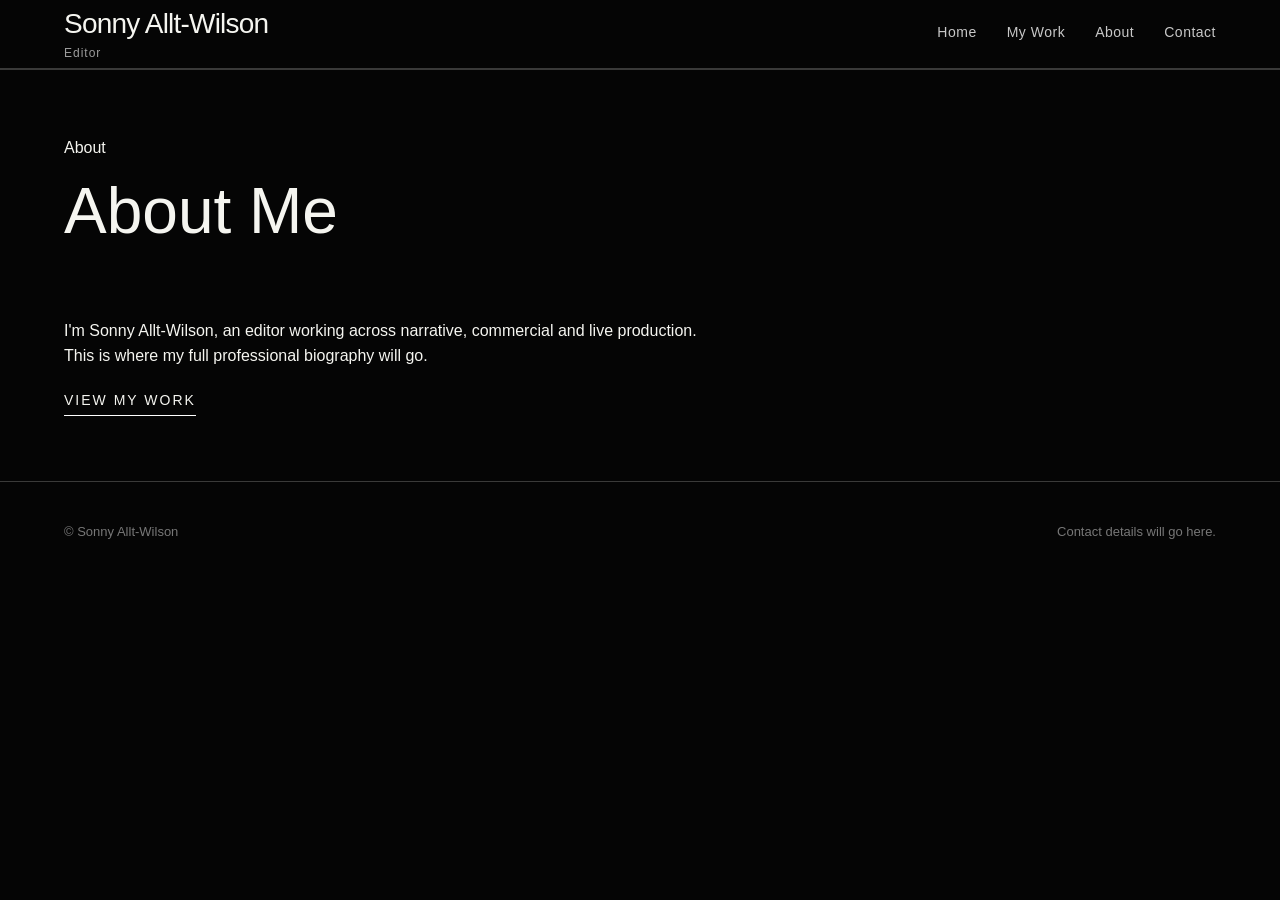
<file: about.html>
<!DOCTYPE html>
<html lang="en">

<head>
    <meta charset="UTF-8">
    <meta name="viewport" content="width=device-width, initial-scale=1.0">

    <title>About | Sonny Allt-Wilson</title>

    <link rel="stylesheet" href="css/style.css">
</head>

<body>

    <header class="site-header">

        <div>
            <h1>Sonny Allt-Wilson</h1>
            <p class="role">Editor</p>
        </div>

        <nav>
            <a href="index.html">Home</a>
            <a href="work.html">My Work</a>
            <a href="about.html">About</a>
            <a href="index.html#contact">Contact</a>
        </nav>

    </header>

    <main>

        <section class="about" id="about">

            <p class="section-label">About</p>

            <h2>About Me</h2>

            <p>
                I'm Sonny Allt-Wilson, an editor working across
                narrative, commercial and live production.
            </p>

            <p>
                This is where my full professional biography
                will go.
            </p>

            <a href="work.html" class="button">
                View My Work
            </a>

        </section>

    </main>

    <footer>

        <p>© Sonny Allt-Wilson</p>
        <p>Contact details will go here.</p>

    </footer>

</body>

</html>
</file>
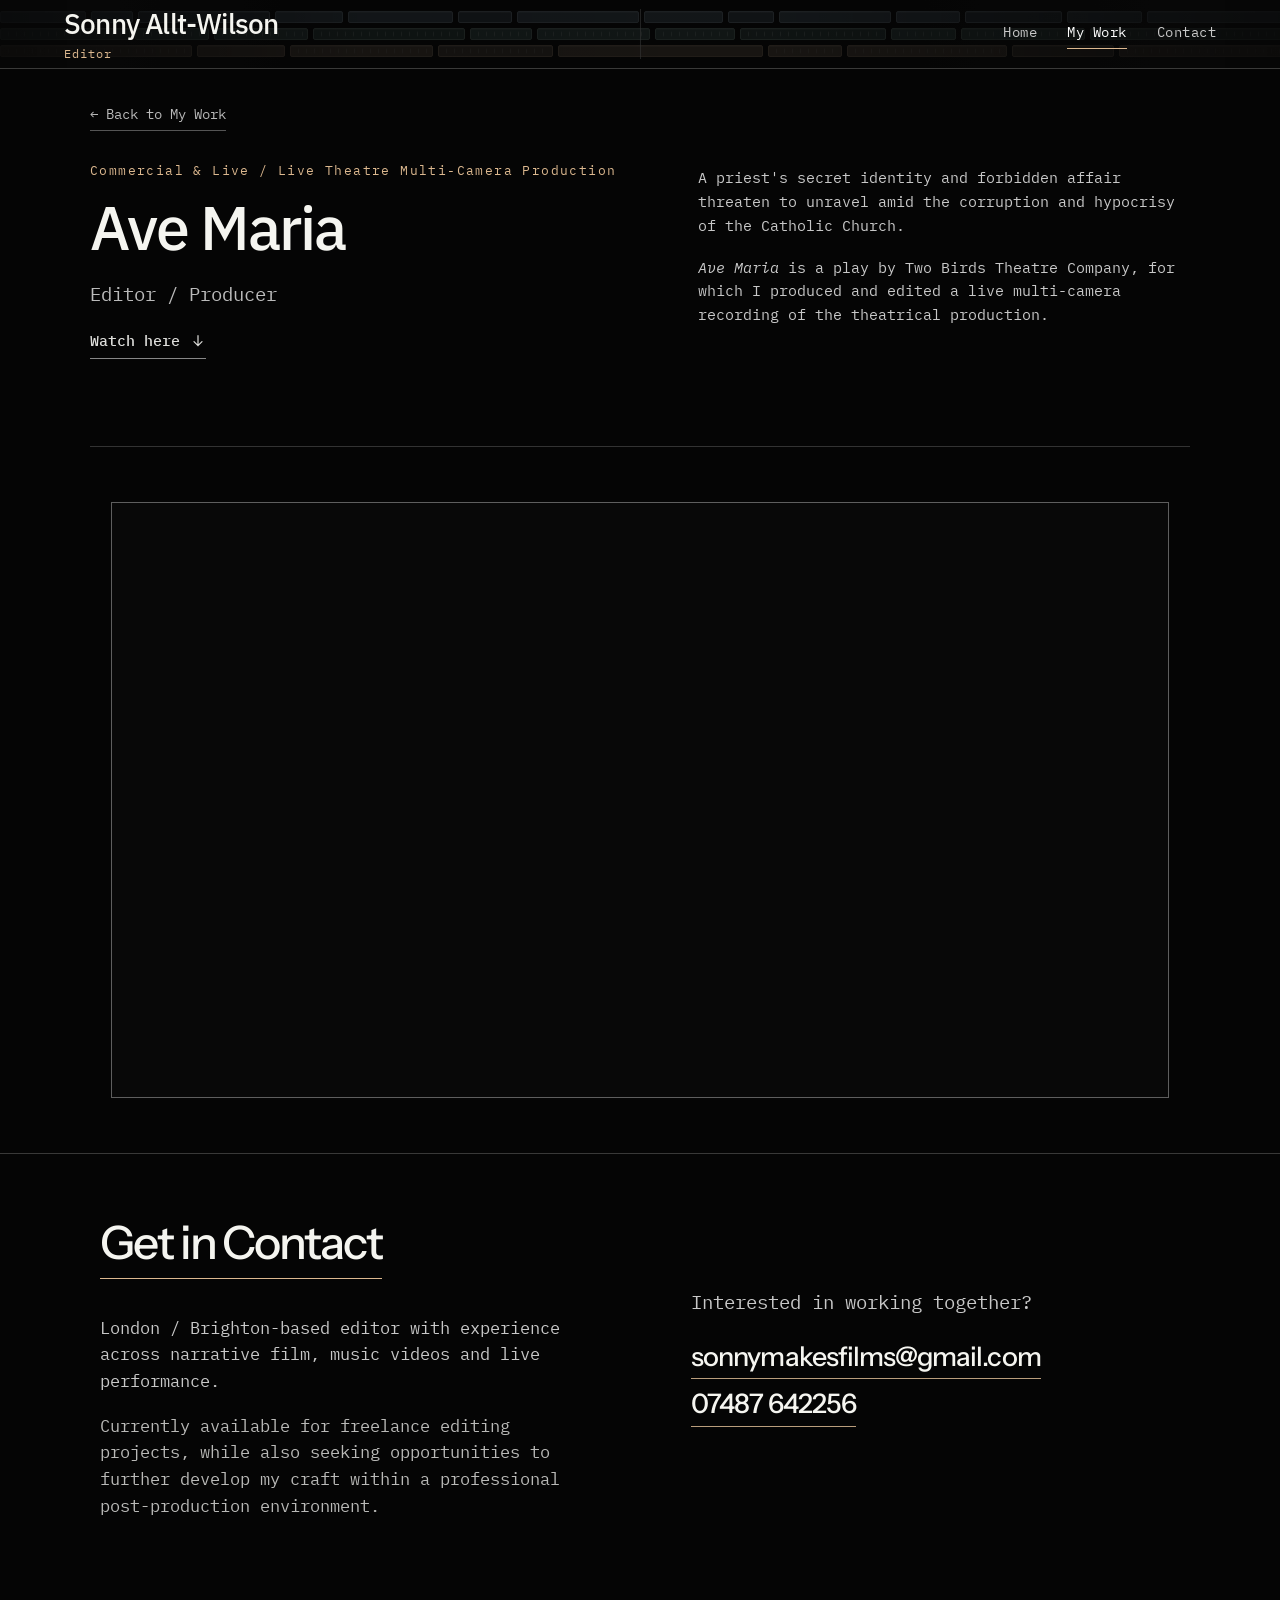
<file: projects/ave-maria.html>
<!DOCTYPE html>
<html lang="en"><head><link rel="preconnect" href="https://fonts.googleapis.com"><link rel="preconnect" href="https://fonts.gstatic.com" crossorigin><link rel="stylesheet" href="https://fonts.googleapis.com/css2?family=Instrument+Sans:ital,wght@0,400;0,500;1,500&display=swap"><meta charset="utf-8"/><meta content="width=device-width,initial-scale=1" name="viewport"/><title>Ave Maria | Sonny Allt-Wilson</title><meta content="Ave Maria — Live Theatre Multi-Camera Production. Editor / Producer. Work by Sonny Allt-Wilson." name="description"/><link href="../css/style.css" rel="stylesheet"/><link href="../css/project.css" rel="stylesheet"/><style>
/* Prevent fallback-font line wrapping from flashing during initial load. */
html:not(.project-font-ready) .project-intro,
html:not(.project-font-ready) .project-description { visibility: hidden !important; }
</style>
<script>
(function(){
  var done = function(){ document.documentElement.classList.add('project-font-ready'); };
  if (!document.fonts || !document.fonts.load) { done(); return; }
  Promise.all([
    document.fonts.load('400 16px "Instrument Sans"'),
    document.fonts.load('500 16px "Instrument Sans"'),
    document.fonts.load('italic 500 16px "Instrument Sans"')
  ]).then(done, done);
  setTimeout(done, 3000); // Never hide readable content indefinitely on a failed connection.
})();
</script>
<link rel="stylesheet" href="../css/clip-player.css"/>
<script defer src="../js/clip-player.js"></script>
<link rel="stylesheet" href="../css/project-contact.css"/>
</head>
<body class="project-page" id="top"><canvas aria-hidden="true" id="dust-canvas"></canvas>
<header class="site-header" id="site-header"><div class="header-identity"><h1><a href="../index.html">Sonny Allt-Wilson</a></h1><p class="role">Editor</p></div><nav aria-label="Main navigation"><a href="../index.html">Home</a><a class="is-active" href="../index.html#work">My Work</a><a href="../index.html#contact">Contact</a></nav></header>
<main class="project-main" id="top"><div class="project-inner">
<a class="project-back" href="../index.html#work">← Back to My Work</a>
<header class="project-intro"><p class="project-kicker">Commercial &amp; Live / Live Theatre Multi-Camera Production</p><h2>Ave Maria</h2><p class="project-credit">Editor / Producer</p><a class="project-watch-link" href="#watch-cinema">Watch here <svg aria-hidden="true" fill="none" stroke="currentColor" stroke-linecap="round" stroke-linejoin="round" stroke-width="1.8" viewbox="0 0 24 24"><path d="M12 4v15m-6-6 6 6 6-6"></path></svg></a></header>
<section aria-labelledby="description-title" class="project-description"><h3 id="description-title">About the project</h3><div class="project-prose"><p>A priest's secret identity and forbidden affair threaten to unravel amid the corruption and hypocrisy of the Catholic Church.</p><p><em>Ave Maria</em> is a play by Two Birds Theatre Company, for which I produced and edited a live multi-camera recording of the theatrical production.</p></div></section>
<section aria-labelledby="video-title" class="project-video-section"><div class="project-section-heading"><h3 id="video-title">Watch the film</h3><p>Film / selected scenes / trailer</p></div>
<!-- VIDEO: Replace the placeholder below with an iframe from Vimeo/YouTube OR a <video controls> element. See README. -->
<div aria-label="Cinema-style video player" class="project-cinema" id="watch-cinema"><div aria-hidden="true" class="project-cinema-floor"></div><div class="project-cinema-screen"><div class="project-video-frame"><div class="project-video-placeholder"><span aria-hidden="true" class="video-play">▶</span><strong>Your video goes here</strong><small>Embed your film, trailer or selected scenes</small></div></div></div><div aria-hidden="true" class="project-cinema-seating"><div class="project-cinema-seat-row project-cinema-seat-row-far-3"><span class="project-cinema-seat"></span><span class="project-cinema-seat"></span><span class="project-cinema-seat"></span><span class="project-cinema-seat"></span><span class="project-cinema-seat"></span><span class="project-cinema-seat"></span><span class="project-cinema-seat"></span><span class="project-cinema-seat"></span><span class="project-cinema-seat"></span><span class="project-cinema-seat"></span><span class="project-cinema-seat"></span><span class="project-cinema-seat"></span><span class="project-cinema-seat"></span><span class="project-cinema-seat"></span><span class="project-cinema-seat"></span><span class="project-cinema-seat"></span><span class="project-cinema-seat"></span><span class="project-cinema-seat"></span><span class="project-cinema-seat"></span><span class="project-cinema-seat"></span><span class="project-cinema-seat"></span><span class="project-cinema-seat"></span><span class="project-cinema-seat"></span><span class="project-cinema-seat"></span><span class="project-cinema-seat"></span><span class="project-cinema-seat"></span><span class="project-cinema-seat"></span><span class="project-cinema-seat"></span><span class="project-cinema-seat"></span><span class="project-cinema-seat"></span><span class="project-cinema-seat"></span><span class="project-cinema-seat"></span><span class="project-cinema-seat"></span><span class="project-cinema-seat"></span><span class="project-cinema-seat"></span></div><div class="project-cinema-seat-row project-cinema-seat-row-far-4"><span class="project-cinema-seat"></span><span class="project-cinema-seat"></span><span class="project-cinema-seat"></span><span class="project-cinema-seat"></span><span class="project-cinema-seat"></span><span class="project-cinema-seat"></span><span class="project-cinema-seat"></span><span class="project-cinema-seat"></span><span class="project-cinema-seat"></span><span class="project-cinema-seat"></span><span class="project-cinema-seat"></span><span class="project-cinema-seat"></span><span class="project-cinema-seat"></span><span class="project-cinema-seat"></span><span class="project-cinema-seat"></span><span class="project-cinema-seat"></span><span class="project-cinema-seat"></span><span class="project-cinema-seat"></span><span class="project-cinema-seat"></span><span class="project-cinema-seat"></span><span class="project-cinema-seat"></span><span class="project-cinema-seat"></span><span class="project-cinema-seat"></span><span class="project-cinema-seat"></span><span class="project-cinema-seat"></span><span class="project-cinema-seat"></span><span class="project-cinema-seat"></span><span class="project-cinema-seat"></span><span class="project-cinema-seat"></span><span class="project-cinema-seat"></span><span class="project-cinema-seat"></span><span class="project-cinema-seat"></span><span class="project-cinema-seat"></span><span class="project-cinema-seat"></span><span class="project-cinema-seat"></span></div><div class="project-cinema-seat-row project-cinema-seat-row-back"><span class="project-cinema-seat"></span><span class="project-cinema-seat"></span><span class="project-cinema-seat"></span><span class="project-cinema-seat"></span><span class="project-cinema-seat"></span><span class="project-cinema-seat"></span><span class="project-cinema-seat"></span><span class="project-cinema-seat"></span><span class="project-cinema-seat"></span><span class="project-cinema-seat"></span><span class="project-cinema-seat"></span><span class="project-cinema-seat"></span><span class="project-cinema-seat"></span><span class="project-cinema-seat"></span><span class="project-cinema-seat"></span><span class="project-cinema-seat"></span><span class="project-cinema-seat"></span><span class="project-cinema-seat"></span><span class="project-cinema-seat"></span><span class="project-cinema-seat"></span><span class="project-cinema-seat"></span><span class="project-cinema-seat"></span><span class="project-cinema-seat"></span><span class="project-cinema-seat"></span><span class="project-cinema-seat"></span><span class="project-cinema-seat"></span><span class="project-cinema-seat"></span><span class="project-cinema-seat"></span><span class="project-cinema-seat"></span><span class="project-cinema-seat"></span><span class="project-cinema-seat"></span><span class="project-cinema-seat"></span><span class="project-cinema-seat"></span><span class="project-cinema-seat"></span><span class="project-cinema-seat"></span></div><div class="project-cinema-seat-row project-cinema-seat-row-back-mid"><span class="project-cinema-seat"></span><span class="project-cinema-seat"></span><span class="project-cinema-seat"></span><span class="project-cinema-seat"></span><span class="project-cinema-seat"></span><span class="project-cinema-seat"></span><span class="project-cinema-seat"></span><span class="project-cinema-seat"></span><span class="project-cinema-seat"></span><span class="project-cinema-seat"></span><span class="project-cinema-seat"></span><span class="project-cinema-seat"></span><span class="project-cinema-seat"></span><span class="project-cinema-seat"></span><span class="project-cinema-seat"></span><span class="project-cinema-seat"></span><span class="project-cinema-seat"></span><span class="project-cinema-seat"></span><span class="project-cinema-seat"></span><span class="project-cinema-seat"></span><span class="project-cinema-seat"></span><span class="project-cinema-seat"></span><span class="project-cinema-seat"></span><span class="project-cinema-seat"></span><span class="project-cinema-seat"></span><span class="project-cinema-seat"></span><span class="project-cinema-seat"></span><span class="project-cinema-seat"></span><span class="project-cinema-seat"></span><span class="project-cinema-seat"></span><span class="project-cinema-seat"></span><span class="project-cinema-seat"></span><span class="project-cinema-seat"></span><span class="project-cinema-seat"></span><span class="project-cinema-seat"></span></div><div class="project-cinema-seat-row project-cinema-seat-row-mid"><span class="project-cinema-seat"></span><span class="project-cinema-seat"></span><span class="project-cinema-seat"></span><span class="project-cinema-seat"></span><span class="project-cinema-seat"></span><span class="project-cinema-seat"></span><span class="project-cinema-seat"></span><span class="project-cinema-seat"></span><span class="project-cinema-seat"></span><span class="project-cinema-seat"></span><span class="project-cinema-seat"></span><span class="project-cinema-seat"></span><span class="project-cinema-seat"></span><span class="project-cinema-seat"></span><span class="project-cinema-seat"></span><span class="project-cinema-seat"></span><span class="project-cinema-seat"></span><span class="project-cinema-seat"></span><span class="project-cinema-seat"></span><span class="project-cinema-seat"></span><span class="project-cinema-seat"></span><span class="project-cinema-seat"></span><span class="project-cinema-seat"></span><span class="project-cinema-seat"></span><span class="project-cinema-seat"></span><span class="project-cinema-seat"></span><span class="project-cinema-seat"></span><span class="project-cinema-seat"></span><span class="project-cinema-seat"></span><span class="project-cinema-seat"></span><span class="project-cinema-seat"></span><span class="project-cinema-seat"></span><span class="project-cinema-seat"></span><span class="project-cinema-seat"></span><span class="project-cinema-seat"></span></div><div class="project-cinema-seat-row project-cinema-seat-row-front-mid"><span class="project-cinema-seat"></span><span class="project-cinema-seat"></span><span class="project-cinema-seat"></span><span class="project-cinema-seat"></span><span class="project-cinema-seat"></span><span class="project-cinema-seat"></span><span class="project-cinema-seat"></span><span class="project-cinema-seat"></span><span class="project-cinema-seat"></span><span class="project-cinema-seat"></span><span class="project-cinema-seat"></span><span class="project-cinema-seat"></span><span class="project-cinema-seat"></span><span class="project-cinema-seat"></span><span class="project-cinema-seat"></span><span class="project-cinema-seat"></span><span class="project-cinema-seat"></span><span class="project-cinema-seat"></span><span class="project-cinema-seat"></span><span class="project-cinema-seat"></span><span class="project-cinema-seat"></span><span class="project-cinema-seat"></span><span class="project-cinema-seat"></span><span class="project-cinema-seat"></span><span class="project-cinema-seat"></span><span class="project-cinema-seat"></span><span class="project-cinema-seat"></span><span class="project-cinema-seat"></span><span class="project-cinema-seat"></span><span class="project-cinema-seat"></span><span class="project-cinema-seat"></span><span class="project-cinema-seat"></span><span class="project-cinema-seat"></span><span class="project-cinema-seat"></span><span class="project-cinema-seat"></span></div><div class="project-cinema-seat-row project-cinema-seat-row-front"><span class="project-cinema-seat"></span><span class="project-cinema-seat"></span><span class="project-cinema-seat"></span><span class="project-cinema-seat"></span><span class="project-cinema-seat"></span><span class="project-cinema-seat"></span><span class="project-cinema-seat"></span><span class="project-cinema-seat"></span><span class="project-cinema-seat"></span><span class="project-cinema-seat"></span><span class="project-cinema-seat"></span><span class="project-cinema-seat"></span><span class="project-cinema-seat"></span><span class="project-cinema-seat"></span><span class="project-cinema-seat"></span><span class="project-cinema-seat"></span><span class="project-cinema-seat"></span><span class="project-cinema-seat"></span><span class="project-cinema-seat"></span><span class="project-cinema-seat"></span><span class="project-cinema-seat"></span><span class="project-cinema-seat"></span><span class="project-cinema-seat"></span><span class="project-cinema-seat"></span><span class="project-cinema-seat"></span><span class="project-cinema-seat"></span><span class="project-cinema-seat"></span><span class="project-cinema-seat"></span><span class="project-cinema-seat"></span><span class="project-cinema-seat"></span><span class="project-cinema-seat"></span><span class="project-cinema-seat"></span><span class="project-cinema-seat"></span><span class="project-cinema-seat"></span><span class="project-cinema-seat"></span></div></div><a aria-label="Back to top" class="cinema-back-to-top" href="#top" title="Back to top">↑</a></div></section>
</div></main>
<section class="project-contact" id="contact" aria-labelledby="project-contact-title">
  <div class="contact-grid">
    <div class="contact-heading">
      <h2 id="project-contact-title">Get in Contact</h2>
      <p class="contact-availability">London / Brighton-based editor with experience across narrative film, music videos and live performance.</p>
      <p class="contact-availability">Currently available for freelance editing projects, while also seeking opportunities to further develop my craft within a professional post-production environment.</p>
    </div>
    <div class="contact-details">
      <p class="contact-intro">Interested in working together?</p>
      <div class="contact-links">
        <a href="mailto:sonnymakesfilms@gmail.com">sonnymakesfilms@gmail.com</a>
        <a href="tel:+447487642256">07487 642256</a>
      </div>
    </div>
  </div>
</section>
<footer><p>© Sonny Allt-Wilson</p></footer>
<script defer="" src="../js/shared.js"></script><script defer="" src="../js/project.js"></script>

<script>
// Returning to the homepage should not replay its entrance reveals.
document.addEventListener('click', function(event) {
  const anchor = event.target.closest('a[href]');
  if (!anchor) return;
  const destination = new URL(anchor.href, location.href);
  if (destination.pathname.endsWith('/index.html') || (destination.pathname.endsWith('/') && anchor.getAttribute('href').includes('index'))) {
    sessionStorage.setItem('portfolioReturningFromProject', '1');
  }
}, true);
</script>
<script>
/* Commercial projects return to the Commercial & Live Work carousel framing. */
(function () {
  var link = document.querySelector('.project-back');
  if (!link) return;
  link.setAttribute('href', '../index.html#commercial-work');
  link.addEventListener('click', function (event) {
    if (event.button !== 0 || event.ctrlKey || event.metaKey || event.shiftKey || event.altKey) return;
    try { sessionStorage.setItem('portfolioReturnCarousel', 'commercial'); } catch (_) {}
  }, true);
})();
</script>
</body></html>
</file>
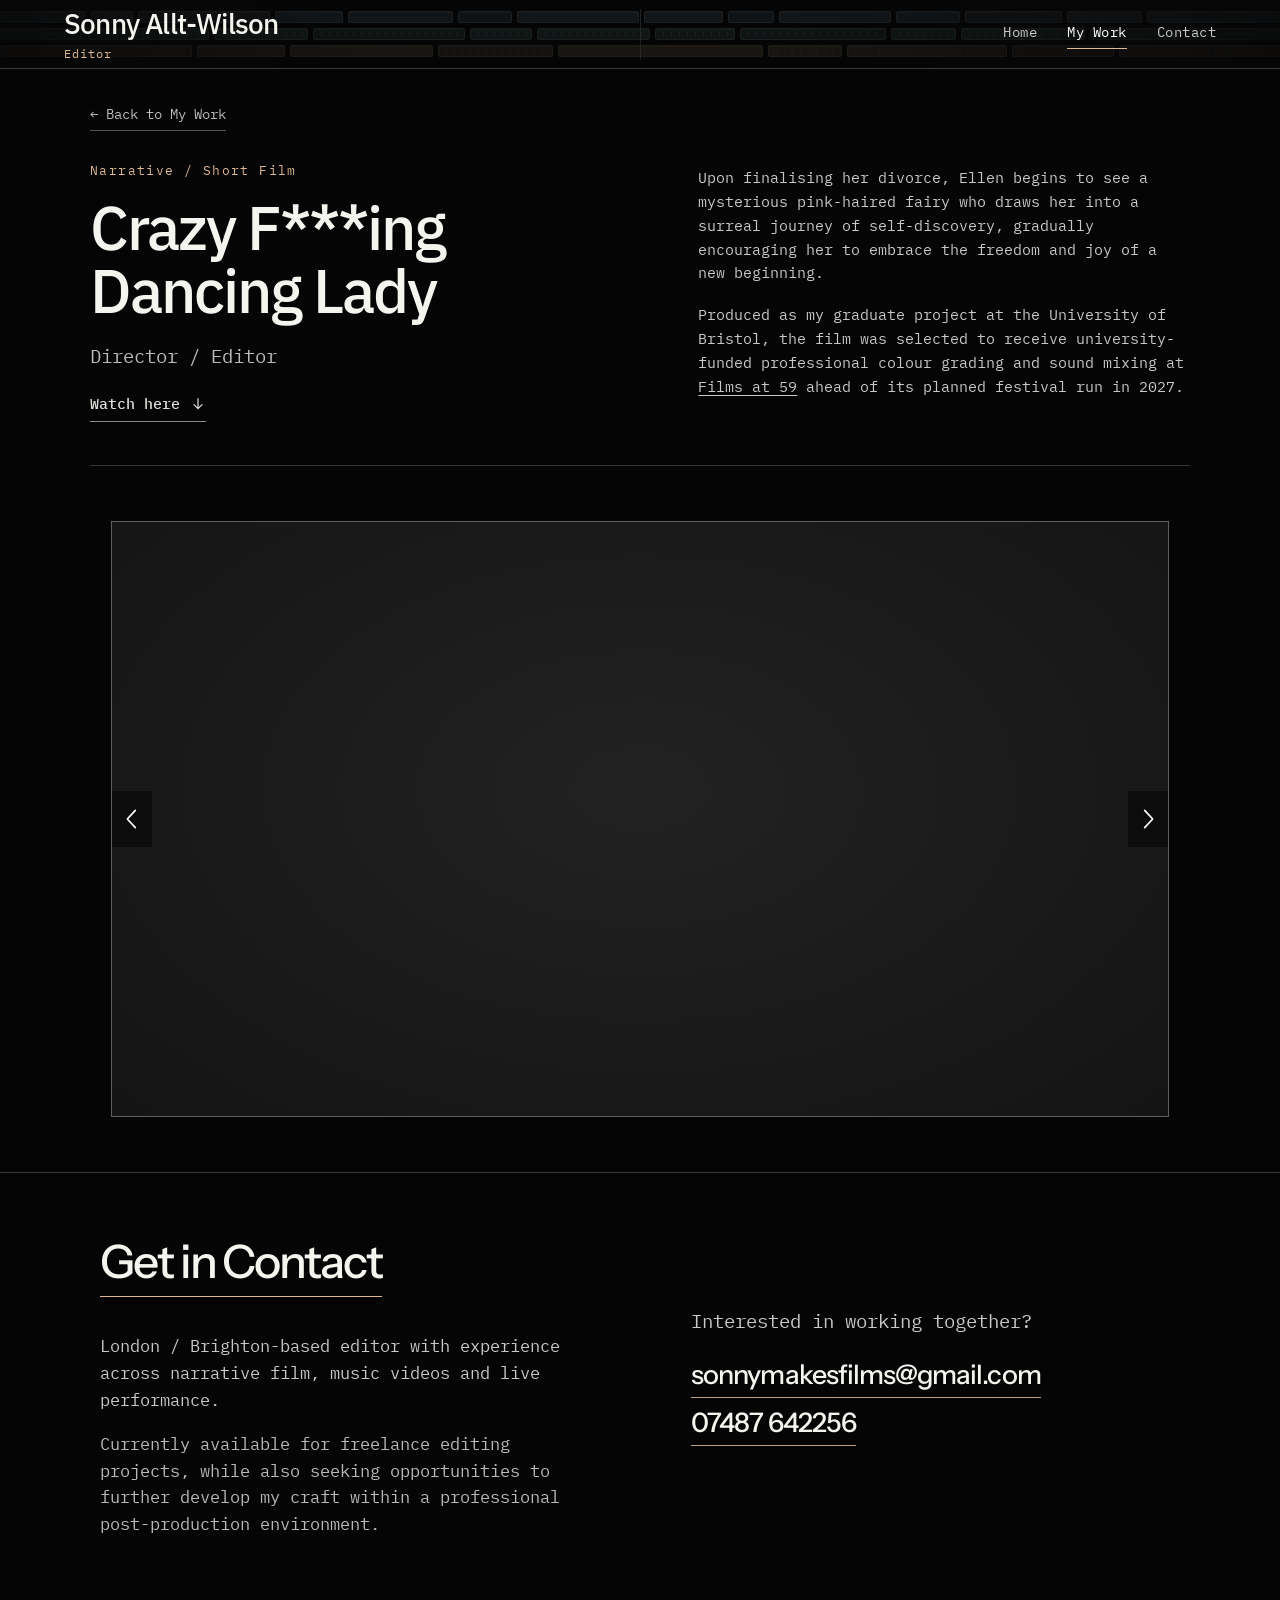
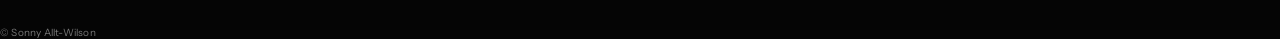
<file: projects/crazy-fxcking-dancing-lady.html>
<!DOCTYPE html>
<html lang="en"><head><link rel="preconnect" href="https://fonts.googleapis.com"><link rel="preconnect" href="https://fonts.gstatic.com" crossorigin><link rel="stylesheet" href="https://fonts.googleapis.com/css2?family=Instrument+Sans:ital,wght@0,400;0,500;1,500&display=swap"><meta charset="utf-8"/><meta content="width=device-width,initial-scale=1" name="viewport"/><title>Crazy F***ing Dancing Lady | Sonny Allt-Wilson</title><meta content="Crazy F***ing Dancing Lady — Short Film. Editor / Writer-Director. Work by Sonny Allt-Wilson." name="description"/><link href="../css/style.css" rel="stylesheet"/><link href="../css/project.css" rel="stylesheet"/><style>
/* Prevent fallback-font line wrapping from flashing during initial load. */
html:not(.project-font-ready) .project-intro,
html:not(.project-font-ready) .project-description { visibility: hidden !important; }
</style>
<script>
(function(){
  var done = function(){ document.documentElement.classList.add('project-font-ready'); };
  if (!document.fonts || !document.fonts.load) { done(); return; }
  Promise.all([
    document.fonts.load('400 16px "Instrument Sans"'),
    document.fonts.load('500 16px "Instrument Sans"'),
    document.fonts.load('italic 500 16px "Instrument Sans"')
  ]).then(done, done);
  setTimeout(done, 3000); // Never hide readable content indefinitely on a failed connection.
})();
</script>
<style>
/* Keep deliberately wide chair rows from causing a horizontal page scrollbar. */
body.project-page { overflow-x: clip; }

/* CFDL player: centred play overlay and transparent, unobtrusive controls. */
.project-page .cfdl-player { position:relative; background:#111; isolation:isolate; }
.project-page .cfdl-clip-title { position:absolute; z-index:4; top:24px; left:28px; max-width:calc(100% - 56px); color:#f5f5f0; font:500 clamp(15px,1.5vw,21px)/1.25 'IBM Plex Mono',monospace; text-shadow:0 2px 12px rgba(0,0,0,.85); pointer-events:none; opacity:1; transition:opacity 420ms ease; }
.project-page .cfdl-player.has-started .cfdl-clip-title, .project-page .cfdl-player.is-empty .cfdl-clip-title { opacity:0; }
@media(max-width:500px) { .project-page .cfdl-clip-title { top:14px; left:16px; max-width:calc(100% - 32px); font-size:14px; } }
@media(prefers-reduced-motion:reduce) { .project-page .cfdl-clip-title { transition:none; } }
.project-page .cfdl-player video { display:block; width:100%; height:100%; object-fit:contain; background:#111; }
.project-page .cfdl-player button { font-family:inherit; cursor:pointer; color:#fff; border:0; }
.project-page .cfdl-big-play { position:absolute; left:50%; top:50%; transform:translate(-50%,-50%); z-index:2; display:grid; place-items:center; width:70px; height:70px; border-radius:50%; background:rgba(0,0,0,.38); backdrop-filter:blur(3px); transition:background .2s, opacity .2s; }
.project-page .cfdl-big-play svg { width:31px; height:31px; margin-left:4px; }
.project-page .cfdl-big-play:hover { background:rgba(0,0,0,.62); }
.project-page .cfdl-player.is-playing .cfdl-big-play { opacity:0; pointer-events:none; }
.project-page .cfdl-controls { position:absolute; z-index:3; left:0; right:0; bottom:0; display:flex; align-items:center; gap:10px; box-sizing:border-box; padding:13px 13px 10px; color:#fff; background:linear-gradient(transparent,rgba(0,0,0,.22)); opacity:1; transition:opacity .2s; }
.project-page .cfdl-player.is-playing:not(:hover):not(:focus-within) .cfdl-controls { opacity:0; pointer-events:none; }
.project-page .cfdl-controls button { display:grid; place-items:center; padding:2px; flex:0 0 25px; height:28px; background:transparent; opacity:.9; }
.project-page .cfdl-controls button:hover { opacity:1; }
.project-page .cfdl-controls button svg { width:20px; height:20px; }
.project-page .cfdl-time { font:12px/1.2 "Instrument Sans",Arial,sans-serif; white-space:nowrap; text-shadow:0 1px 3px #000; }
.project-page .cfdl-seek { min-width:0; flex:1; height:16px; cursor:pointer; appearance:none; -webkit-appearance:none; background:transparent; --cfdl-progress:0%; }
.project-page .cfdl-seek::-webkit-slider-runnable-track { height:3px; border-radius:5px; background:linear-gradient(to right,#fff var(--cfdl-progress),rgba(255,255,255,.4) var(--cfdl-progress)); }
.project-page .cfdl-seek::-moz-range-track { height:3px; border-radius:5px; background:rgba(255,255,255,.4); }
.project-page .cfdl-seek::-moz-range-progress { height:3px; border-radius:5px; background:#fff; }
.project-page .cfdl-seek::-webkit-slider-thumb { appearance:none; -webkit-appearance:none; width:11px; height:11px; margin-top:-4px; border:0; border-radius:50%; background:#fff; }
.project-page .cfdl-seek::-moz-range-thumb { width:11px; height:11px; border:0; border-radius:50%; background:#fff; }
.project-page .cfdl-player button:focus-visible,.project-page .cfdl-seek:focus-visible { outline:2px solid #fff; outline-offset:2px; }
@media(max-width:500px) { .project-page .cfdl-big-play { width:52px;height:52px; } .project-page .cfdl-controls { gap:5px; padding:8px 6px 6px; } .project-page .cfdl-time { font-size:10px; } }

/* Cinema clip navigation: positioned outside the existing screen, not the seating. */
.project-page .cfdl-clip-arrow {
 position:absolute; z-index:12; top:171px; width:34px; height:50px;
 display:flex; align-items:center; justify-content:center;
 color:rgba(255,255,255,.85); background:transparent; border:0;
 cursor:pointer; transform:translateY(-50%); transition:color .2s, background .2s;
}
.project-page .cfdl-clip-arrow:hover { color:#fff; background:rgba(255,255,255,.08); }
.project-page .cfdl-clip-arrow:focus-visible { outline:2px solid #fff; outline-offset:2px; }
.project-page .cfdl-clip-arrow svg { width:22px; height:34px; stroke:currentColor; stroke-width:1.5; fill:none; stroke-linecap:round; stroke-linejoin:round; }
.project-page .cfdl-clip-prev { left:-45px; }
.project-page .cfdl-clip-next { right:-45px; }
.project-page .cfdl-clip-empty { position:absolute; inset:0; display:grid; place-items:center; padding:20px; text-align:center; color:#bbb; background:#141414; font-size:14px; line-height:1.6; }
.project-page .cfdl-player.is-empty video, .project-page .cfdl-player.is-empty .cfdl-big-play, .project-page .cfdl-player.is-empty .cfdl-controls { display:none; }
.project-page .cfdl-clip-empty[hidden] { display:none; }
@media (max-width:800px) {
 .project-page .cfdl-clip-prev { left:-35px; }
 .project-page .cfdl-clip-next { right:-35px; }
 .project-page .cfdl-clip-arrow { width:30px; }
}
@media (max-width:520px) {
 .project-page .cfdl-clip-prev { left:-21px; }
 .project-page .cfdl-clip-next { right:-21px; }
 .project-page .cfdl-clip-arrow { width:22px; background:rgba(0,0,0,.3); }
 .project-page .cfdl-clip-arrow svg { width:17px; }
}
</style>
<style>
/* YouTube is the thumbnail and player: no custom video-title or play overlay. */
#cfdl-player .cfdl-clip-title, #cfdl-player .cfdl-big-play,
#cfdl-player .cfdl-controls { display:none !important; }
#cfdl-player { position:relative; aspect-ratio:16/9; overflow:hidden; }
#cfdl-player iframe { display:block; width:100%; height:100%; }
</style>
<link rel="stylesheet" href="../css/project-contact.css"/>
</head>
<body class="project-page" id="top"><canvas aria-hidden="true" id="dust-canvas"></canvas>
<header class="site-header" id="site-header"><div class="header-identity"><h1><a href="../index.html">Sonny Allt-Wilson</a></h1><p class="role">Editor</p></div><nav aria-label="Main navigation"><a href="../index.html">Home</a><a class="is-active" href="../index.html#work">My Work</a><a href="../index.html#contact">Contact</a></nav></header>
<main class="project-main" id="top"><div class="project-inner">
<a class="project-back" href="../index.html#work">← Back to My Work</a>
<header class="project-intro"><p class="project-kicker">Narrative / Short Film</p><h2 class="project-title-long">Crazy F***ing Dancing Lady</h2><p class="project-credit">Director / Editor</p><a class="project-watch-link" href="#watch-cinema">Watch here <svg aria-hidden="true" fill="none" stroke="currentColor" stroke-linecap="round" stroke-linejoin="round" stroke-width="1.8" viewbox="0 0 24 24"><path d="M12 4v15m-6-6 6 6 6-6"></path></svg></a></header>
<section aria-labelledby="description-title" class="project-description"><h3 id="description-title">About the project</h3><div class="project-prose"><p>Upon finalising her divorce, Ellen begins to see a mysterious pink-haired fairy who draws her into a surreal journey of self-discovery, gradually encouraging her to embrace the freedom and joy of a new beginning.</p><p>Produced as my graduate project at the University of Bristol, the film was selected to receive university-funded professional colour grading and sound mixing at <a href="https://filmsat59.com/post-production/" rel="noopener noreferrer" style="text-decoration: underline; text-underline-offset: 3px;" target="_blank">Films at 59</a> ahead of its planned festival run in 2027.</p></div></section>
<section aria-labelledby="video-title" class="project-video-section"><div class="project-section-heading"><h3 id="video-title">Watch the film</h3><p>Film / selected scenes / trailer</p></div>
<!-- CFDL cinema player: local MP4 and custom poster image. -->
<div aria-label="Cinema-style video player" class="project-cinema" id="watch-cinema"><div aria-hidden="true" class="project-cinema-floor"></div><button type="button" class="cfdl-clip-arrow cfdl-clip-prev" aria-label="Previous scene" title="Previous scene"><svg viewBox="0 0 24 36" aria-hidden="true"><path d="M17 5 5 18l12 13"/></svg></button>
<div class="project-cinema-screen"><div class="project-video-frame cfdl-player" id="cfdl-player">
<iframe id="cfdl-youtube" title="Packing up the Past — YouTube player" src="https://www.youtube-nocookie.com/embed/Jw4__N8PG1k?playsinline=1&amp;rel=0" allow="accelerometer; autoplay; clipboard-write; encrypted-media; gyroscope; picture-in-picture; web-share" referrerpolicy="strict-origin-when-cross-origin" allowfullscreen style="display:block;position:absolute;inset:0;width:100%;height:100%;border:0;"></iframe></div></div>
<button type="button" class="cfdl-clip-arrow cfdl-clip-next" aria-label="Next scene" title="Next scene"><svg viewBox="0 0 24 36" aria-hidden="true"><path d="m7 5 12 13L7 31"/></svg></button>
<div aria-hidden="true" class="project-cinema-seating"><div class="project-cinema-seat-row project-cinema-seat-row-far-3"><span class="project-cinema-seat"></span><span class="project-cinema-seat"></span><span class="project-cinema-seat"></span><span class="project-cinema-seat"></span><span class="project-cinema-seat"></span><span class="project-cinema-seat"></span><span class="project-cinema-seat"></span><span class="project-cinema-seat"></span><span class="project-cinema-seat"></span><span class="project-cinema-seat"></span><span class="project-cinema-seat"></span><span class="project-cinema-seat"></span><span class="project-cinema-seat"></span><span class="project-cinema-seat"></span><span class="project-cinema-seat"></span><span class="project-cinema-seat"></span><span class="project-cinema-seat"></span><span class="project-cinema-seat"></span><span class="project-cinema-seat"></span><span class="project-cinema-seat"></span><span class="project-cinema-seat"></span><span class="project-cinema-seat"></span><span class="project-cinema-seat"></span><span class="project-cinema-seat"></span><span class="project-cinema-seat"></span><span class="project-cinema-seat"></span><span class="project-cinema-seat"></span><span class="project-cinema-seat"></span><span class="project-cinema-seat"></span><span class="project-cinema-seat"></span><span class="project-cinema-seat"></span><span class="project-cinema-seat"></span><span class="project-cinema-seat"></span><span class="project-cinema-seat"></span><span class="project-cinema-seat"></span></div><div class="project-cinema-seat-row project-cinema-seat-row-far-4"><span class="project-cinema-seat"></span><span class="project-cinema-seat"></span><span class="project-cinema-seat"></span><span class="project-cinema-seat"></span><span class="project-cinema-seat"></span><span class="project-cinema-seat"></span><span class="project-cinema-seat"></span><span class="project-cinema-seat"></span><span class="project-cinema-seat"></span><span class="project-cinema-seat"></span><span class="project-cinema-seat"></span><span class="project-cinema-seat"></span><span class="project-cinema-seat"></span><span class="project-cinema-seat"></span><span class="project-cinema-seat"></span><span class="project-cinema-seat"></span><span class="project-cinema-seat"></span><span class="project-cinema-seat"></span><span class="project-cinema-seat"></span><span class="project-cinema-seat"></span><span class="project-cinema-seat"></span><span class="project-cinema-seat"></span><span class="project-cinema-seat"></span><span class="project-cinema-seat"></span><span class="project-cinema-seat"></span><span class="project-cinema-seat"></span><span class="project-cinema-seat"></span><span class="project-cinema-seat"></span><span class="project-cinema-seat"></span><span class="project-cinema-seat"></span><span class="project-cinema-seat"></span><span class="project-cinema-seat"></span><span class="project-cinema-seat"></span><span class="project-cinema-seat"></span><span class="project-cinema-seat"></span></div><div class="project-cinema-seat-row project-cinema-seat-row-back"><span class="project-cinema-seat"></span><span class="project-cinema-seat"></span><span class="project-cinema-seat"></span><span class="project-cinema-seat"></span><span class="project-cinema-seat"></span><span class="project-cinema-seat"></span><span class="project-cinema-seat"></span><span class="project-cinema-seat"></span><span class="project-cinema-seat"></span><span class="project-cinema-seat"></span><span class="project-cinema-seat"></span><span class="project-cinema-seat"></span><span class="project-cinema-seat"></span><span class="project-cinema-seat"></span><span class="project-cinema-seat"></span><span class="project-cinema-seat"></span><span class="project-cinema-seat"></span><span class="project-cinema-seat"></span><span class="project-cinema-seat"></span><span class="project-cinema-seat"></span><span class="project-cinema-seat"></span><span class="project-cinema-seat"></span><span class="project-cinema-seat"></span><span class="project-cinema-seat"></span><span class="project-cinema-seat"></span><span class="project-cinema-seat"></span><span class="project-cinema-seat"></span><span class="project-cinema-seat"></span><span class="project-cinema-seat"></span><span class="project-cinema-seat"></span><span class="project-cinema-seat"></span><span class="project-cinema-seat"></span><span class="project-cinema-seat"></span><span class="project-cinema-seat"></span><span class="project-cinema-seat"></span></div><div class="project-cinema-seat-row project-cinema-seat-row-back-mid"><span class="project-cinema-seat"></span><span class="project-cinema-seat"></span><span class="project-cinema-seat"></span><span class="project-cinema-seat"></span><span class="project-cinema-seat"></span><span class="project-cinema-seat"></span><span class="project-cinema-seat"></span><span class="project-cinema-seat"></span><span class="project-cinema-seat"></span><span class="project-cinema-seat"></span><span class="project-cinema-seat"></span><span class="project-cinema-seat"></span><span class="project-cinema-seat"></span><span class="project-cinema-seat"></span><span class="project-cinema-seat"></span><span class="project-cinema-seat"></span><span class="project-cinema-seat"></span><span class="project-cinema-seat"></span><span class="project-cinema-seat"></span><span class="project-cinema-seat"></span><span class="project-cinema-seat"></span><span class="project-cinema-seat"></span><span class="project-cinema-seat"></span><span class="project-cinema-seat"></span><span class="project-cinema-seat"></span><span class="project-cinema-seat"></span><span class="project-cinema-seat"></span><span class="project-cinema-seat"></span><span class="project-cinema-seat"></span><span class="project-cinema-seat"></span><span class="project-cinema-seat"></span><span class="project-cinema-seat"></span><span class="project-cinema-seat"></span><span class="project-cinema-seat"></span><span class="project-cinema-seat"></span></div><div class="project-cinema-seat-row project-cinema-seat-row-mid"><span class="project-cinema-seat"></span><span class="project-cinema-seat"></span><span class="project-cinema-seat"></span><span class="project-cinema-seat"></span><span class="project-cinema-seat"></span><span class="project-cinema-seat"></span><span class="project-cinema-seat"></span><span class="project-cinema-seat"></span><span class="project-cinema-seat"></span><span class="project-cinema-seat"></span><span class="project-cinema-seat"></span><span class="project-cinema-seat"></span><span class="project-cinema-seat"></span><span class="project-cinema-seat"></span><span class="project-cinema-seat"></span><span class="project-cinema-seat"></span><span class="project-cinema-seat"></span><span class="project-cinema-seat"></span><span class="project-cinema-seat"></span><span class="project-cinema-seat"></span><span class="project-cinema-seat"></span><span class="project-cinema-seat"></span><span class="project-cinema-seat"></span><span class="project-cinema-seat"></span><span class="project-cinema-seat"></span><span class="project-cinema-seat"></span><span class="project-cinema-seat"></span><span class="project-cinema-seat"></span><span class="project-cinema-seat"></span><span class="project-cinema-seat"></span><span class="project-cinema-seat"></span><span class="project-cinema-seat"></span><span class="project-cinema-seat"></span><span class="project-cinema-seat"></span><span class="project-cinema-seat"></span></div><div class="project-cinema-seat-row project-cinema-seat-row-front-mid"><span class="project-cinema-seat"></span><span class="project-cinema-seat"></span><span class="project-cinema-seat"></span><span class="project-cinema-seat"></span><span class="project-cinema-seat"></span><span class="project-cinema-seat"></span><span class="project-cinema-seat"></span><span class="project-cinema-seat"></span><span class="project-cinema-seat"></span><span class="project-cinema-seat"></span><span class="project-cinema-seat"></span><span class="project-cinema-seat"></span><span class="project-cinema-seat"></span><span class="project-cinema-seat"></span><span class="project-cinema-seat"></span><span class="project-cinema-seat"></span><span class="project-cinema-seat"></span><span class="project-cinema-seat"></span><span class="project-cinema-seat"></span><span class="project-cinema-seat"></span><span class="project-cinema-seat"></span><span class="project-cinema-seat"></span><span class="project-cinema-seat"></span><span class="project-cinema-seat"></span><span class="project-cinema-seat"></span><span class="project-cinema-seat"></span><span class="project-cinema-seat"></span><span class="project-cinema-seat"></span><span class="project-cinema-seat"></span><span class="project-cinema-seat"></span><span class="project-cinema-seat"></span><span class="project-cinema-seat"></span><span class="project-cinema-seat"></span><span class="project-cinema-seat"></span><span class="project-cinema-seat"></span></div><div class="project-cinema-seat-row project-cinema-seat-row-front"><span class="project-cinema-seat"></span><span class="project-cinema-seat"></span><span class="project-cinema-seat"></span><span class="project-cinema-seat"></span><span class="project-cinema-seat"></span><span class="project-cinema-seat"></span><span class="project-cinema-seat"></span><span class="project-cinema-seat"></span><span class="project-cinema-seat"></span><span class="project-cinema-seat"></span><span class="project-cinema-seat"></span><span class="project-cinema-seat"></span><span class="project-cinema-seat"></span><span class="project-cinema-seat"></span><span class="project-cinema-seat"></span><span class="project-cinema-seat"></span><span class="project-cinema-seat"></span><span class="project-cinema-seat"></span><span class="project-cinema-seat"></span><span class="project-cinema-seat"></span><span class="project-cinema-seat"></span><span class="project-cinema-seat"></span><span class="project-cinema-seat"></span><span class="project-cinema-seat"></span><span class="project-cinema-seat"></span><span class="project-cinema-seat"></span><span class="project-cinema-seat"></span><span class="project-cinema-seat"></span><span class="project-cinema-seat"></span><span class="project-cinema-seat"></span><span class="project-cinema-seat"></span><span class="project-cinema-seat"></span><span class="project-cinema-seat"></span><span class="project-cinema-seat"></span><span class="project-cinema-seat"></span></div></div><a aria-label="Back to top" class="cinema-back-to-top" href="#top" title="Back to top">↑</a></div></section>
</div></main>
<section class="project-contact" id="contact" aria-labelledby="project-contact-title">
  <div class="contact-grid">
    <div class="contact-heading">
      <h2 id="project-contact-title">Get in Contact</h2>
      <p class="contact-availability">London / Brighton-based editor with experience across narrative film, music videos and live performance.</p>
      <p class="contact-availability">Currently available for freelance editing projects, while also seeking opportunities to further develop my craft within a professional post-production environment.</p>
    </div>
    <div class="contact-details">
      <p class="contact-intro">Interested in working together?</p>
      <div class="contact-links">
        <a href="mailto:sonnymakesfilms@gmail.com">sonnymakesfilms@gmail.com</a>
        <a href="tel:+447487642256">07487 642256</a>
      </div>
    </div>
  </div>
</section>
<footer><p>© Sonny Allt-Wilson</p></footer>
<script defer="" src="../js/shared.js"></script><script defer="" src="../js/project.js"></script>
<script>
/* Native YouTube embeds: show YouTube's thumbnail and player immediately.
   Keep the existing scene arrows, and stop playback when selecting a new scene. */
(()=>{
  const cinema=document.getElementById('watch-cinema');
  const frame=document.getElementById('cfdl-youtube');
  if(!cinema||!frame)return;
  const clips=[
    ['Jw4__N8PG1k','Packing up the Past'],
    ['bunPIV8kouo','Ellen sees a Fairy'],
    ['7sN3HgRxIRE','Time to Dance'],
    ['QpnfcELBQUQ','Searching for her Fairy']
  ];
  let index=0;
  const select=(step)=>{
    index=(index+step+clips.length)%clips.length;
    const [id,title]=clips[index];
    frame.title=title+' — YouTube player';
    frame.src='https://www.youtube-nocookie.com/embed/'+encodeURIComponent(id)+'?playsinline=1&rel=0';
  };
  cinema.querySelector('.cfdl-clip-prev')?.addEventListener('click',()=>select(-1));
  cinema.querySelector('.cfdl-clip-next')?.addEventListener('click',()=>select(1));
  const align=()=>{
    if(!matchMedia('(max-width: 767px)').matches)return;
    const screen=cinema.querySelector('.project-video-frame');
    if(!screen)return;
    const r=screen.getBoundingClientRect(),c=cinema.getBoundingClientRect();
    cinema.style.setProperty('--cfdl-arrow-midline',r.top-c.top+r.height/2+'px');
  };
  requestAnimationFrame(align);
  window.addEventListener('resize',()=>requestAnimationFrame(align),{passive:true});
  window.addEventListener('pageshow',()=>requestAnimationFrame(align));
})();
</script>

<script>
// Returning to the homepage should not replay its entrance reveals.
document.addEventListener('click', function(event) {
  const anchor = event.target.closest('a[href]');
  if (!anchor) return;
  const destination = new URL(anchor.href, location.href);
  if (destination.pathname.endsWith('/index.html') || (destination.pathname.endsWith('/') && anchor.getAttribute('href').includes('index'))) {
    sessionStorage.setItem('portfolioReturningFromProject', '1');
  }
}, true);
</script>
<script>
(function(){
  var back=document.querySelector('.project-back');
  if(!back) return;
  back.addEventListener('click',function(event){
    if(event.ctrlKey||event.metaKey||event.shiftKey||event.altKey||event.button!==0)return;
    event.preventDefault();
    try{sessionStorage.setItem('portfolioReturningFromProject','1');}catch(_){}
    var previous=0;
    try{previous=Number(sessionStorage.getItem('portfolioCameFromHome'))||0;}catch(_){}
    if(previous && Date.now()-previous < 45*60*1000 && history.length>1){
      // Restores the existing, already-rendered homepage in supporting browsers.
      history.back();
      // If history restoration is not available, the normal link remains usable.
    }else{
      location.href=back.href;
    }
  });
})();
</script></body></html>
</file>
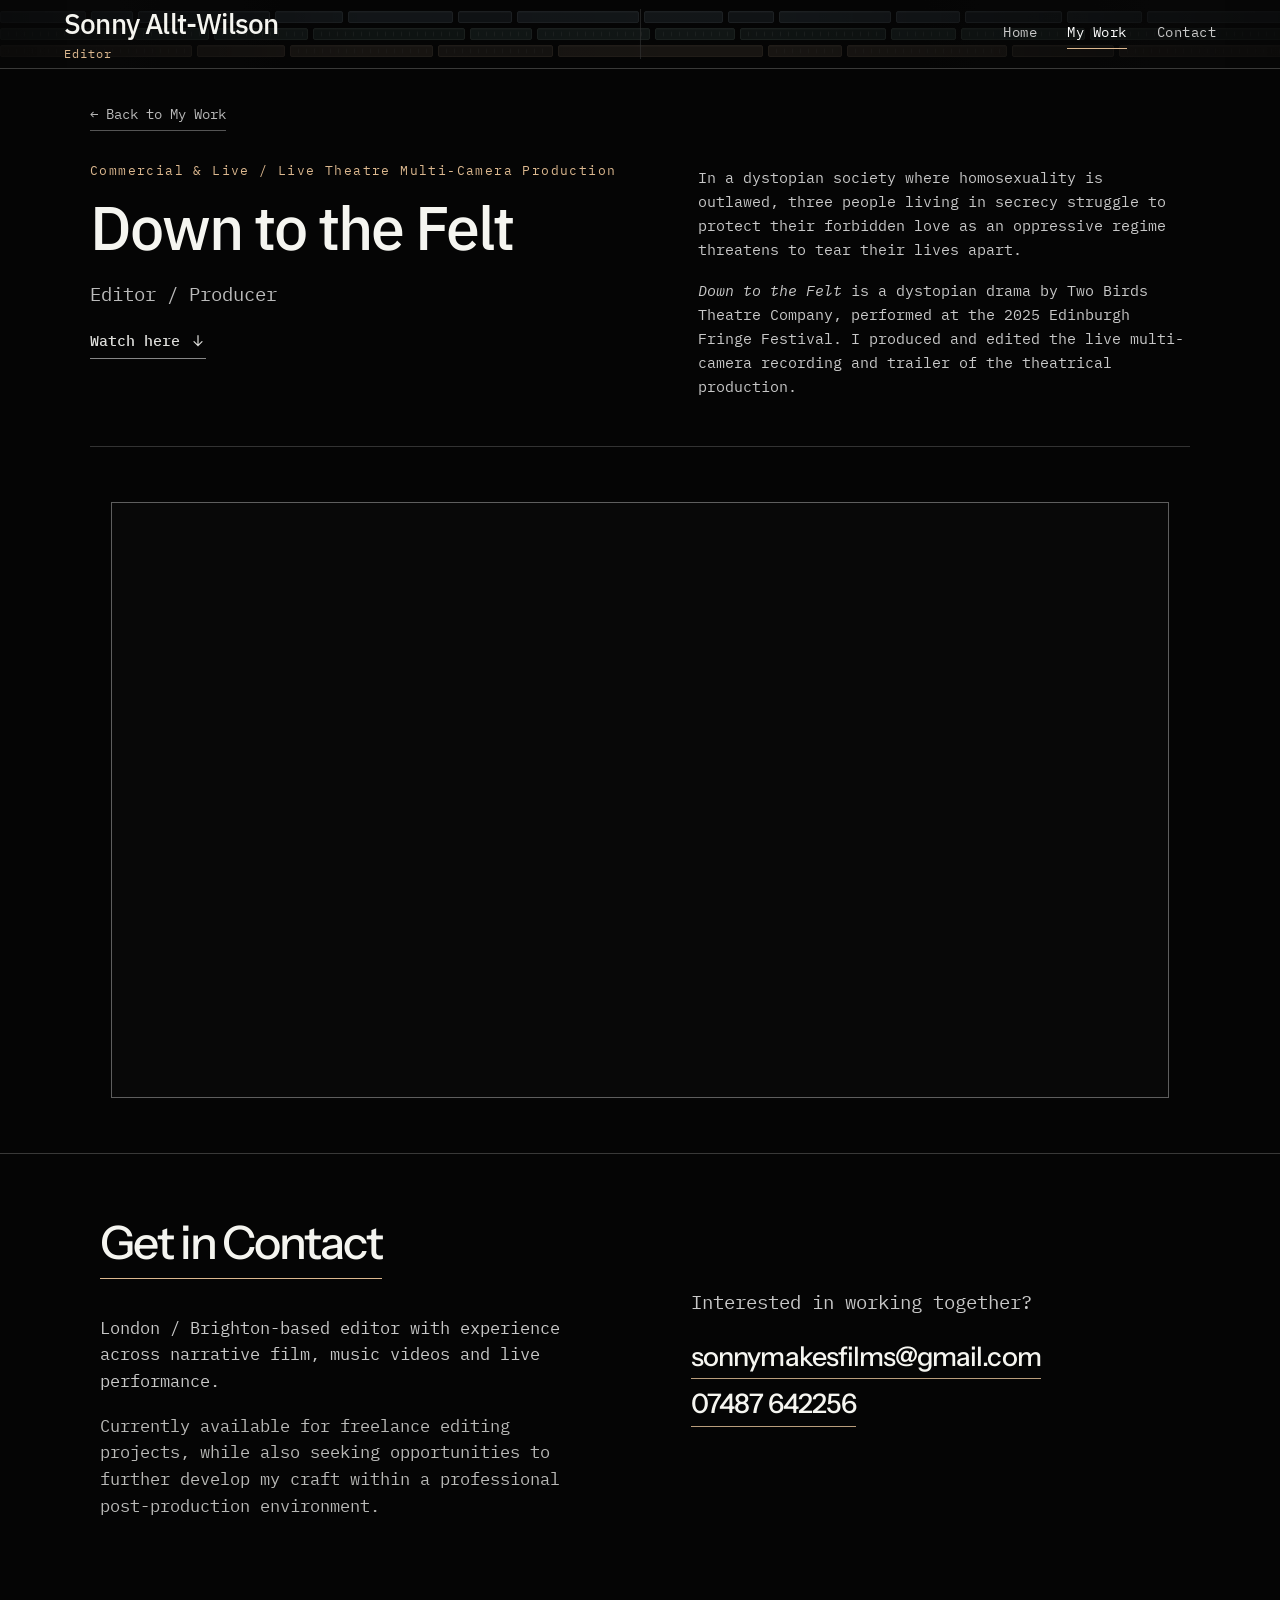
<file: projects/down-to-the-felt.html>
<!DOCTYPE html>
<html lang="en"><head><link rel="preconnect" href="https://fonts.googleapis.com"><link rel="preconnect" href="https://fonts.gstatic.com" crossorigin><link rel="stylesheet" href="https://fonts.googleapis.com/css2?family=Instrument+Sans:ital,wght@0,400;0,500;1,500&display=swap"><meta charset="utf-8"/><meta content="width=device-width,initial-scale=1" name="viewport"/><title>Down to the Felt | Sonny Allt-Wilson</title><meta content="Down to the Felt — Live Theatre Multi-Camera Production. Editor / Producer. Work by Sonny Allt-Wilson." name="description"/><link href="../css/style.css" rel="stylesheet"/><link href="../css/project.css" rel="stylesheet"/><style>
/* Prevent fallback-font line wrapping from flashing during initial load. */
html:not(.project-font-ready) .project-intro,
html:not(.project-font-ready) .project-description { visibility: hidden !important; }
</style>
<script>
(function(){
  var done = function(){ document.documentElement.classList.add('project-font-ready'); };
  if (!document.fonts || !document.fonts.load) { done(); return; }
  Promise.all([
    document.fonts.load('400 16px "Instrument Sans"'),
    document.fonts.load('500 16px "Instrument Sans"'),
    document.fonts.load('italic 500 16px "Instrument Sans"')
  ]).then(done, done);
  setTimeout(done, 3000); // Never hide readable content indefinitely on a failed connection.
})();
</script>
<link rel="stylesheet" href="../css/clip-player.css"/>
<script defer src="../js/clip-player.js"></script>
<link rel="stylesheet" href="../css/project-contact.css"/>
</head>
<body class="project-page" id="top"><canvas aria-hidden="true" id="dust-canvas"></canvas>
<header class="site-header" id="site-header"><div class="header-identity"><h1><a href="../index.html">Sonny Allt-Wilson</a></h1><p class="role">Editor</p></div><nav aria-label="Main navigation"><a href="../index.html">Home</a><a class="is-active" href="../index.html#work">My Work</a><a href="../index.html#contact">Contact</a></nav></header>
<main class="project-main" id="top"><div class="project-inner">
<a class="project-back" href="../index.html#work">← Back to My Work</a>
<header class="project-intro"><p class="project-kicker">Commercial &amp; Live / Live Theatre Multi-Camera Production</p><h2>Down to the Felt</h2><p class="project-credit">Editor / Producer</p><a class="project-watch-link" href="#watch-cinema">Watch here <svg aria-hidden="true" fill="none" stroke="currentColor" stroke-linecap="round" stroke-linejoin="round" stroke-width="1.8" viewbox="0 0 24 24"><path d="M12 4v15m-6-6 6 6 6-6"></path></svg></a></header>
<section aria-labelledby="description-title" class="project-description"><h3 id="description-title">About the project</h3><div class="project-prose"><p>In a dystopian society where homosexuality is outlawed, three people living in secrecy struggle to protect their forbidden love as an oppressive regime threatens to tear their lives apart.</p><p><em>Down to the Felt</em> is a dystopian drama by Two Birds Theatre Company, performed at the 2025 Edinburgh Fringe Festival. I produced and edited the live multi-camera recording and trailer of the theatrical production.</p></div></section>
<section aria-labelledby="video-title" class="project-video-section"><div class="project-section-heading"><h3 id="video-title">Watch the film</h3><p>Film / selected scenes / trailer</p></div>
<!-- VIDEO: Replace the placeholder below with an iframe from Vimeo/YouTube OR a <video controls> element. See README. -->
<div aria-label="Cinema-style video player" class="project-cinema" id="watch-cinema"><div aria-hidden="true" class="project-cinema-floor"></div><div class="project-cinema-screen"><div class="project-video-frame"><div class="project-video-placeholder"><span aria-hidden="true" class="video-play">▶</span><strong>Your video goes here</strong><small>Embed your film, trailer or selected scenes</small></div></div></div><div aria-hidden="true" class="project-cinema-seating"><div class="project-cinema-seat-row project-cinema-seat-row-far-3"><span class="project-cinema-seat"></span><span class="project-cinema-seat"></span><span class="project-cinema-seat"></span><span class="project-cinema-seat"></span><span class="project-cinema-seat"></span><span class="project-cinema-seat"></span><span class="project-cinema-seat"></span><span class="project-cinema-seat"></span><span class="project-cinema-seat"></span><span class="project-cinema-seat"></span><span class="project-cinema-seat"></span><span class="project-cinema-seat"></span><span class="project-cinema-seat"></span><span class="project-cinema-seat"></span><span class="project-cinema-seat"></span><span class="project-cinema-seat"></span><span class="project-cinema-seat"></span><span class="project-cinema-seat"></span><span class="project-cinema-seat"></span><span class="project-cinema-seat"></span><span class="project-cinema-seat"></span><span class="project-cinema-seat"></span><span class="project-cinema-seat"></span><span class="project-cinema-seat"></span><span class="project-cinema-seat"></span><span class="project-cinema-seat"></span><span class="project-cinema-seat"></span><span class="project-cinema-seat"></span><span class="project-cinema-seat"></span><span class="project-cinema-seat"></span><span class="project-cinema-seat"></span><span class="project-cinema-seat"></span><span class="project-cinema-seat"></span><span class="project-cinema-seat"></span><span class="project-cinema-seat"></span></div><div class="project-cinema-seat-row project-cinema-seat-row-far-4"><span class="project-cinema-seat"></span><span class="project-cinema-seat"></span><span class="project-cinema-seat"></span><span class="project-cinema-seat"></span><span class="project-cinema-seat"></span><span class="project-cinema-seat"></span><span class="project-cinema-seat"></span><span class="project-cinema-seat"></span><span class="project-cinema-seat"></span><span class="project-cinema-seat"></span><span class="project-cinema-seat"></span><span class="project-cinema-seat"></span><span class="project-cinema-seat"></span><span class="project-cinema-seat"></span><span class="project-cinema-seat"></span><span class="project-cinema-seat"></span><span class="project-cinema-seat"></span><span class="project-cinema-seat"></span><span class="project-cinema-seat"></span><span class="project-cinema-seat"></span><span class="project-cinema-seat"></span><span class="project-cinema-seat"></span><span class="project-cinema-seat"></span><span class="project-cinema-seat"></span><span class="project-cinema-seat"></span><span class="project-cinema-seat"></span><span class="project-cinema-seat"></span><span class="project-cinema-seat"></span><span class="project-cinema-seat"></span><span class="project-cinema-seat"></span><span class="project-cinema-seat"></span><span class="project-cinema-seat"></span><span class="project-cinema-seat"></span><span class="project-cinema-seat"></span><span class="project-cinema-seat"></span></div><div class="project-cinema-seat-row project-cinema-seat-row-back"><span class="project-cinema-seat"></span><span class="project-cinema-seat"></span><span class="project-cinema-seat"></span><span class="project-cinema-seat"></span><span class="project-cinema-seat"></span><span class="project-cinema-seat"></span><span class="project-cinema-seat"></span><span class="project-cinema-seat"></span><span class="project-cinema-seat"></span><span class="project-cinema-seat"></span><span class="project-cinema-seat"></span><span class="project-cinema-seat"></span><span class="project-cinema-seat"></span><span class="project-cinema-seat"></span><span class="project-cinema-seat"></span><span class="project-cinema-seat"></span><span class="project-cinema-seat"></span><span class="project-cinema-seat"></span><span class="project-cinema-seat"></span><span class="project-cinema-seat"></span><span class="project-cinema-seat"></span><span class="project-cinema-seat"></span><span class="project-cinema-seat"></span><span class="project-cinema-seat"></span><span class="project-cinema-seat"></span><span class="project-cinema-seat"></span><span class="project-cinema-seat"></span><span class="project-cinema-seat"></span><span class="project-cinema-seat"></span><span class="project-cinema-seat"></span><span class="project-cinema-seat"></span><span class="project-cinema-seat"></span><span class="project-cinema-seat"></span><span class="project-cinema-seat"></span><span class="project-cinema-seat"></span></div><div class="project-cinema-seat-row project-cinema-seat-row-back-mid"><span class="project-cinema-seat"></span><span class="project-cinema-seat"></span><span class="project-cinema-seat"></span><span class="project-cinema-seat"></span><span class="project-cinema-seat"></span><span class="project-cinema-seat"></span><span class="project-cinema-seat"></span><span class="project-cinema-seat"></span><span class="project-cinema-seat"></span><span class="project-cinema-seat"></span><span class="project-cinema-seat"></span><span class="project-cinema-seat"></span><span class="project-cinema-seat"></span><span class="project-cinema-seat"></span><span class="project-cinema-seat"></span><span class="project-cinema-seat"></span><span class="project-cinema-seat"></span><span class="project-cinema-seat"></span><span class="project-cinema-seat"></span><span class="project-cinema-seat"></span><span class="project-cinema-seat"></span><span class="project-cinema-seat"></span><span class="project-cinema-seat"></span><span class="project-cinema-seat"></span><span class="project-cinema-seat"></span><span class="project-cinema-seat"></span><span class="project-cinema-seat"></span><span class="project-cinema-seat"></span><span class="project-cinema-seat"></span><span class="project-cinema-seat"></span><span class="project-cinema-seat"></span><span class="project-cinema-seat"></span><span class="project-cinema-seat"></span><span class="project-cinema-seat"></span><span class="project-cinema-seat"></span></div><div class="project-cinema-seat-row project-cinema-seat-row-mid"><span class="project-cinema-seat"></span><span class="project-cinema-seat"></span><span class="project-cinema-seat"></span><span class="project-cinema-seat"></span><span class="project-cinema-seat"></span><span class="project-cinema-seat"></span><span class="project-cinema-seat"></span><span class="project-cinema-seat"></span><span class="project-cinema-seat"></span><span class="project-cinema-seat"></span><span class="project-cinema-seat"></span><span class="project-cinema-seat"></span><span class="project-cinema-seat"></span><span class="project-cinema-seat"></span><span class="project-cinema-seat"></span><span class="project-cinema-seat"></span><span class="project-cinema-seat"></span><span class="project-cinema-seat"></span><span class="project-cinema-seat"></span><span class="project-cinema-seat"></span><span class="project-cinema-seat"></span><span class="project-cinema-seat"></span><span class="project-cinema-seat"></span><span class="project-cinema-seat"></span><span class="project-cinema-seat"></span><span class="project-cinema-seat"></span><span class="project-cinema-seat"></span><span class="project-cinema-seat"></span><span class="project-cinema-seat"></span><span class="project-cinema-seat"></span><span class="project-cinema-seat"></span><span class="project-cinema-seat"></span><span class="project-cinema-seat"></span><span class="project-cinema-seat"></span><span class="project-cinema-seat"></span></div><div class="project-cinema-seat-row project-cinema-seat-row-front-mid"><span class="project-cinema-seat"></span><span class="project-cinema-seat"></span><span class="project-cinema-seat"></span><span class="project-cinema-seat"></span><span class="project-cinema-seat"></span><span class="project-cinema-seat"></span><span class="project-cinema-seat"></span><span class="project-cinema-seat"></span><span class="project-cinema-seat"></span><span class="project-cinema-seat"></span><span class="project-cinema-seat"></span><span class="project-cinema-seat"></span><span class="project-cinema-seat"></span><span class="project-cinema-seat"></span><span class="project-cinema-seat"></span><span class="project-cinema-seat"></span><span class="project-cinema-seat"></span><span class="project-cinema-seat"></span><span class="project-cinema-seat"></span><span class="project-cinema-seat"></span><span class="project-cinema-seat"></span><span class="project-cinema-seat"></span><span class="project-cinema-seat"></span><span class="project-cinema-seat"></span><span class="project-cinema-seat"></span><span class="project-cinema-seat"></span><span class="project-cinema-seat"></span><span class="project-cinema-seat"></span><span class="project-cinema-seat"></span><span class="project-cinema-seat"></span><span class="project-cinema-seat"></span><span class="project-cinema-seat"></span><span class="project-cinema-seat"></span><span class="project-cinema-seat"></span><span class="project-cinema-seat"></span></div><div class="project-cinema-seat-row project-cinema-seat-row-front"><span class="project-cinema-seat"></span><span class="project-cinema-seat"></span><span class="project-cinema-seat"></span><span class="project-cinema-seat"></span><span class="project-cinema-seat"></span><span class="project-cinema-seat"></span><span class="project-cinema-seat"></span><span class="project-cinema-seat"></span><span class="project-cinema-seat"></span><span class="project-cinema-seat"></span><span class="project-cinema-seat"></span><span class="project-cinema-seat"></span><span class="project-cinema-seat"></span><span class="project-cinema-seat"></span><span class="project-cinema-seat"></span><span class="project-cinema-seat"></span><span class="project-cinema-seat"></span><span class="project-cinema-seat"></span><span class="project-cinema-seat"></span><span class="project-cinema-seat"></span><span class="project-cinema-seat"></span><span class="project-cinema-seat"></span><span class="project-cinema-seat"></span><span class="project-cinema-seat"></span><span class="project-cinema-seat"></span><span class="project-cinema-seat"></span><span class="project-cinema-seat"></span><span class="project-cinema-seat"></span><span class="project-cinema-seat"></span><span class="project-cinema-seat"></span><span class="project-cinema-seat"></span><span class="project-cinema-seat"></span><span class="project-cinema-seat"></span><span class="project-cinema-seat"></span><span class="project-cinema-seat"></span></div></div><a aria-label="Back to top" class="cinema-back-to-top" href="#top" title="Back to top">↑</a></div></section>
</div></main>
<section class="project-contact" id="contact" aria-labelledby="project-contact-title">
  <div class="contact-grid">
    <div class="contact-heading">
      <h2 id="project-contact-title">Get in Contact</h2>
      <p class="contact-availability">London / Brighton-based editor with experience across narrative film, music videos and live performance.</p>
      <p class="contact-availability">Currently available for freelance editing projects, while also seeking opportunities to further develop my craft within a professional post-production environment.</p>
    </div>
    <div class="contact-details">
      <p class="contact-intro">Interested in working together?</p>
      <div class="contact-links">
        <a href="mailto:sonnymakesfilms@gmail.com">sonnymakesfilms@gmail.com</a>
        <a href="tel:+447487642256">07487 642256</a>
      </div>
    </div>
  </div>
</section>
<footer><p>© Sonny Allt-Wilson</p></footer>
<script defer="" src="../js/shared.js"></script><script defer="" src="../js/project.js"></script>

<script>
// Returning to the homepage should not replay its entrance reveals.
document.addEventListener('click', function(event) {
  const anchor = event.target.closest('a[href]');
  if (!anchor) return;
  const destination = new URL(anchor.href, location.href);
  if (destination.pathname.endsWith('/index.html') || (destination.pathname.endsWith('/') && anchor.getAttribute('href').includes('index'))) {
    sessionStorage.setItem('portfolioReturningFromProject', '1');
  }
}, true);
</script>
<script>
/* Commercial projects return to the Commercial & Live Work carousel framing. */
(function () {
  var link = document.querySelector('.project-back');
  if (!link) return;
  link.setAttribute('href', '../index.html#commercial-work');
  link.addEventListener('click', function (event) {
    if (event.button !== 0 || event.ctrlKey || event.metaKey || event.shiftKey || event.altKey) return;
    try { sessionStorage.setItem('portfolioReturnCarousel', 'commercial'); } catch (_) {}
  }, true);
})();
</script>
</body></html>
</file>
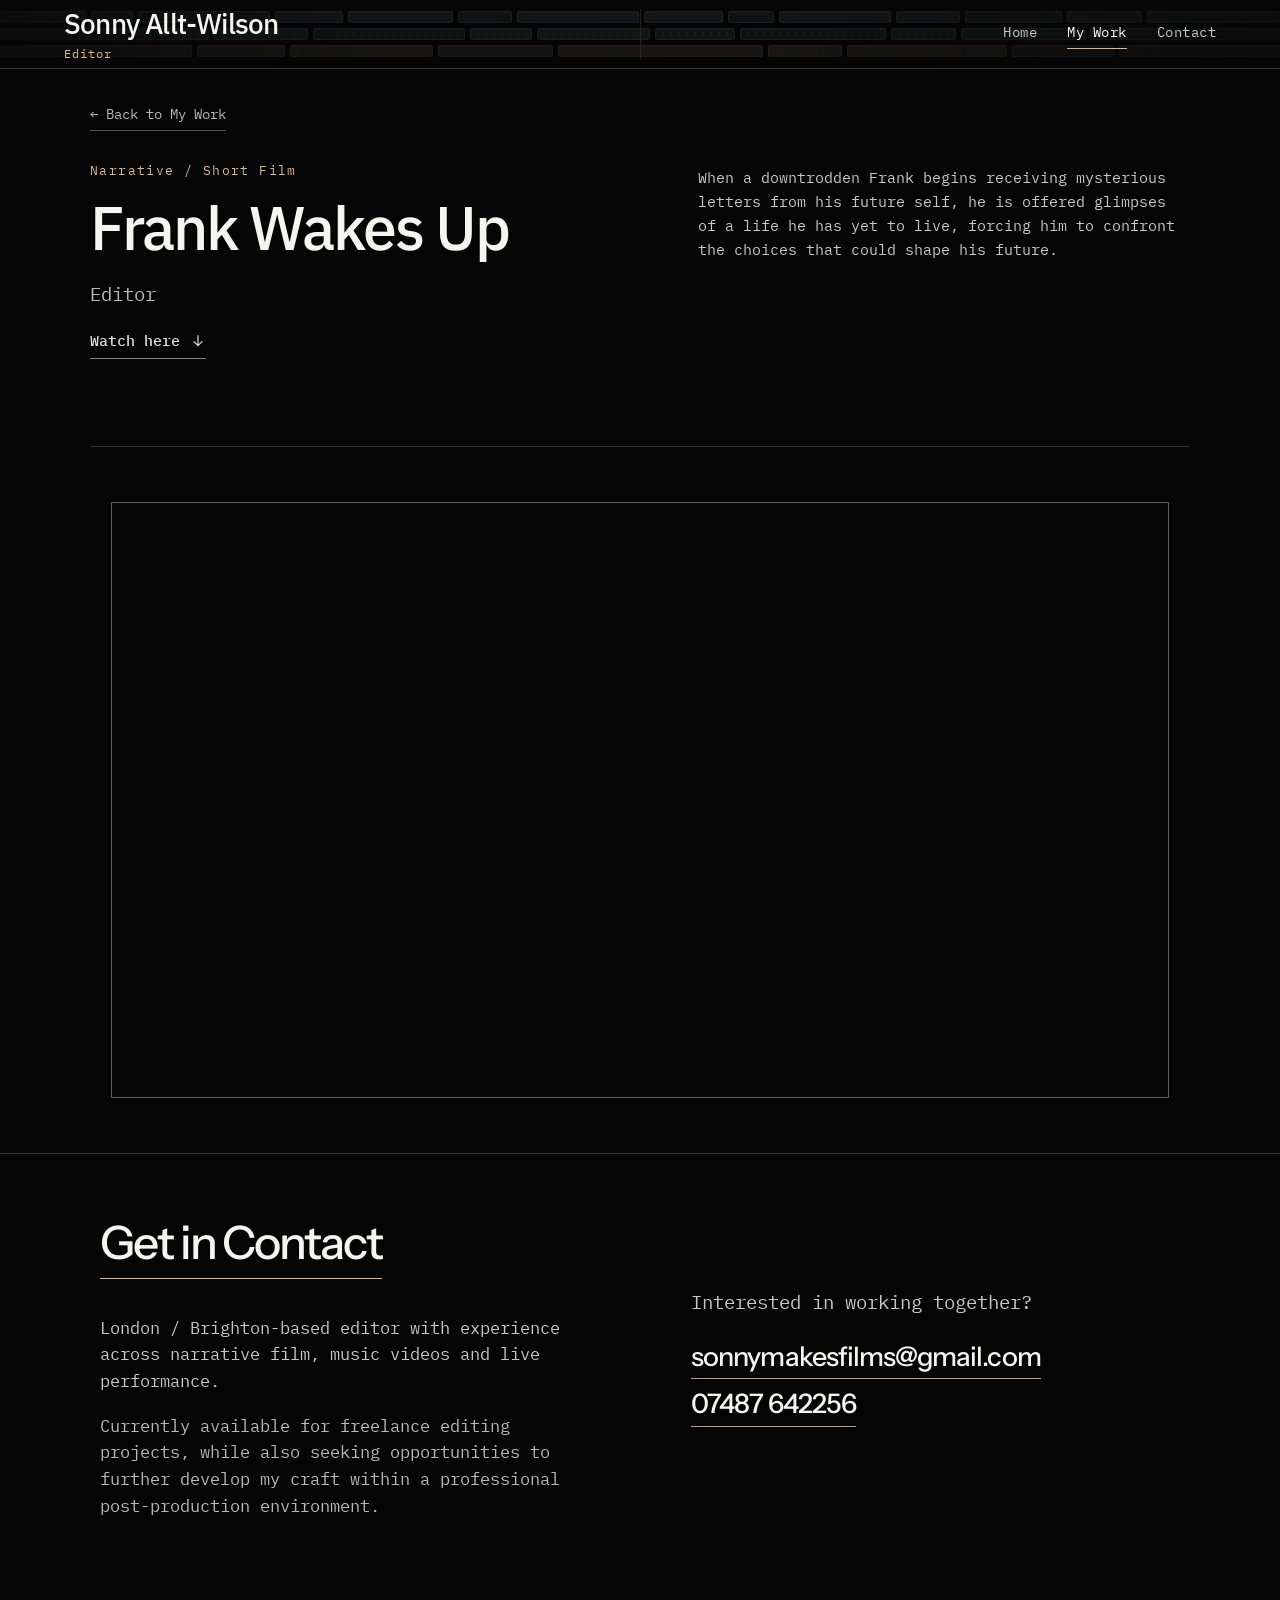
<file: projects/frank-wakes-up.html>
<!DOCTYPE html>
<html lang="en"><head><link rel="preconnect" href="https://fonts.googleapis.com"><link rel="preconnect" href="https://fonts.gstatic.com" crossorigin><link rel="stylesheet" href="https://fonts.googleapis.com/css2?family=Instrument+Sans:ital,wght@0,400;0,500;1,500&display=swap"><meta charset="utf-8"/><meta content="width=device-width,initial-scale=1" name="viewport"/><title>Frank Wakes Up | Sonny Allt-Wilson</title><meta content="Frank Wakes Up — Short Film. Editor / Director. Work by Sonny Allt-Wilson." name="description"/><link href="../css/style.css" rel="stylesheet"/><link href="../css/project.css" rel="stylesheet"/><style>
/* Prevent fallback-font line wrapping from flashing during initial load. */
html:not(.project-font-ready) .project-intro,
html:not(.project-font-ready) .project-description { visibility: hidden !important; }
</style>
<script>
(function(){
  var done = function(){ document.documentElement.classList.add('project-font-ready'); };
  if (!document.fonts || !document.fonts.load) { done(); return; }
  Promise.all([
    document.fonts.load('400 16px "Instrument Sans"'),
    document.fonts.load('500 16px "Instrument Sans"'),
    document.fonts.load('italic 500 16px "Instrument Sans"')
  ]).then(done, done);
  setTimeout(done, 3000); // Never hide readable content indefinitely on a failed connection.
})();
</script>
<link rel="stylesheet" href="../css/clip-player.css"/>
<script defer src="../js/clip-player.js"></script>
<link rel="stylesheet" href="../css/project-contact.css"/>
</head>
<body class="project-page" id="top"><canvas aria-hidden="true" id="dust-canvas"></canvas>
<header class="site-header" id="site-header"><div class="header-identity"><h1><a href="../index.html">Sonny Allt-Wilson</a></h1><p class="role">Editor</p></div><nav aria-label="Main navigation"><a href="../index.html">Home</a><a class="is-active" href="../index.html#work">My Work</a><a href="../index.html#contact">Contact</a></nav></header>
<main class="project-main" id="top"><div class="project-inner">
<a class="project-back" href="../index.html#work">← Back to My Work</a>
<header class="project-intro"><p class="project-kicker">Narrative / Short Film</p><h2>Frank Wakes Up</h2><p class="project-credit">Editor</p><a class="project-watch-link" href="#watch-cinema">Watch here <svg aria-hidden="true" fill="none" stroke="currentColor" stroke-linecap="round" stroke-linejoin="round" stroke-width="1.8" viewbox="0 0 24 24"><path d="M12 4v15m-6-6 6 6 6-6"></path></svg></a></header>
<section aria-labelledby="description-title" class="project-description"><h3 id="description-title">About the project</h3><div class="project-prose"><p>When a downtrodden Frank begins receiving mysterious letters from his future self, he is offered glimpses of a life he has yet to live, forcing him to confront the choices that could shape his future.</p></div></section>
<section aria-labelledby="video-title" class="project-video-section"><div class="project-section-heading"><h3 id="video-title">Watch the film</h3><p>Film / selected scenes / trailer</p></div>
<!-- VIDEO: Replace the placeholder below with an iframe from Vimeo/YouTube OR a <video controls> element. See README. -->
<div aria-label="Cinema-style video player" class="project-cinema" id="watch-cinema"><div aria-hidden="true" class="project-cinema-floor"></div><div class="project-cinema-screen"><div class="project-video-frame"><div class="project-video-placeholder"><span aria-hidden="true" class="video-play">▶</span><strong>Your video goes here</strong><small>Embed your film, trailer or selected scenes</small></div></div></div><div aria-hidden="true" class="project-cinema-seating"><div class="project-cinema-seat-row project-cinema-seat-row-far-3"><span class="project-cinema-seat"></span><span class="project-cinema-seat"></span><span class="project-cinema-seat"></span><span class="project-cinema-seat"></span><span class="project-cinema-seat"></span><span class="project-cinema-seat"></span><span class="project-cinema-seat"></span><span class="project-cinema-seat"></span><span class="project-cinema-seat"></span><span class="project-cinema-seat"></span><span class="project-cinema-seat"></span><span class="project-cinema-seat"></span><span class="project-cinema-seat"></span><span class="project-cinema-seat"></span><span class="project-cinema-seat"></span><span class="project-cinema-seat"></span><span class="project-cinema-seat"></span><span class="project-cinema-seat"></span><span class="project-cinema-seat"></span><span class="project-cinema-seat"></span><span class="project-cinema-seat"></span><span class="project-cinema-seat"></span><span class="project-cinema-seat"></span><span class="project-cinema-seat"></span><span class="project-cinema-seat"></span><span class="project-cinema-seat"></span><span class="project-cinema-seat"></span><span class="project-cinema-seat"></span><span class="project-cinema-seat"></span><span class="project-cinema-seat"></span><span class="project-cinema-seat"></span><span class="project-cinema-seat"></span><span class="project-cinema-seat"></span><span class="project-cinema-seat"></span><span class="project-cinema-seat"></span></div><div class="project-cinema-seat-row project-cinema-seat-row-far-4"><span class="project-cinema-seat"></span><span class="project-cinema-seat"></span><span class="project-cinema-seat"></span><span class="project-cinema-seat"></span><span class="project-cinema-seat"></span><span class="project-cinema-seat"></span><span class="project-cinema-seat"></span><span class="project-cinema-seat"></span><span class="project-cinema-seat"></span><span class="project-cinema-seat"></span><span class="project-cinema-seat"></span><span class="project-cinema-seat"></span><span class="project-cinema-seat"></span><span class="project-cinema-seat"></span><span class="project-cinema-seat"></span><span class="project-cinema-seat"></span><span class="project-cinema-seat"></span><span class="project-cinema-seat"></span><span class="project-cinema-seat"></span><span class="project-cinema-seat"></span><span class="project-cinema-seat"></span><span class="project-cinema-seat"></span><span class="project-cinema-seat"></span><span class="project-cinema-seat"></span><span class="project-cinema-seat"></span><span class="project-cinema-seat"></span><span class="project-cinema-seat"></span><span class="project-cinema-seat"></span><span class="project-cinema-seat"></span><span class="project-cinema-seat"></span><span class="project-cinema-seat"></span><span class="project-cinema-seat"></span><span class="project-cinema-seat"></span><span class="project-cinema-seat"></span><span class="project-cinema-seat"></span></div><div class="project-cinema-seat-row project-cinema-seat-row-back"><span class="project-cinema-seat"></span><span class="project-cinema-seat"></span><span class="project-cinema-seat"></span><span class="project-cinema-seat"></span><span class="project-cinema-seat"></span><span class="project-cinema-seat"></span><span class="project-cinema-seat"></span><span class="project-cinema-seat"></span><span class="project-cinema-seat"></span><span class="project-cinema-seat"></span><span class="project-cinema-seat"></span><span class="project-cinema-seat"></span><span class="project-cinema-seat"></span><span class="project-cinema-seat"></span><span class="project-cinema-seat"></span><span class="project-cinema-seat"></span><span class="project-cinema-seat"></span><span class="project-cinema-seat"></span><span class="project-cinema-seat"></span><span class="project-cinema-seat"></span><span class="project-cinema-seat"></span><span class="project-cinema-seat"></span><span class="project-cinema-seat"></span><span class="project-cinema-seat"></span><span class="project-cinema-seat"></span><span class="project-cinema-seat"></span><span class="project-cinema-seat"></span><span class="project-cinema-seat"></span><span class="project-cinema-seat"></span><span class="project-cinema-seat"></span><span class="project-cinema-seat"></span><span class="project-cinema-seat"></span><span class="project-cinema-seat"></span><span class="project-cinema-seat"></span><span class="project-cinema-seat"></span></div><div class="project-cinema-seat-row project-cinema-seat-row-back-mid"><span class="project-cinema-seat"></span><span class="project-cinema-seat"></span><span class="project-cinema-seat"></span><span class="project-cinema-seat"></span><span class="project-cinema-seat"></span><span class="project-cinema-seat"></span><span class="project-cinema-seat"></span><span class="project-cinema-seat"></span><span class="project-cinema-seat"></span><span class="project-cinema-seat"></span><span class="project-cinema-seat"></span><span class="project-cinema-seat"></span><span class="project-cinema-seat"></span><span class="project-cinema-seat"></span><span class="project-cinema-seat"></span><span class="project-cinema-seat"></span><span class="project-cinema-seat"></span><span class="project-cinema-seat"></span><span class="project-cinema-seat"></span><span class="project-cinema-seat"></span><span class="project-cinema-seat"></span><span class="project-cinema-seat"></span><span class="project-cinema-seat"></span><span class="project-cinema-seat"></span><span class="project-cinema-seat"></span><span class="project-cinema-seat"></span><span class="project-cinema-seat"></span><span class="project-cinema-seat"></span><span class="project-cinema-seat"></span><span class="project-cinema-seat"></span><span class="project-cinema-seat"></span><span class="project-cinema-seat"></span><span class="project-cinema-seat"></span><span class="project-cinema-seat"></span><span class="project-cinema-seat"></span></div><div class="project-cinema-seat-row project-cinema-seat-row-mid"><span class="project-cinema-seat"></span><span class="project-cinema-seat"></span><span class="project-cinema-seat"></span><span class="project-cinema-seat"></span><span class="project-cinema-seat"></span><span class="project-cinema-seat"></span><span class="project-cinema-seat"></span><span class="project-cinema-seat"></span><span class="project-cinema-seat"></span><span class="project-cinema-seat"></span><span class="project-cinema-seat"></span><span class="project-cinema-seat"></span><span class="project-cinema-seat"></span><span class="project-cinema-seat"></span><span class="project-cinema-seat"></span><span class="project-cinema-seat"></span><span class="project-cinema-seat"></span><span class="project-cinema-seat"></span><span class="project-cinema-seat"></span><span class="project-cinema-seat"></span><span class="project-cinema-seat"></span><span class="project-cinema-seat"></span><span class="project-cinema-seat"></span><span class="project-cinema-seat"></span><span class="project-cinema-seat"></span><span class="project-cinema-seat"></span><span class="project-cinema-seat"></span><span class="project-cinema-seat"></span><span class="project-cinema-seat"></span><span class="project-cinema-seat"></span><span class="project-cinema-seat"></span><span class="project-cinema-seat"></span><span class="project-cinema-seat"></span><span class="project-cinema-seat"></span><span class="project-cinema-seat"></span></div><div class="project-cinema-seat-row project-cinema-seat-row-front-mid"><span class="project-cinema-seat"></span><span class="project-cinema-seat"></span><span class="project-cinema-seat"></span><span class="project-cinema-seat"></span><span class="project-cinema-seat"></span><span class="project-cinema-seat"></span><span class="project-cinema-seat"></span><span class="project-cinema-seat"></span><span class="project-cinema-seat"></span><span class="project-cinema-seat"></span><span class="project-cinema-seat"></span><span class="project-cinema-seat"></span><span class="project-cinema-seat"></span><span class="project-cinema-seat"></span><span class="project-cinema-seat"></span><span class="project-cinema-seat"></span><span class="project-cinema-seat"></span><span class="project-cinema-seat"></span><span class="project-cinema-seat"></span><span class="project-cinema-seat"></span><span class="project-cinema-seat"></span><span class="project-cinema-seat"></span><span class="project-cinema-seat"></span><span class="project-cinema-seat"></span><span class="project-cinema-seat"></span><span class="project-cinema-seat"></span><span class="project-cinema-seat"></span><span class="project-cinema-seat"></span><span class="project-cinema-seat"></span><span class="project-cinema-seat"></span><span class="project-cinema-seat"></span><span class="project-cinema-seat"></span><span class="project-cinema-seat"></span><span class="project-cinema-seat"></span><span class="project-cinema-seat"></span></div><div class="project-cinema-seat-row project-cinema-seat-row-front"><span class="project-cinema-seat"></span><span class="project-cinema-seat"></span><span class="project-cinema-seat"></span><span class="project-cinema-seat"></span><span class="project-cinema-seat"></span><span class="project-cinema-seat"></span><span class="project-cinema-seat"></span><span class="project-cinema-seat"></span><span class="project-cinema-seat"></span><span class="project-cinema-seat"></span><span class="project-cinema-seat"></span><span class="project-cinema-seat"></span><span class="project-cinema-seat"></span><span class="project-cinema-seat"></span><span class="project-cinema-seat"></span><span class="project-cinema-seat"></span><span class="project-cinema-seat"></span><span class="project-cinema-seat"></span><span class="project-cinema-seat"></span><span class="project-cinema-seat"></span><span class="project-cinema-seat"></span><span class="project-cinema-seat"></span><span class="project-cinema-seat"></span><span class="project-cinema-seat"></span><span class="project-cinema-seat"></span><span class="project-cinema-seat"></span><span class="project-cinema-seat"></span><span class="project-cinema-seat"></span><span class="project-cinema-seat"></span><span class="project-cinema-seat"></span><span class="project-cinema-seat"></span><span class="project-cinema-seat"></span><span class="project-cinema-seat"></span><span class="project-cinema-seat"></span><span class="project-cinema-seat"></span></div></div><a aria-label="Back to top" class="cinema-back-to-top" href="#top" title="Back to top">↑</a></div></section>
</div></main>
<section class="project-contact" id="contact" aria-labelledby="project-contact-title">
  <div class="contact-grid">
    <div class="contact-heading">
      <h2 id="project-contact-title">Get in Contact</h2>
      <p class="contact-availability">London / Brighton-based editor with experience across narrative film, music videos and live performance.</p>
      <p class="contact-availability">Currently available for freelance editing projects, while also seeking opportunities to further develop my craft within a professional post-production environment.</p>
    </div>
    <div class="contact-details">
      <p class="contact-intro">Interested in working together?</p>
      <div class="contact-links">
        <a href="mailto:sonnymakesfilms@gmail.com">sonnymakesfilms@gmail.com</a>
        <a href="tel:+447487642256">07487 642256</a>
      </div>
    </div>
  </div>
</section>
<footer><p>© Sonny Allt-Wilson</p></footer>
<script defer="" src="../js/shared.js"></script><script defer="" src="../js/project.js"></script>

<script>
// Returning to the homepage should not replay its entrance reveals.
document.addEventListener('click', function(event) {
  const anchor = event.target.closest('a[href]');
  if (!anchor) return;
  const destination = new URL(anchor.href, location.href);
  if (destination.pathname.endsWith('/index.html') || (destination.pathname.endsWith('/') && anchor.getAttribute('href').includes('index'))) {
    sessionStorage.setItem('portfolioReturningFromProject', '1');
  }
}, true);
</script>
<script>
(function(){
  var back=document.querySelector('.project-back');
  if(!back) return;
  back.addEventListener('click',function(event){
    if(event.ctrlKey||event.metaKey||event.shiftKey||event.altKey||event.button!==0)return;
    event.preventDefault();
    try{sessionStorage.setItem('portfolioReturningFromProject','1');}catch(_){}
    var previous=0;
    try{previous=Number(sessionStorage.getItem('portfolioCameFromHome'))||0;}catch(_){}
    if(previous && Date.now()-previous < 45*60*1000 && history.length>1){
      // Restores the existing, already-rendered homepage in supporting browsers.
      history.back();
      // If history restoration is not available, the normal link remains usable.
    }else{
      location.href=back.href;
    }
  });
})();
</script></body></html>
</file>
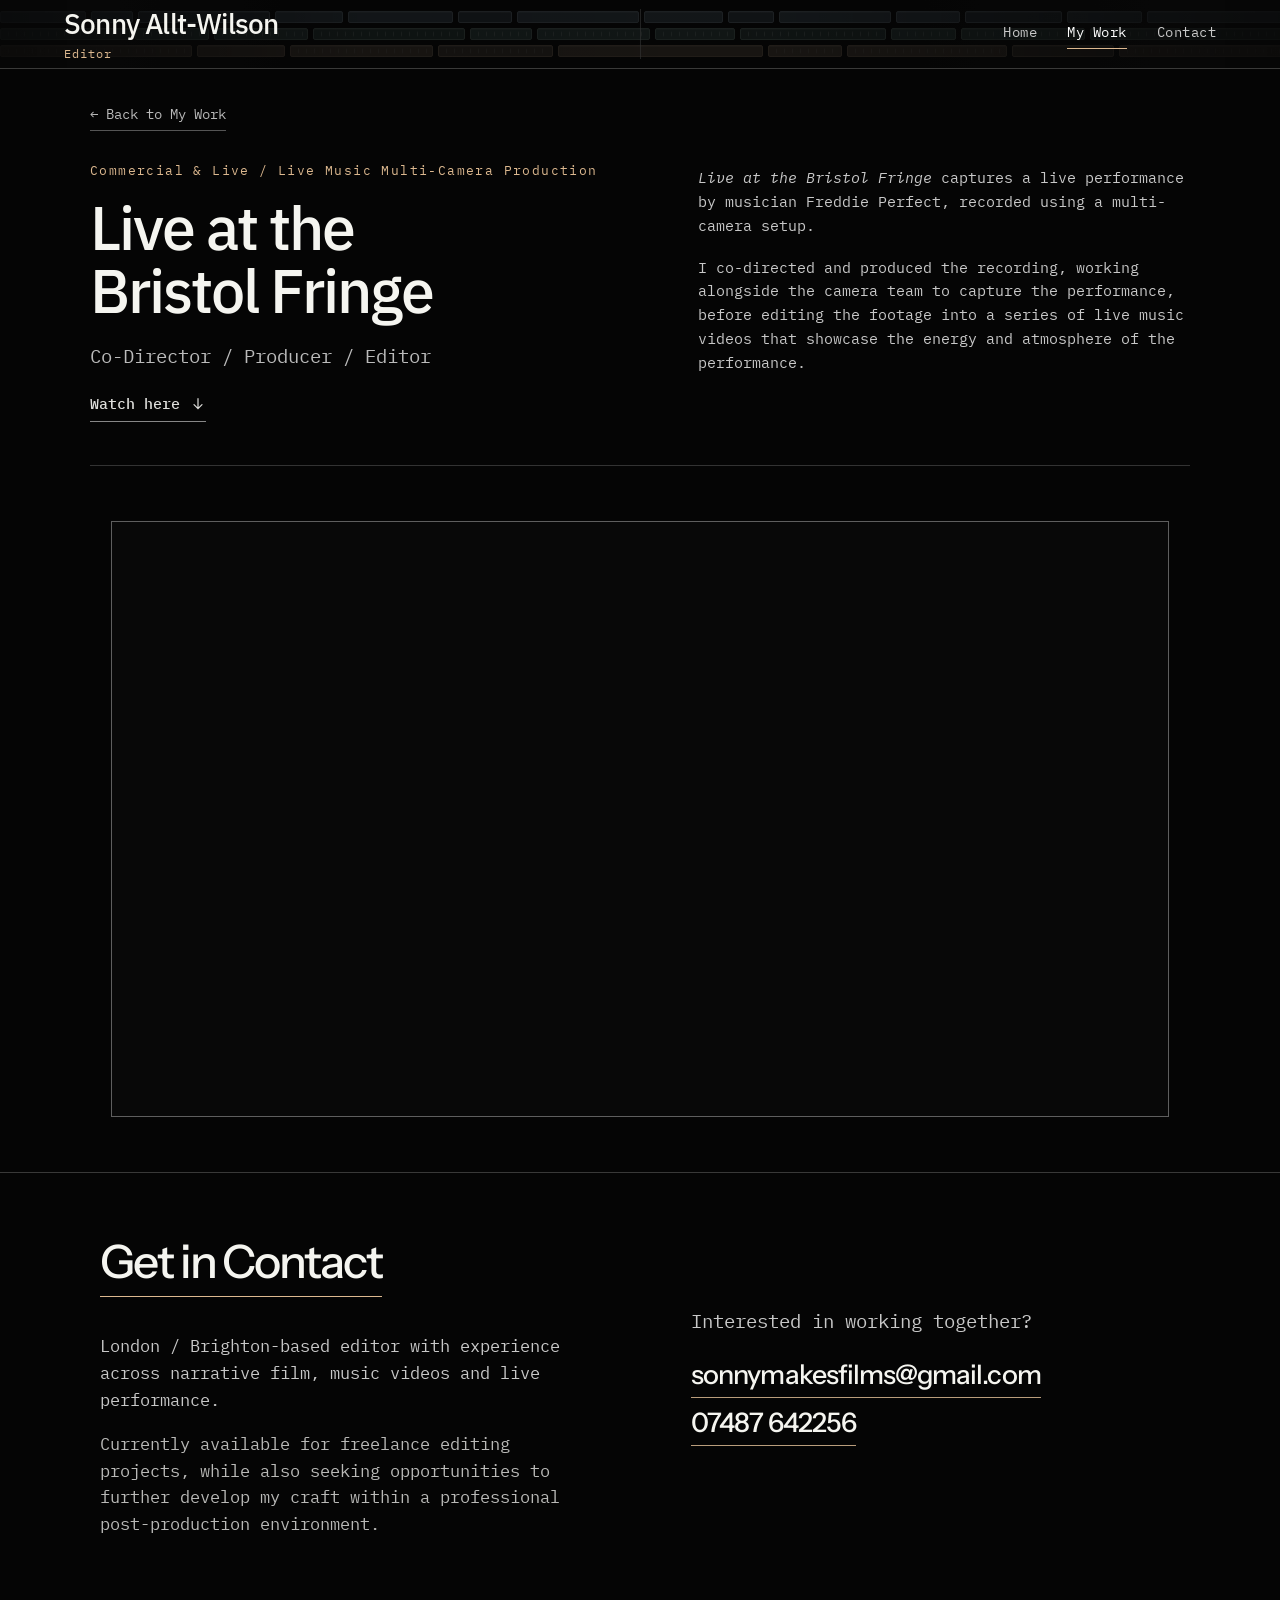
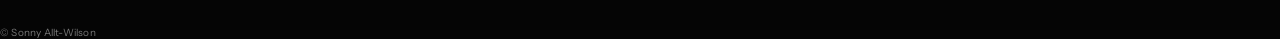
<file: projects/live-at-the-bristol-fringe.html>
<!DOCTYPE html>
<html lang="en"><head><link rel="preconnect" href="https://fonts.googleapis.com"><link rel="preconnect" href="https://fonts.gstatic.com" crossorigin><link rel="stylesheet" href="https://fonts.googleapis.com/css2?family=Instrument+Sans:ital,wght@0,400;0,500;1,500&display=swap"><meta charset="utf-8"/><meta content="width=device-width,initial-scale=1" name="viewport"/><title>Live at the Bristol Fringe | Sonny Allt-Wilson</title><meta content="Live at the Bristol Fringe — Live Music Multi-Camera Production. Co-Director / Producer / Editor. Work by Sonny Allt-Wilson." name="description"/><link href="../css/style.css" rel="stylesheet"/><link href="../css/project.css" rel="stylesheet"/><style>
/* Prevent fallback-font line wrapping from flashing during initial load. */
html:not(.project-font-ready) .project-intro,
html:not(.project-font-ready) .project-description { visibility: hidden !important; }
</style>
<script>
(function(){
  var done = function(){ document.documentElement.classList.add('project-font-ready'); };
  if (!document.fonts || !document.fonts.load) { done(); return; }
  Promise.all([
    document.fonts.load('400 16px "Instrument Sans"'),
    document.fonts.load('500 16px "Instrument Sans"'),
    document.fonts.load('italic 500 16px "Instrument Sans"')
  ]).then(done, done);
  setTimeout(done, 3000); // Never hide readable content indefinitely on a failed connection.
})();
</script>
<link rel="stylesheet" href="../css/clip-player.css"/>
<script defer src="../js/clip-player.js"></script>
<link rel="stylesheet" href="../css/project-contact.css"/>
</head>
<body class="project-page" id="top"><canvas aria-hidden="true" id="dust-canvas"></canvas>
<header class="site-header" id="site-header"><div class="header-identity"><h1><a href="../index.html">Sonny Allt-Wilson</a></h1><p class="role">Editor</p></div><nav aria-label="Main navigation"><a href="../index.html">Home</a><a class="is-active" href="../index.html#work">My Work</a><a href="../index.html#contact">Contact</a></nav></header>
<main class="project-main" id="top"><div class="project-inner">
<a class="project-back" href="../index.html#work">← Back to My Work</a>
<header class="project-intro"><p class="project-kicker">Commercial &amp; Live / Live Music Multi-Camera Production</p><h2>Live at the Bristol Fringe</h2><p class="project-credit">Co-Director / Producer / Editor</p><a class="project-watch-link" href="#watch-cinema">Watch here <svg aria-hidden="true" fill="none" stroke="currentColor" stroke-linecap="round" stroke-linejoin="round" stroke-width="1.8" viewbox="0 0 24 24"><path d="M12 4v15m-6-6 6 6 6-6"></path></svg></a></header>
<section aria-labelledby="description-title" class="project-description"><h3 id="description-title">About the project</h3><div class="project-prose"><p><em>Live at the Bristol Fringe</em> captures a live performance by musician Freddie Perfect, recorded using a multi-camera setup.</p><p>I co-directed and produced the recording, working alongside the camera team to capture the performance, before editing the footage into a series of live music videos that showcase the energy and atmosphere of the performance.</p></div></section>
<section aria-labelledby="video-title" class="project-video-section"><div class="project-section-heading"><h3 id="video-title">Watch the film</h3><p>Film / selected scenes / trailer</p></div>
<!-- VIDEO: Replace the placeholder below with an iframe from Vimeo/YouTube OR a <video controls> element. See README. -->
<div aria-label="Cinema-style video player" class="project-cinema" id="watch-cinema"><div aria-hidden="true" class="project-cinema-floor"></div><div class="project-cinema-screen"><div class="project-video-frame"><div class="project-video-placeholder"><span aria-hidden="true" class="video-play">▶</span><strong>Your video goes here</strong><small>Embed your film, trailer or selected scenes</small></div></div></div><div aria-hidden="true" class="project-cinema-seating"><div class="project-cinema-seat-row project-cinema-seat-row-far-3"><span class="project-cinema-seat"></span><span class="project-cinema-seat"></span><span class="project-cinema-seat"></span><span class="project-cinema-seat"></span><span class="project-cinema-seat"></span><span class="project-cinema-seat"></span><span class="project-cinema-seat"></span><span class="project-cinema-seat"></span><span class="project-cinema-seat"></span><span class="project-cinema-seat"></span><span class="project-cinema-seat"></span><span class="project-cinema-seat"></span><span class="project-cinema-seat"></span><span class="project-cinema-seat"></span><span class="project-cinema-seat"></span><span class="project-cinema-seat"></span><span class="project-cinema-seat"></span><span class="project-cinema-seat"></span><span class="project-cinema-seat"></span><span class="project-cinema-seat"></span><span class="project-cinema-seat"></span><span class="project-cinema-seat"></span><span class="project-cinema-seat"></span><span class="project-cinema-seat"></span><span class="project-cinema-seat"></span><span class="project-cinema-seat"></span><span class="project-cinema-seat"></span><span class="project-cinema-seat"></span><span class="project-cinema-seat"></span><span class="project-cinema-seat"></span><span class="project-cinema-seat"></span><span class="project-cinema-seat"></span><span class="project-cinema-seat"></span><span class="project-cinema-seat"></span><span class="project-cinema-seat"></span></div><div class="project-cinema-seat-row project-cinema-seat-row-far-4"><span class="project-cinema-seat"></span><span class="project-cinema-seat"></span><span class="project-cinema-seat"></span><span class="project-cinema-seat"></span><span class="project-cinema-seat"></span><span class="project-cinema-seat"></span><span class="project-cinema-seat"></span><span class="project-cinema-seat"></span><span class="project-cinema-seat"></span><span class="project-cinema-seat"></span><span class="project-cinema-seat"></span><span class="project-cinema-seat"></span><span class="project-cinema-seat"></span><span class="project-cinema-seat"></span><span class="project-cinema-seat"></span><span class="project-cinema-seat"></span><span class="project-cinema-seat"></span><span class="project-cinema-seat"></span><span class="project-cinema-seat"></span><span class="project-cinema-seat"></span><span class="project-cinema-seat"></span><span class="project-cinema-seat"></span><span class="project-cinema-seat"></span><span class="project-cinema-seat"></span><span class="project-cinema-seat"></span><span class="project-cinema-seat"></span><span class="project-cinema-seat"></span><span class="project-cinema-seat"></span><span class="project-cinema-seat"></span><span class="project-cinema-seat"></span><span class="project-cinema-seat"></span><span class="project-cinema-seat"></span><span class="project-cinema-seat"></span><span class="project-cinema-seat"></span><span class="project-cinema-seat"></span></div><div class="project-cinema-seat-row project-cinema-seat-row-back"><span class="project-cinema-seat"></span><span class="project-cinema-seat"></span><span class="project-cinema-seat"></span><span class="project-cinema-seat"></span><span class="project-cinema-seat"></span><span class="project-cinema-seat"></span><span class="project-cinema-seat"></span><span class="project-cinema-seat"></span><span class="project-cinema-seat"></span><span class="project-cinema-seat"></span><span class="project-cinema-seat"></span><span class="project-cinema-seat"></span><span class="project-cinema-seat"></span><span class="project-cinema-seat"></span><span class="project-cinema-seat"></span><span class="project-cinema-seat"></span><span class="project-cinema-seat"></span><span class="project-cinema-seat"></span><span class="project-cinema-seat"></span><span class="project-cinema-seat"></span><span class="project-cinema-seat"></span><span class="project-cinema-seat"></span><span class="project-cinema-seat"></span><span class="project-cinema-seat"></span><span class="project-cinema-seat"></span><span class="project-cinema-seat"></span><span class="project-cinema-seat"></span><span class="project-cinema-seat"></span><span class="project-cinema-seat"></span><span class="project-cinema-seat"></span><span class="project-cinema-seat"></span><span class="project-cinema-seat"></span><span class="project-cinema-seat"></span><span class="project-cinema-seat"></span><span class="project-cinema-seat"></span></div><div class="project-cinema-seat-row project-cinema-seat-row-back-mid"><span class="project-cinema-seat"></span><span class="project-cinema-seat"></span><span class="project-cinema-seat"></span><span class="project-cinema-seat"></span><span class="project-cinema-seat"></span><span class="project-cinema-seat"></span><span class="project-cinema-seat"></span><span class="project-cinema-seat"></span><span class="project-cinema-seat"></span><span class="project-cinema-seat"></span><span class="project-cinema-seat"></span><span class="project-cinema-seat"></span><span class="project-cinema-seat"></span><span class="project-cinema-seat"></span><span class="project-cinema-seat"></span><span class="project-cinema-seat"></span><span class="project-cinema-seat"></span><span class="project-cinema-seat"></span><span class="project-cinema-seat"></span><span class="project-cinema-seat"></span><span class="project-cinema-seat"></span><span class="project-cinema-seat"></span><span class="project-cinema-seat"></span><span class="project-cinema-seat"></span><span class="project-cinema-seat"></span><span class="project-cinema-seat"></span><span class="project-cinema-seat"></span><span class="project-cinema-seat"></span><span class="project-cinema-seat"></span><span class="project-cinema-seat"></span><span class="project-cinema-seat"></span><span class="project-cinema-seat"></span><span class="project-cinema-seat"></span><span class="project-cinema-seat"></span><span class="project-cinema-seat"></span></div><div class="project-cinema-seat-row project-cinema-seat-row-mid"><span class="project-cinema-seat"></span><span class="project-cinema-seat"></span><span class="project-cinema-seat"></span><span class="project-cinema-seat"></span><span class="project-cinema-seat"></span><span class="project-cinema-seat"></span><span class="project-cinema-seat"></span><span class="project-cinema-seat"></span><span class="project-cinema-seat"></span><span class="project-cinema-seat"></span><span class="project-cinema-seat"></span><span class="project-cinema-seat"></span><span class="project-cinema-seat"></span><span class="project-cinema-seat"></span><span class="project-cinema-seat"></span><span class="project-cinema-seat"></span><span class="project-cinema-seat"></span><span class="project-cinema-seat"></span><span class="project-cinema-seat"></span><span class="project-cinema-seat"></span><span class="project-cinema-seat"></span><span class="project-cinema-seat"></span><span class="project-cinema-seat"></span><span class="project-cinema-seat"></span><span class="project-cinema-seat"></span><span class="project-cinema-seat"></span><span class="project-cinema-seat"></span><span class="project-cinema-seat"></span><span class="project-cinema-seat"></span><span class="project-cinema-seat"></span><span class="project-cinema-seat"></span><span class="project-cinema-seat"></span><span class="project-cinema-seat"></span><span class="project-cinema-seat"></span><span class="project-cinema-seat"></span></div><div class="project-cinema-seat-row project-cinema-seat-row-front-mid"><span class="project-cinema-seat"></span><span class="project-cinema-seat"></span><span class="project-cinema-seat"></span><span class="project-cinema-seat"></span><span class="project-cinema-seat"></span><span class="project-cinema-seat"></span><span class="project-cinema-seat"></span><span class="project-cinema-seat"></span><span class="project-cinema-seat"></span><span class="project-cinema-seat"></span><span class="project-cinema-seat"></span><span class="project-cinema-seat"></span><span class="project-cinema-seat"></span><span class="project-cinema-seat"></span><span class="project-cinema-seat"></span><span class="project-cinema-seat"></span><span class="project-cinema-seat"></span><span class="project-cinema-seat"></span><span class="project-cinema-seat"></span><span class="project-cinema-seat"></span><span class="project-cinema-seat"></span><span class="project-cinema-seat"></span><span class="project-cinema-seat"></span><span class="project-cinema-seat"></span><span class="project-cinema-seat"></span><span class="project-cinema-seat"></span><span class="project-cinema-seat"></span><span class="project-cinema-seat"></span><span class="project-cinema-seat"></span><span class="project-cinema-seat"></span><span class="project-cinema-seat"></span><span class="project-cinema-seat"></span><span class="project-cinema-seat"></span><span class="project-cinema-seat"></span><span class="project-cinema-seat"></span></div><div class="project-cinema-seat-row project-cinema-seat-row-front"><span class="project-cinema-seat"></span><span class="project-cinema-seat"></span><span class="project-cinema-seat"></span><span class="project-cinema-seat"></span><span class="project-cinema-seat"></span><span class="project-cinema-seat"></span><span class="project-cinema-seat"></span><span class="project-cinema-seat"></span><span class="project-cinema-seat"></span><span class="project-cinema-seat"></span><span class="project-cinema-seat"></span><span class="project-cinema-seat"></span><span class="project-cinema-seat"></span><span class="project-cinema-seat"></span><span class="project-cinema-seat"></span><span class="project-cinema-seat"></span><span class="project-cinema-seat"></span><span class="project-cinema-seat"></span><span class="project-cinema-seat"></span><span class="project-cinema-seat"></span><span class="project-cinema-seat"></span><span class="project-cinema-seat"></span><span class="project-cinema-seat"></span><span class="project-cinema-seat"></span><span class="project-cinema-seat"></span><span class="project-cinema-seat"></span><span class="project-cinema-seat"></span><span class="project-cinema-seat"></span><span class="project-cinema-seat"></span><span class="project-cinema-seat"></span><span class="project-cinema-seat"></span><span class="project-cinema-seat"></span><span class="project-cinema-seat"></span><span class="project-cinema-seat"></span><span class="project-cinema-seat"></span></div></div><a aria-label="Back to top" class="cinema-back-to-top" href="#top" title="Back to top">↑</a></div></section>
</div></main>
<section class="project-contact" id="contact" aria-labelledby="project-contact-title">
  <div class="contact-grid">
    <div class="contact-heading">
      <h2 id="project-contact-title">Get in Contact</h2>
      <p class="contact-availability">London / Brighton-based editor with experience across narrative film, music videos and live performance.</p>
      <p class="contact-availability">Currently available for freelance editing projects, while also seeking opportunities to further develop my craft within a professional post-production environment.</p>
    </div>
    <div class="contact-details">
      <p class="contact-intro">Interested in working together?</p>
      <div class="contact-links">
        <a href="mailto:sonnymakesfilms@gmail.com">sonnymakesfilms@gmail.com</a>
        <a href="tel:+447487642256">07487 642256</a>
      </div>
    </div>
  </div>
</section>
<footer><p>© Sonny Allt-Wilson</p></footer>
<script defer="" src="../js/shared.js"></script><script defer="" src="../js/project.js"></script>

<script>
// Returning to the homepage should not replay its entrance reveals.
document.addEventListener('click', function(event) {
  const anchor = event.target.closest('a[href]');
  if (!anchor) return;
  const destination = new URL(anchor.href, location.href);
  if (destination.pathname.endsWith('/index.html') || (destination.pathname.endsWith('/') && anchor.getAttribute('href').includes('index'))) {
    sessionStorage.setItem('portfolioReturningFromProject', '1');
  }
}, true);
</script>
<script>
/* Commercial projects return to the Commercial & Live Work carousel framing. */
(function () {
  var link = document.querySelector('.project-back');
  if (!link) return;
  link.setAttribute('href', '../index.html#commercial-work');
  link.addEventListener('click', function (event) {
    if (event.button !== 0 || event.ctrlKey || event.metaKey || event.shiftKey || event.altKey) return;
    try { sessionStorage.setItem('portfolioReturnCarousel', 'commercial'); } catch (_) {}
  }, true);
})();
</script>
</body></html>
</file>
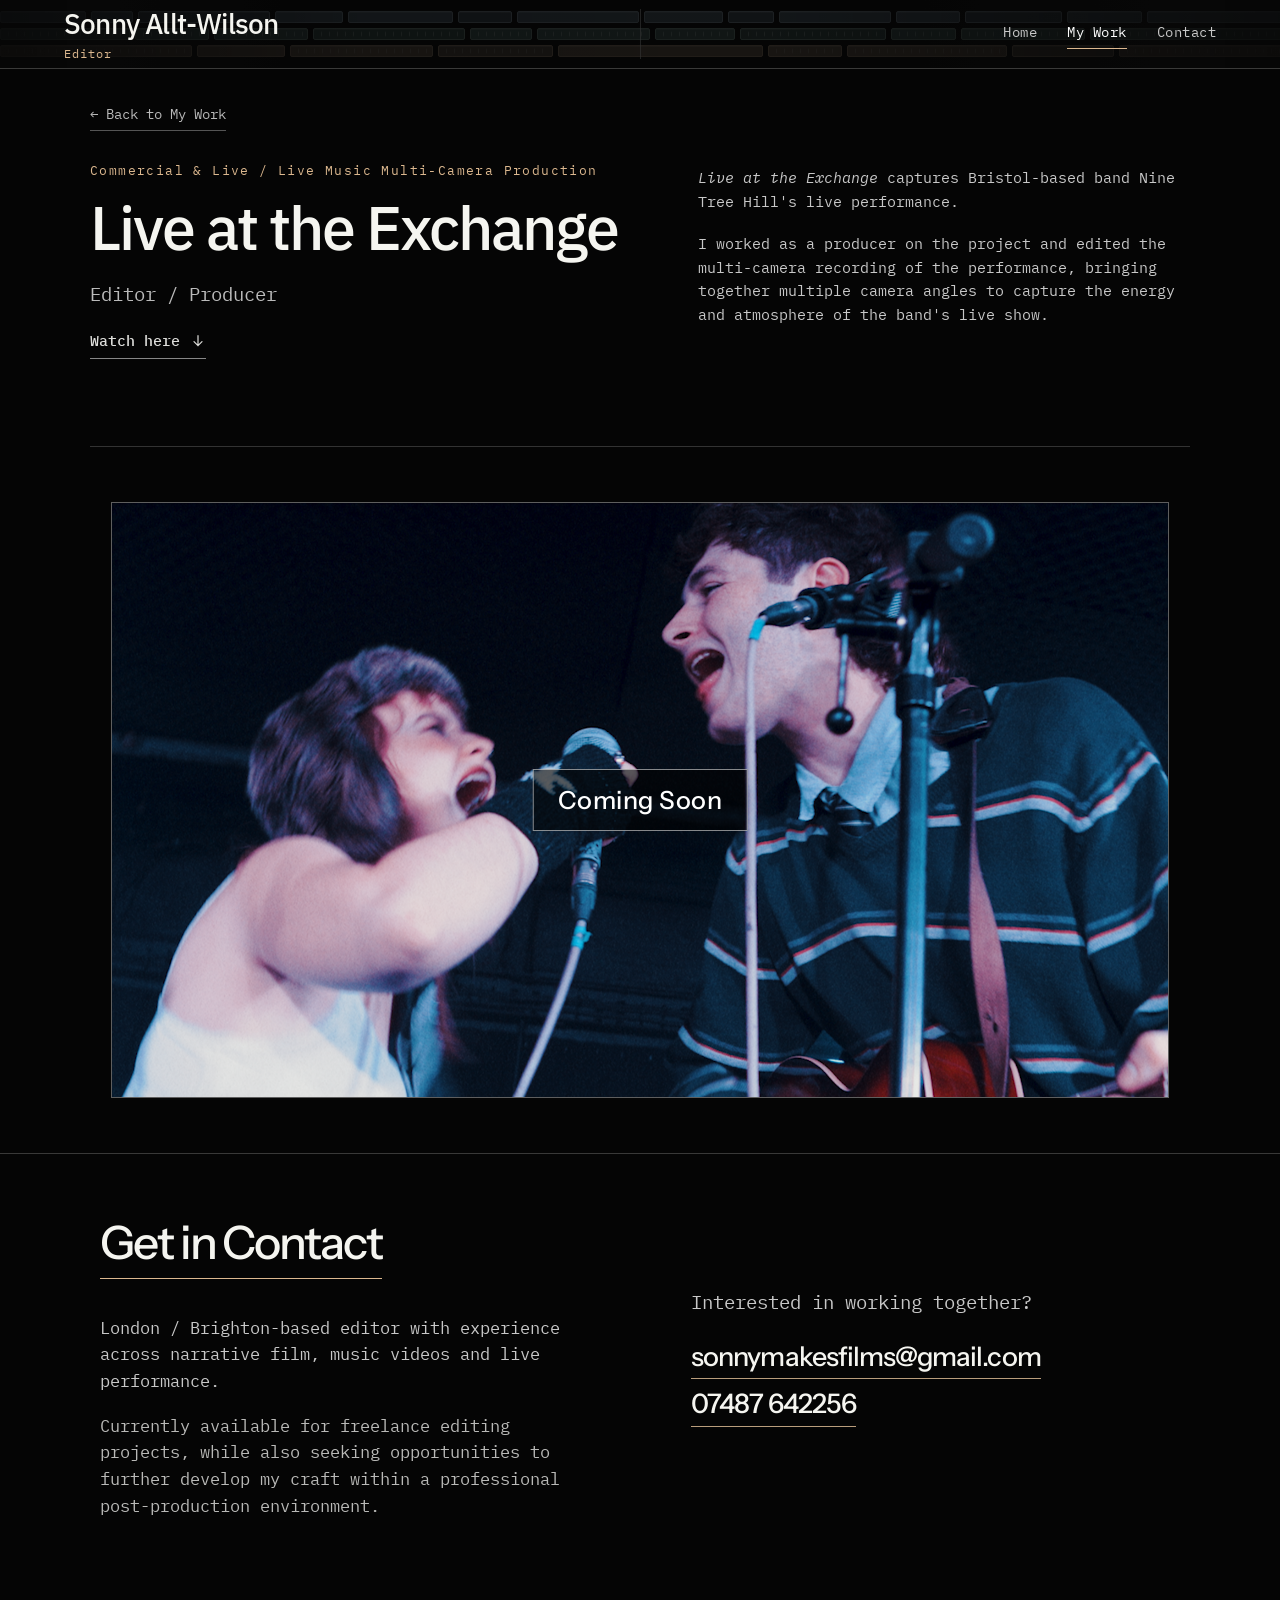
<file: projects/live-at-the-exchange.html>
<!DOCTYPE html>
<html lang="en"><head><link rel="preconnect" href="https://fonts.googleapis.com"><link rel="preconnect" href="https://fonts.gstatic.com" crossorigin><link rel="stylesheet" href="https://fonts.googleapis.com/css2?family=Instrument+Sans:ital,wght@0,400;0,500;1,500&display=swap"><meta charset="utf-8"/><meta content="width=device-width,initial-scale=1" name="viewport"/><title>Live at the Exchange | Sonny Allt-Wilson</title><meta content="Live at the Exchange — Live Music Multi-Camera Production. Editor / Producer. Work by Sonny Allt-Wilson." name="description"/><link href="../css/style.css" rel="stylesheet"/><link href="../css/project.css" rel="stylesheet"/><style>
/* Prevent fallback-font line wrapping from flashing during initial load. */
html:not(.project-font-ready) .project-intro,
html:not(.project-font-ready) .project-description { visibility: hidden !important; }
</style>
<script>
(function(){
  var done = function(){ document.documentElement.classList.add('project-font-ready'); };
  if (!document.fonts || !document.fonts.load) { done(); return; }
  Promise.all([
    document.fonts.load('400 16px "Instrument Sans"'),
    document.fonts.load('500 16px "Instrument Sans"'),
    document.fonts.load('italic 500 16px "Instrument Sans"')
  ]).then(done, done);
  setTimeout(done, 3000); // Never hide readable content indefinitely on a failed connection.
})();
</script>
<link rel="stylesheet" href="../css/clip-player.css"/>
<script defer src="../js/clip-player.js"></script>
<link rel="stylesheet" href="../css/project-contact.css"/>
</head>
<body class="project-page" id="top"><canvas aria-hidden="true" id="dust-canvas"></canvas>
<header class="site-header" id="site-header"><div class="header-identity"><h1><a href="../index.html">Sonny Allt-Wilson</a></h1><p class="role">Editor</p></div><nav aria-label="Main navigation"><a href="../index.html">Home</a><a class="is-active" href="../index.html#work">My Work</a><a href="../index.html#contact">Contact</a></nav></header>
<main class="project-main" id="top"><div class="project-inner">
<a class="project-back" href="../index.html#work">← Back to My Work</a>
<header class="project-intro"><p class="project-kicker">Commercial &amp; Live / Live Music Multi-Camera Production</p><h2>Live at the Exchange</h2><p class="project-credit">Editor / Producer</p><a class="project-watch-link" href="#watch-cinema">Watch here <svg aria-hidden="true" fill="none" stroke="currentColor" stroke-linecap="round" stroke-linejoin="round" stroke-width="1.8" viewbox="0 0 24 24"><path d="M12 4v15m-6-6 6 6 6-6"></path></svg></a></header>
<section aria-labelledby="description-title" class="project-description"><h3 id="description-title">About the project</h3><div class="project-prose"><p><em>Live at the Exchange</em> captures Bristol-based band Nine Tree Hill's live performance.</p><p>I worked as a producer on the project and edited the multi-camera recording of the performance, bringing together multiple camera angles to capture the energy and atmosphere of the band's live show.</p></div></section>
<section aria-labelledby="video-title" class="project-video-section"><div class="project-section-heading"><h3 id="video-title">Watch the film</h3><p>Film / selected scenes / trailer</p></div>
<!-- VIDEO: Replace the placeholder below with an iframe from Vimeo/YouTube OR a <video controls> element. See README. -->
<div aria-label="Cinema-style video player" class="project-cinema" id="watch-cinema"><div aria-hidden="true" class="project-cinema-floor"></div><div class="project-cinema-screen"><div class="project-video-frame"><div class="project-video-placeholder"><span aria-hidden="true" class="video-play">▶</span><strong>Your video goes here</strong><small>Embed your film, trailer or selected scenes</small></div></div></div><div aria-hidden="true" class="project-cinema-seating"><div class="project-cinema-seat-row project-cinema-seat-row-far-3"><span class="project-cinema-seat"></span><span class="project-cinema-seat"></span><span class="project-cinema-seat"></span><span class="project-cinema-seat"></span><span class="project-cinema-seat"></span><span class="project-cinema-seat"></span><span class="project-cinema-seat"></span><span class="project-cinema-seat"></span><span class="project-cinema-seat"></span><span class="project-cinema-seat"></span><span class="project-cinema-seat"></span><span class="project-cinema-seat"></span><span class="project-cinema-seat"></span><span class="project-cinema-seat"></span><span class="project-cinema-seat"></span><span class="project-cinema-seat"></span><span class="project-cinema-seat"></span><span class="project-cinema-seat"></span><span class="project-cinema-seat"></span><span class="project-cinema-seat"></span><span class="project-cinema-seat"></span><span class="project-cinema-seat"></span><span class="project-cinema-seat"></span><span class="project-cinema-seat"></span><span class="project-cinema-seat"></span><span class="project-cinema-seat"></span><span class="project-cinema-seat"></span><span class="project-cinema-seat"></span><span class="project-cinema-seat"></span><span class="project-cinema-seat"></span><span class="project-cinema-seat"></span><span class="project-cinema-seat"></span><span class="project-cinema-seat"></span><span class="project-cinema-seat"></span><span class="project-cinema-seat"></span></div><div class="project-cinema-seat-row project-cinema-seat-row-far-4"><span class="project-cinema-seat"></span><span class="project-cinema-seat"></span><span class="project-cinema-seat"></span><span class="project-cinema-seat"></span><span class="project-cinema-seat"></span><span class="project-cinema-seat"></span><span class="project-cinema-seat"></span><span class="project-cinema-seat"></span><span class="project-cinema-seat"></span><span class="project-cinema-seat"></span><span class="project-cinema-seat"></span><span class="project-cinema-seat"></span><span class="project-cinema-seat"></span><span class="project-cinema-seat"></span><span class="project-cinema-seat"></span><span class="project-cinema-seat"></span><span class="project-cinema-seat"></span><span class="project-cinema-seat"></span><span class="project-cinema-seat"></span><span class="project-cinema-seat"></span><span class="project-cinema-seat"></span><span class="project-cinema-seat"></span><span class="project-cinema-seat"></span><span class="project-cinema-seat"></span><span class="project-cinema-seat"></span><span class="project-cinema-seat"></span><span class="project-cinema-seat"></span><span class="project-cinema-seat"></span><span class="project-cinema-seat"></span><span class="project-cinema-seat"></span><span class="project-cinema-seat"></span><span class="project-cinema-seat"></span><span class="project-cinema-seat"></span><span class="project-cinema-seat"></span><span class="project-cinema-seat"></span></div><div class="project-cinema-seat-row project-cinema-seat-row-back"><span class="project-cinema-seat"></span><span class="project-cinema-seat"></span><span class="project-cinema-seat"></span><span class="project-cinema-seat"></span><span class="project-cinema-seat"></span><span class="project-cinema-seat"></span><span class="project-cinema-seat"></span><span class="project-cinema-seat"></span><span class="project-cinema-seat"></span><span class="project-cinema-seat"></span><span class="project-cinema-seat"></span><span class="project-cinema-seat"></span><span class="project-cinema-seat"></span><span class="project-cinema-seat"></span><span class="project-cinema-seat"></span><span class="project-cinema-seat"></span><span class="project-cinema-seat"></span><span class="project-cinema-seat"></span><span class="project-cinema-seat"></span><span class="project-cinema-seat"></span><span class="project-cinema-seat"></span><span class="project-cinema-seat"></span><span class="project-cinema-seat"></span><span class="project-cinema-seat"></span><span class="project-cinema-seat"></span><span class="project-cinema-seat"></span><span class="project-cinema-seat"></span><span class="project-cinema-seat"></span><span class="project-cinema-seat"></span><span class="project-cinema-seat"></span><span class="project-cinema-seat"></span><span class="project-cinema-seat"></span><span class="project-cinema-seat"></span><span class="project-cinema-seat"></span><span class="project-cinema-seat"></span></div><div class="project-cinema-seat-row project-cinema-seat-row-back-mid"><span class="project-cinema-seat"></span><span class="project-cinema-seat"></span><span class="project-cinema-seat"></span><span class="project-cinema-seat"></span><span class="project-cinema-seat"></span><span class="project-cinema-seat"></span><span class="project-cinema-seat"></span><span class="project-cinema-seat"></span><span class="project-cinema-seat"></span><span class="project-cinema-seat"></span><span class="project-cinema-seat"></span><span class="project-cinema-seat"></span><span class="project-cinema-seat"></span><span class="project-cinema-seat"></span><span class="project-cinema-seat"></span><span class="project-cinema-seat"></span><span class="project-cinema-seat"></span><span class="project-cinema-seat"></span><span class="project-cinema-seat"></span><span class="project-cinema-seat"></span><span class="project-cinema-seat"></span><span class="project-cinema-seat"></span><span class="project-cinema-seat"></span><span class="project-cinema-seat"></span><span class="project-cinema-seat"></span><span class="project-cinema-seat"></span><span class="project-cinema-seat"></span><span class="project-cinema-seat"></span><span class="project-cinema-seat"></span><span class="project-cinema-seat"></span><span class="project-cinema-seat"></span><span class="project-cinema-seat"></span><span class="project-cinema-seat"></span><span class="project-cinema-seat"></span><span class="project-cinema-seat"></span></div><div class="project-cinema-seat-row project-cinema-seat-row-mid"><span class="project-cinema-seat"></span><span class="project-cinema-seat"></span><span class="project-cinema-seat"></span><span class="project-cinema-seat"></span><span class="project-cinema-seat"></span><span class="project-cinema-seat"></span><span class="project-cinema-seat"></span><span class="project-cinema-seat"></span><span class="project-cinema-seat"></span><span class="project-cinema-seat"></span><span class="project-cinema-seat"></span><span class="project-cinema-seat"></span><span class="project-cinema-seat"></span><span class="project-cinema-seat"></span><span class="project-cinema-seat"></span><span class="project-cinema-seat"></span><span class="project-cinema-seat"></span><span class="project-cinema-seat"></span><span class="project-cinema-seat"></span><span class="project-cinema-seat"></span><span class="project-cinema-seat"></span><span class="project-cinema-seat"></span><span class="project-cinema-seat"></span><span class="project-cinema-seat"></span><span class="project-cinema-seat"></span><span class="project-cinema-seat"></span><span class="project-cinema-seat"></span><span class="project-cinema-seat"></span><span class="project-cinema-seat"></span><span class="project-cinema-seat"></span><span class="project-cinema-seat"></span><span class="project-cinema-seat"></span><span class="project-cinema-seat"></span><span class="project-cinema-seat"></span><span class="project-cinema-seat"></span></div><div class="project-cinema-seat-row project-cinema-seat-row-front-mid"><span class="project-cinema-seat"></span><span class="project-cinema-seat"></span><span class="project-cinema-seat"></span><span class="project-cinema-seat"></span><span class="project-cinema-seat"></span><span class="project-cinema-seat"></span><span class="project-cinema-seat"></span><span class="project-cinema-seat"></span><span class="project-cinema-seat"></span><span class="project-cinema-seat"></span><span class="project-cinema-seat"></span><span class="project-cinema-seat"></span><span class="project-cinema-seat"></span><span class="project-cinema-seat"></span><span class="project-cinema-seat"></span><span class="project-cinema-seat"></span><span class="project-cinema-seat"></span><span class="project-cinema-seat"></span><span class="project-cinema-seat"></span><span class="project-cinema-seat"></span><span class="project-cinema-seat"></span><span class="project-cinema-seat"></span><span class="project-cinema-seat"></span><span class="project-cinema-seat"></span><span class="project-cinema-seat"></span><span class="project-cinema-seat"></span><span class="project-cinema-seat"></span><span class="project-cinema-seat"></span><span class="project-cinema-seat"></span><span class="project-cinema-seat"></span><span class="project-cinema-seat"></span><span class="project-cinema-seat"></span><span class="project-cinema-seat"></span><span class="project-cinema-seat"></span><span class="project-cinema-seat"></span></div><div class="project-cinema-seat-row project-cinema-seat-row-front"><span class="project-cinema-seat"></span><span class="project-cinema-seat"></span><span class="project-cinema-seat"></span><span class="project-cinema-seat"></span><span class="project-cinema-seat"></span><span class="project-cinema-seat"></span><span class="project-cinema-seat"></span><span class="project-cinema-seat"></span><span class="project-cinema-seat"></span><span class="project-cinema-seat"></span><span class="project-cinema-seat"></span><span class="project-cinema-seat"></span><span class="project-cinema-seat"></span><span class="project-cinema-seat"></span><span class="project-cinema-seat"></span><span class="project-cinema-seat"></span><span class="project-cinema-seat"></span><span class="project-cinema-seat"></span><span class="project-cinema-seat"></span><span class="project-cinema-seat"></span><span class="project-cinema-seat"></span><span class="project-cinema-seat"></span><span class="project-cinema-seat"></span><span class="project-cinema-seat"></span><span class="project-cinema-seat"></span><span class="project-cinema-seat"></span><span class="project-cinema-seat"></span><span class="project-cinema-seat"></span><span class="project-cinema-seat"></span><span class="project-cinema-seat"></span><span class="project-cinema-seat"></span><span class="project-cinema-seat"></span><span class="project-cinema-seat"></span><span class="project-cinema-seat"></span><span class="project-cinema-seat"></span></div></div><a aria-label="Back to top" class="cinema-back-to-top" href="#top" title="Back to top">↑</a></div></section>
</div></main>
<section class="project-contact" id="contact" aria-labelledby="project-contact-title">
  <div class="contact-grid">
    <div class="contact-heading">
      <h2 id="project-contact-title">Get in Contact</h2>
      <p class="contact-availability">London / Brighton-based editor with experience across narrative film, music videos and live performance.</p>
      <p class="contact-availability">Currently available for freelance editing projects, while also seeking opportunities to further develop my craft within a professional post-production environment.</p>
    </div>
    <div class="contact-details">
      <p class="contact-intro">Interested in working together?</p>
      <div class="contact-links">
        <a href="mailto:sonnymakesfilms@gmail.com">sonnymakesfilms@gmail.com</a>
        <a href="tel:+447487642256">07487 642256</a>
      </div>
    </div>
  </div>
</section>
<footer><p>© Sonny Allt-Wilson</p></footer>
<script defer="" src="../js/shared.js"></script><script defer="" src="../js/project.js"></script>

<script>
// Returning to the homepage should not replay its entrance reveals.
document.addEventListener('click', function(event) {
  const anchor = event.target.closest('a[href]');
  if (!anchor) return;
  const destination = new URL(anchor.href, location.href);
  if (destination.pathname.endsWith('/index.html') || (destination.pathname.endsWith('/') && anchor.getAttribute('href').includes('index'))) {
    sessionStorage.setItem('portfolioReturningFromProject', '1');
  }
}, true);
</script>
<script>
/* Commercial projects return to the Commercial & Live Work carousel framing. */
(function () {
  var link = document.querySelector('.project-back');
  if (!link) return;
  link.setAttribute('href', '../index.html#commercial-work');
  link.addEventListener('click', function (event) {
    if (event.button !== 0 || event.ctrlKey || event.metaKey || event.shiftKey || event.altKey) return;
    try { sessionStorage.setItem('portfolioReturnCarousel', 'commercial'); } catch (_) {}
  }, true);
})();
</script>
</body></html>
</file>
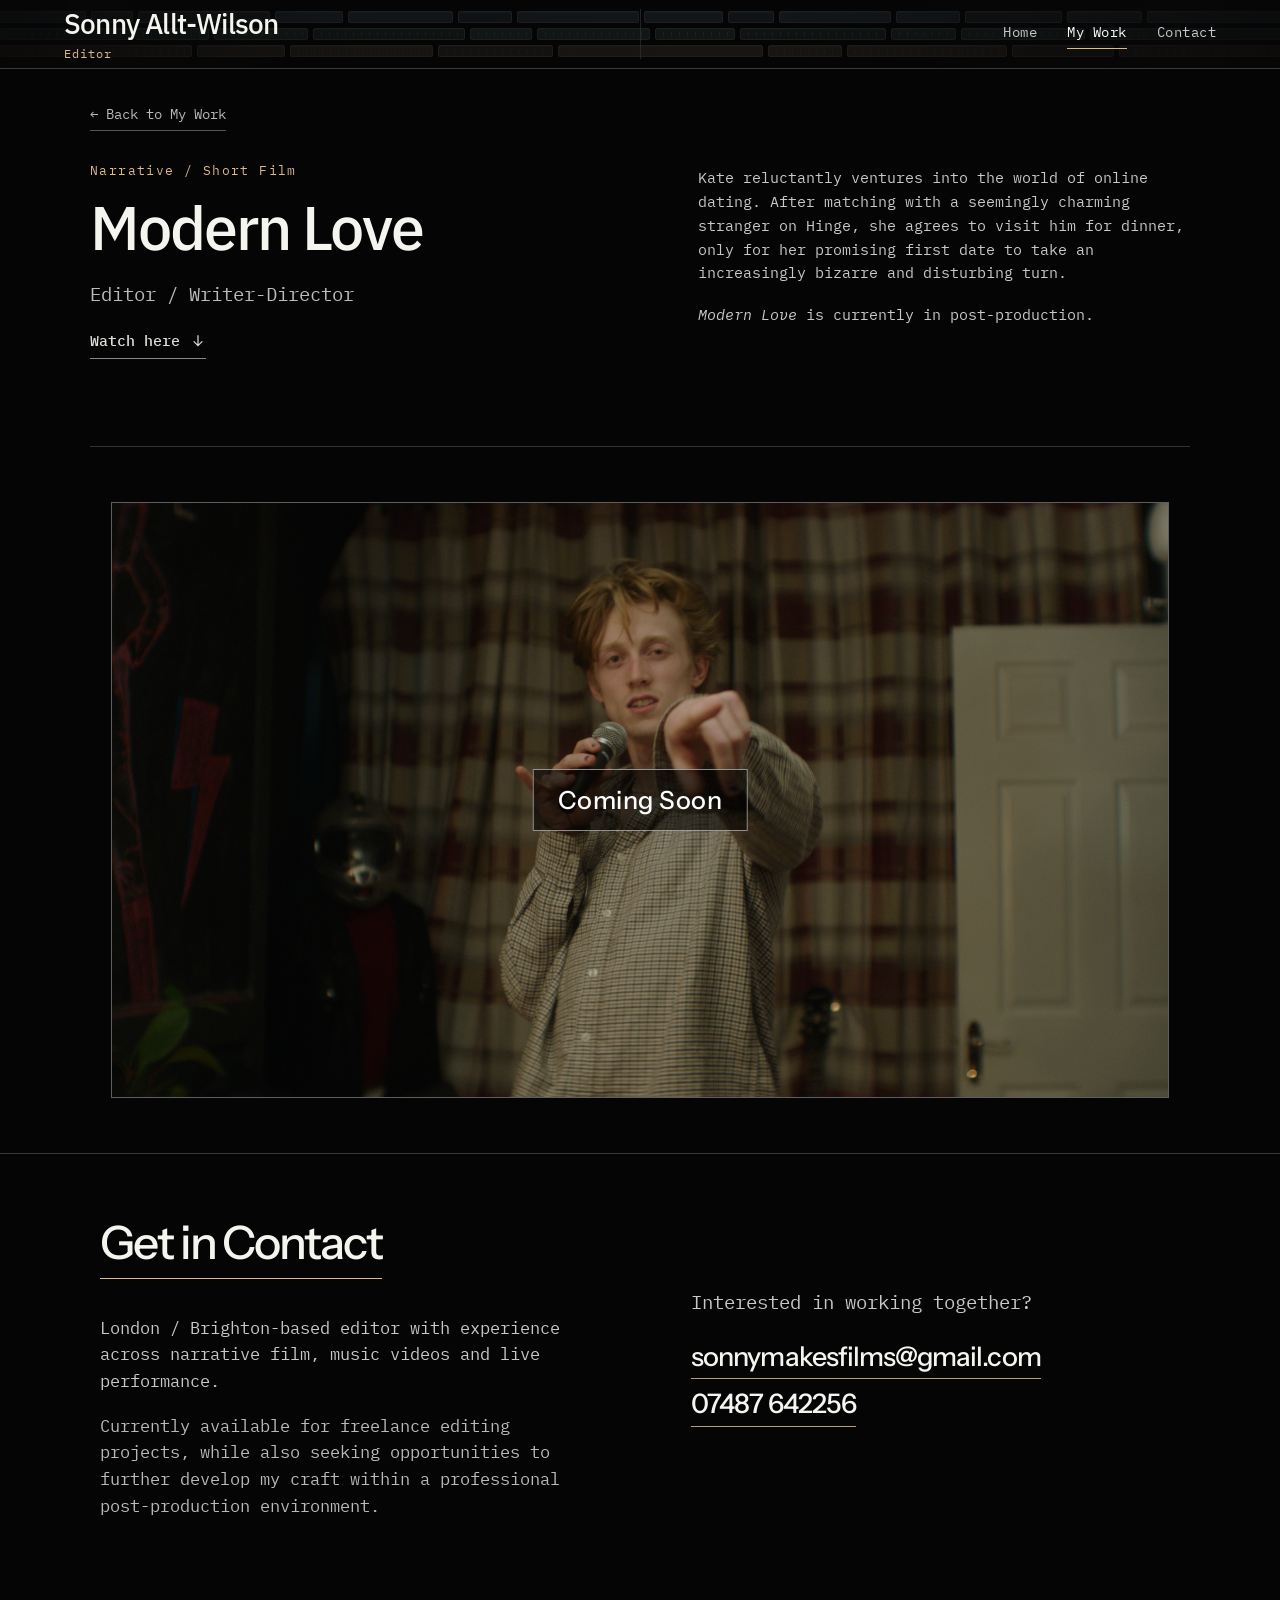
<file: projects/modern-love.html>
<!DOCTYPE html>
<html lang="en"><head><link rel="preconnect" href="https://fonts.googleapis.com"><link rel="preconnect" href="https://fonts.gstatic.com" crossorigin><link rel="stylesheet" href="https://fonts.googleapis.com/css2?family=Instrument+Sans:ital,wght@0,400;0,500;1,500&display=swap"><meta charset="utf-8"/><meta content="width=device-width,initial-scale=1" name="viewport"/><title>Modern Love | Sonny Allt-Wilson</title><meta content="Modern Love — Short Film. Editor / Writer-Director. Work by Sonny Allt-Wilson." name="description"/><link href="../css/style.css" rel="stylesheet"/><link href="../css/project.css" rel="stylesheet"/><style>
/* Prevent fallback-font line wrapping from flashing during initial load. */
html:not(.project-font-ready) .project-intro,
html:not(.project-font-ready) .project-description { visibility: hidden !important; }
</style>
<script>
(function(){
  var done = function(){ document.documentElement.classList.add('project-font-ready'); };
  if (!document.fonts || !document.fonts.load) { done(); return; }
  Promise.all([
    document.fonts.load('400 16px "Instrument Sans"'),
    document.fonts.load('500 16px "Instrument Sans"'),
    document.fonts.load('italic 500 16px "Instrument Sans"')
  ]).then(done, done);
  setTimeout(done, 3000); // Never hide readable content indefinitely on a failed connection.
})();
</script>
<link rel="stylesheet" href="../css/clip-player.css"/>
<script defer src="../js/clip-player.js"></script>
<link rel="stylesheet" href="../css/project-contact.css"/>
</head>
<body class="project-page" id="top"><canvas aria-hidden="true" id="dust-canvas"></canvas>
<header class="site-header" id="site-header"><div class="header-identity"><h1><a href="../index.html">Sonny Allt-Wilson</a></h1><p class="role">Editor</p></div><nav aria-label="Main navigation"><a href="../index.html">Home</a><a class="is-active" href="../index.html#work">My Work</a><a href="../index.html#contact">Contact</a></nav></header>
<main class="project-main" id="top"><div class="project-inner">
<a class="project-back" href="../index.html#work">← Back to My Work</a>
<header class="project-intro"><p class="project-kicker">Narrative / Short Film</p><h2>Modern Love</h2><p class="project-credit">Editor / Writer-Director</p><a class="project-watch-link" href="#watch-cinema">Watch here <svg aria-hidden="true" fill="none" stroke="currentColor" stroke-linecap="round" stroke-linejoin="round" stroke-width="1.8" viewbox="0 0 24 24"><path d="M12 4v15m-6-6 6 6 6-6"></path></svg></a></header>
<section aria-labelledby="description-title" class="project-description"><h3 id="description-title">About the project</h3><div class="project-prose"><p>Kate reluctantly ventures into the world of online dating. After matching with a seemingly charming stranger on Hinge, she agrees to visit him for dinner, only for her promising first date to take an increasingly bizarre and disturbing turn.</p><p><em>Modern Love</em> is currently in post-production.</p></div></section>
<section aria-labelledby="video-title" class="project-video-section"><div class="project-section-heading"><h3 id="video-title">Watch the film</h3><p>Film / selected scenes / trailer</p></div>
<!-- VIDEO: Replace the placeholder below with an iframe from Vimeo/YouTube OR a <video controls> element. See README. -->
<div aria-label="Cinema-style video player" class="project-cinema" id="watch-cinema"><div aria-hidden="true" class="project-cinema-floor"></div><div class="project-cinema-screen"><div class="project-video-frame"><div class="project-video-placeholder"><span aria-hidden="true" class="video-play">▶</span><strong>Your video goes here</strong><small>Embed your film, trailer or selected scenes</small></div></div></div><div aria-hidden="true" class="project-cinema-seating"><div class="project-cinema-seat-row project-cinema-seat-row-far-3"><span class="project-cinema-seat"></span><span class="project-cinema-seat"></span><span class="project-cinema-seat"></span><span class="project-cinema-seat"></span><span class="project-cinema-seat"></span><span class="project-cinema-seat"></span><span class="project-cinema-seat"></span><span class="project-cinema-seat"></span><span class="project-cinema-seat"></span><span class="project-cinema-seat"></span><span class="project-cinema-seat"></span><span class="project-cinema-seat"></span><span class="project-cinema-seat"></span><span class="project-cinema-seat"></span><span class="project-cinema-seat"></span><span class="project-cinema-seat"></span><span class="project-cinema-seat"></span><span class="project-cinema-seat"></span><span class="project-cinema-seat"></span><span class="project-cinema-seat"></span><span class="project-cinema-seat"></span><span class="project-cinema-seat"></span><span class="project-cinema-seat"></span><span class="project-cinema-seat"></span><span class="project-cinema-seat"></span><span class="project-cinema-seat"></span><span class="project-cinema-seat"></span><span class="project-cinema-seat"></span><span class="project-cinema-seat"></span><span class="project-cinema-seat"></span><span class="project-cinema-seat"></span><span class="project-cinema-seat"></span><span class="project-cinema-seat"></span><span class="project-cinema-seat"></span><span class="project-cinema-seat"></span></div><div class="project-cinema-seat-row project-cinema-seat-row-far-4"><span class="project-cinema-seat"></span><span class="project-cinema-seat"></span><span class="project-cinema-seat"></span><span class="project-cinema-seat"></span><span class="project-cinema-seat"></span><span class="project-cinema-seat"></span><span class="project-cinema-seat"></span><span class="project-cinema-seat"></span><span class="project-cinema-seat"></span><span class="project-cinema-seat"></span><span class="project-cinema-seat"></span><span class="project-cinema-seat"></span><span class="project-cinema-seat"></span><span class="project-cinema-seat"></span><span class="project-cinema-seat"></span><span class="project-cinema-seat"></span><span class="project-cinema-seat"></span><span class="project-cinema-seat"></span><span class="project-cinema-seat"></span><span class="project-cinema-seat"></span><span class="project-cinema-seat"></span><span class="project-cinema-seat"></span><span class="project-cinema-seat"></span><span class="project-cinema-seat"></span><span class="project-cinema-seat"></span><span class="project-cinema-seat"></span><span class="project-cinema-seat"></span><span class="project-cinema-seat"></span><span class="project-cinema-seat"></span><span class="project-cinema-seat"></span><span class="project-cinema-seat"></span><span class="project-cinema-seat"></span><span class="project-cinema-seat"></span><span class="project-cinema-seat"></span><span class="project-cinema-seat"></span></div><div class="project-cinema-seat-row project-cinema-seat-row-back"><span class="project-cinema-seat"></span><span class="project-cinema-seat"></span><span class="project-cinema-seat"></span><span class="project-cinema-seat"></span><span class="project-cinema-seat"></span><span class="project-cinema-seat"></span><span class="project-cinema-seat"></span><span class="project-cinema-seat"></span><span class="project-cinema-seat"></span><span class="project-cinema-seat"></span><span class="project-cinema-seat"></span><span class="project-cinema-seat"></span><span class="project-cinema-seat"></span><span class="project-cinema-seat"></span><span class="project-cinema-seat"></span><span class="project-cinema-seat"></span><span class="project-cinema-seat"></span><span class="project-cinema-seat"></span><span class="project-cinema-seat"></span><span class="project-cinema-seat"></span><span class="project-cinema-seat"></span><span class="project-cinema-seat"></span><span class="project-cinema-seat"></span><span class="project-cinema-seat"></span><span class="project-cinema-seat"></span><span class="project-cinema-seat"></span><span class="project-cinema-seat"></span><span class="project-cinema-seat"></span><span class="project-cinema-seat"></span><span class="project-cinema-seat"></span><span class="project-cinema-seat"></span><span class="project-cinema-seat"></span><span class="project-cinema-seat"></span><span class="project-cinema-seat"></span><span class="project-cinema-seat"></span></div><div class="project-cinema-seat-row project-cinema-seat-row-back-mid"><span class="project-cinema-seat"></span><span class="project-cinema-seat"></span><span class="project-cinema-seat"></span><span class="project-cinema-seat"></span><span class="project-cinema-seat"></span><span class="project-cinema-seat"></span><span class="project-cinema-seat"></span><span class="project-cinema-seat"></span><span class="project-cinema-seat"></span><span class="project-cinema-seat"></span><span class="project-cinema-seat"></span><span class="project-cinema-seat"></span><span class="project-cinema-seat"></span><span class="project-cinema-seat"></span><span class="project-cinema-seat"></span><span class="project-cinema-seat"></span><span class="project-cinema-seat"></span><span class="project-cinema-seat"></span><span class="project-cinema-seat"></span><span class="project-cinema-seat"></span><span class="project-cinema-seat"></span><span class="project-cinema-seat"></span><span class="project-cinema-seat"></span><span class="project-cinema-seat"></span><span class="project-cinema-seat"></span><span class="project-cinema-seat"></span><span class="project-cinema-seat"></span><span class="project-cinema-seat"></span><span class="project-cinema-seat"></span><span class="project-cinema-seat"></span><span class="project-cinema-seat"></span><span class="project-cinema-seat"></span><span class="project-cinema-seat"></span><span class="project-cinema-seat"></span><span class="project-cinema-seat"></span></div><div class="project-cinema-seat-row project-cinema-seat-row-mid"><span class="project-cinema-seat"></span><span class="project-cinema-seat"></span><span class="project-cinema-seat"></span><span class="project-cinema-seat"></span><span class="project-cinema-seat"></span><span class="project-cinema-seat"></span><span class="project-cinema-seat"></span><span class="project-cinema-seat"></span><span class="project-cinema-seat"></span><span class="project-cinema-seat"></span><span class="project-cinema-seat"></span><span class="project-cinema-seat"></span><span class="project-cinema-seat"></span><span class="project-cinema-seat"></span><span class="project-cinema-seat"></span><span class="project-cinema-seat"></span><span class="project-cinema-seat"></span><span class="project-cinema-seat"></span><span class="project-cinema-seat"></span><span class="project-cinema-seat"></span><span class="project-cinema-seat"></span><span class="project-cinema-seat"></span><span class="project-cinema-seat"></span><span class="project-cinema-seat"></span><span class="project-cinema-seat"></span><span class="project-cinema-seat"></span><span class="project-cinema-seat"></span><span class="project-cinema-seat"></span><span class="project-cinema-seat"></span><span class="project-cinema-seat"></span><span class="project-cinema-seat"></span><span class="project-cinema-seat"></span><span class="project-cinema-seat"></span><span class="project-cinema-seat"></span><span class="project-cinema-seat"></span></div><div class="project-cinema-seat-row project-cinema-seat-row-front-mid"><span class="project-cinema-seat"></span><span class="project-cinema-seat"></span><span class="project-cinema-seat"></span><span class="project-cinema-seat"></span><span class="project-cinema-seat"></span><span class="project-cinema-seat"></span><span class="project-cinema-seat"></span><span class="project-cinema-seat"></span><span class="project-cinema-seat"></span><span class="project-cinema-seat"></span><span class="project-cinema-seat"></span><span class="project-cinema-seat"></span><span class="project-cinema-seat"></span><span class="project-cinema-seat"></span><span class="project-cinema-seat"></span><span class="project-cinema-seat"></span><span class="project-cinema-seat"></span><span class="project-cinema-seat"></span><span class="project-cinema-seat"></span><span class="project-cinema-seat"></span><span class="project-cinema-seat"></span><span class="project-cinema-seat"></span><span class="project-cinema-seat"></span><span class="project-cinema-seat"></span><span class="project-cinema-seat"></span><span class="project-cinema-seat"></span><span class="project-cinema-seat"></span><span class="project-cinema-seat"></span><span class="project-cinema-seat"></span><span class="project-cinema-seat"></span><span class="project-cinema-seat"></span><span class="project-cinema-seat"></span><span class="project-cinema-seat"></span><span class="project-cinema-seat"></span><span class="project-cinema-seat"></span></div><div class="project-cinema-seat-row project-cinema-seat-row-front"><span class="project-cinema-seat"></span><span class="project-cinema-seat"></span><span class="project-cinema-seat"></span><span class="project-cinema-seat"></span><span class="project-cinema-seat"></span><span class="project-cinema-seat"></span><span class="project-cinema-seat"></span><span class="project-cinema-seat"></span><span class="project-cinema-seat"></span><span class="project-cinema-seat"></span><span class="project-cinema-seat"></span><span class="project-cinema-seat"></span><span class="project-cinema-seat"></span><span class="project-cinema-seat"></span><span class="project-cinema-seat"></span><span class="project-cinema-seat"></span><span class="project-cinema-seat"></span><span class="project-cinema-seat"></span><span class="project-cinema-seat"></span><span class="project-cinema-seat"></span><span class="project-cinema-seat"></span><span class="project-cinema-seat"></span><span class="project-cinema-seat"></span><span class="project-cinema-seat"></span><span class="project-cinema-seat"></span><span class="project-cinema-seat"></span><span class="project-cinema-seat"></span><span class="project-cinema-seat"></span><span class="project-cinema-seat"></span><span class="project-cinema-seat"></span><span class="project-cinema-seat"></span><span class="project-cinema-seat"></span><span class="project-cinema-seat"></span><span class="project-cinema-seat"></span><span class="project-cinema-seat"></span></div></div><a aria-label="Back to top" class="cinema-back-to-top" href="#top" title="Back to top">↑</a></div></section>
</div></main>
<section class="project-contact" id="contact" aria-labelledby="project-contact-title">
  <div class="contact-grid">
    <div class="contact-heading">
      <h2 id="project-contact-title">Get in Contact</h2>
      <p class="contact-availability">London / Brighton-based editor with experience across narrative film, music videos and live performance.</p>
      <p class="contact-availability">Currently available for freelance editing projects, while also seeking opportunities to further develop my craft within a professional post-production environment.</p>
    </div>
    <div class="contact-details">
      <p class="contact-intro">Interested in working together?</p>
      <div class="contact-links">
        <a href="mailto:sonnymakesfilms@gmail.com">sonnymakesfilms@gmail.com</a>
        <a href="tel:+447487642256">07487 642256</a>
      </div>
    </div>
  </div>
</section>
<footer><p>© Sonny Allt-Wilson</p></footer>
<script defer="" src="../js/shared.js"></script><script defer="" src="../js/project.js"></script>

<script>
// Returning to the homepage should not replay its entrance reveals.
document.addEventListener('click', function(event) {
  const anchor = event.target.closest('a[href]');
  if (!anchor) return;
  const destination = new URL(anchor.href, location.href);
  if (destination.pathname.endsWith('/index.html') || (destination.pathname.endsWith('/') && anchor.getAttribute('href').includes('index'))) {
    sessionStorage.setItem('portfolioReturningFromProject', '1');
  }
}, true);
</script>
<script>
(function(){
  var back=document.querySelector('.project-back');
  if(!back) return;
  back.addEventListener('click',function(event){
    if(event.ctrlKey||event.metaKey||event.shiftKey||event.altKey||event.button!==0)return;
    event.preventDefault();
    try{sessionStorage.setItem('portfolioReturningFromProject','1');}catch(_){}
    var previous=0;
    try{previous=Number(sessionStorage.getItem('portfolioCameFromHome'))||0;}catch(_){}
    if(previous && Date.now()-previous < 45*60*1000 && history.length>1){
      // Restores the existing, already-rendered homepage in supporting browsers.
      history.back();
      // If history restoration is not available, the normal link remains usable.
    }else{
      location.href=back.href;
    }
  });
})();
</script></body></html>
</file>
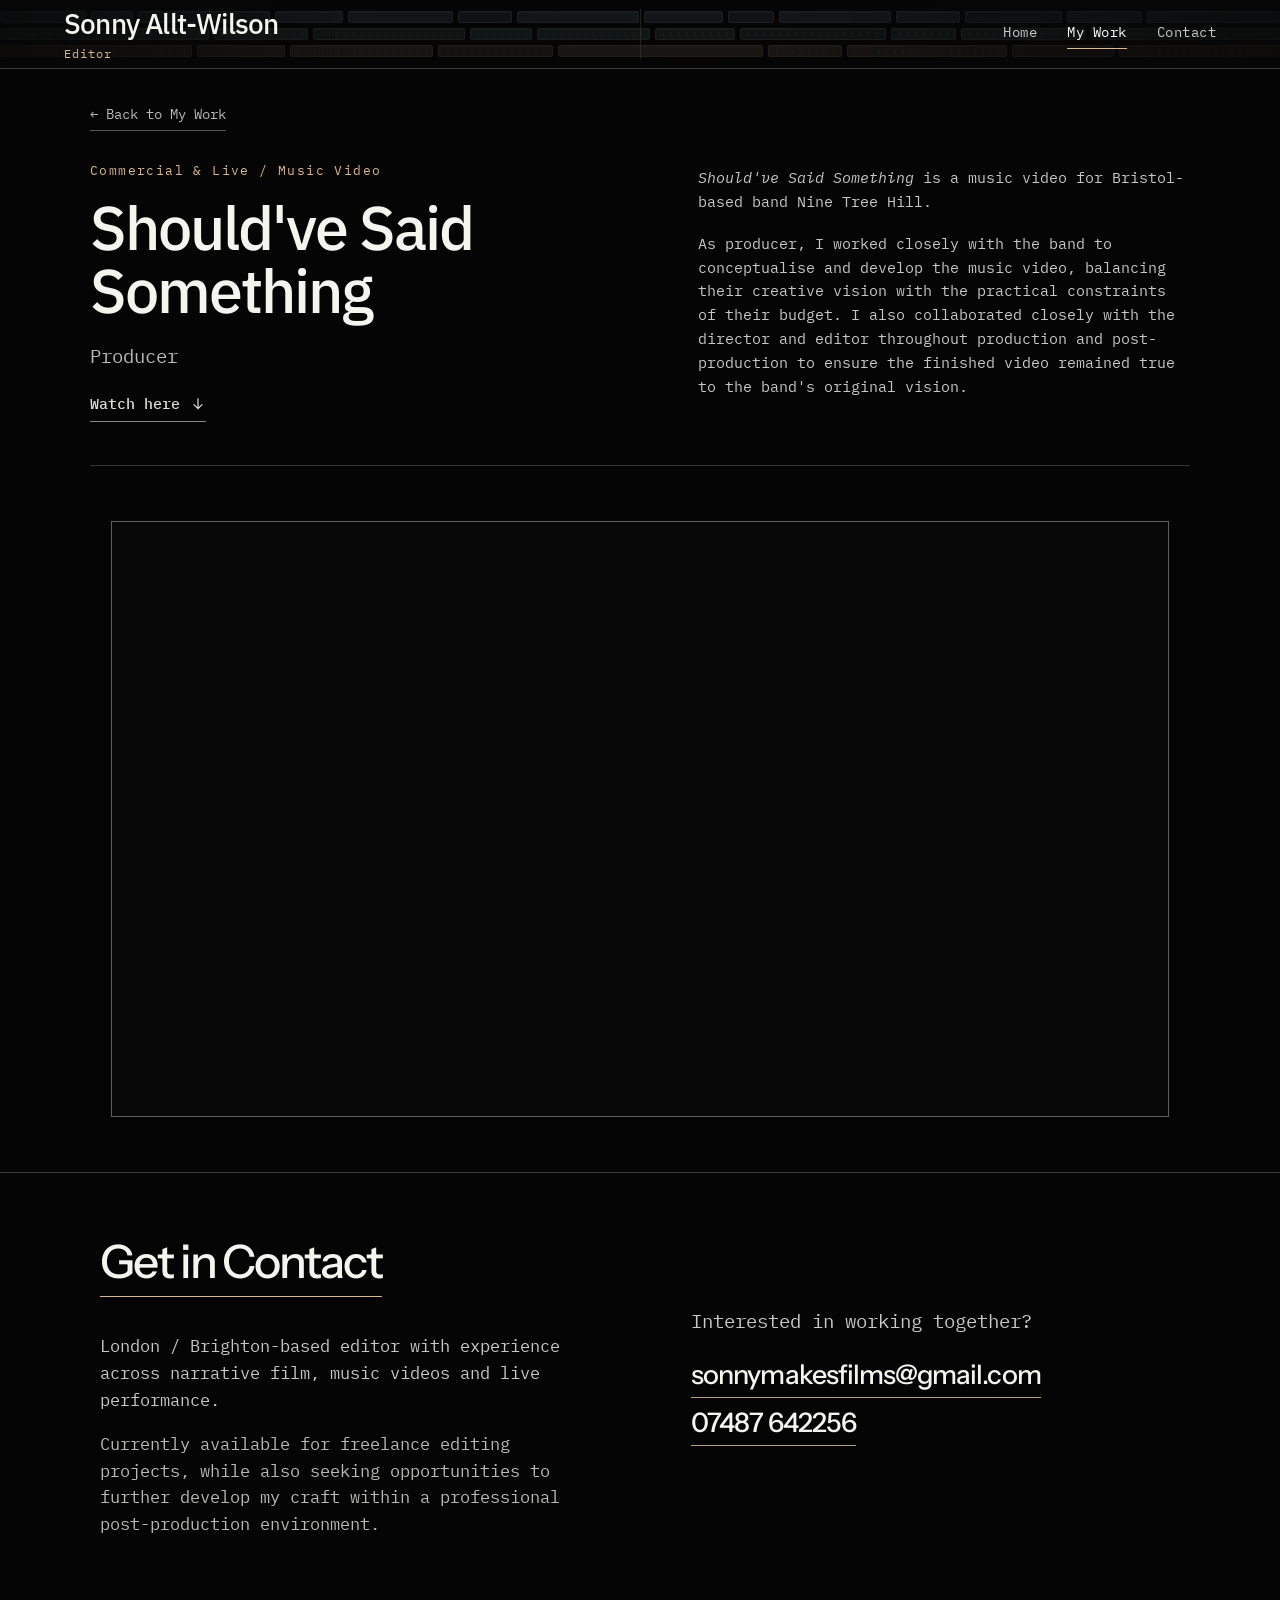
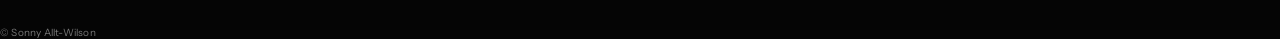
<file: projects/shouldve-said-something.html>
<!DOCTYPE html>
<html lang="en"><head><link rel="preconnect" href="https://fonts.googleapis.com"><link rel="preconnect" href="https://fonts.gstatic.com" crossorigin><link rel="stylesheet" href="https://fonts.googleapis.com/css2?family=Instrument+Sans:ital,wght@0,400;0,500;1,500&display=swap"><meta charset="utf-8"/><meta content="width=device-width,initial-scale=1" name="viewport"/><title>Should've Said Something | Sonny Allt-Wilson</title><meta content="Should've Said Something — Music Video. Producer. Work by Sonny Allt-Wilson." name="description"/><link href="../css/style.css" rel="stylesheet"/><link href="../css/project.css" rel="stylesheet"/><style>
/* Prevent fallback-font line wrapping from flashing during initial load. */
html:not(.project-font-ready) .project-intro,
html:not(.project-font-ready) .project-description { visibility: hidden !important; }
</style>
<script>
(function(){
  var done = function(){ document.documentElement.classList.add('project-font-ready'); };
  if (!document.fonts || !document.fonts.load) { done(); return; }
  Promise.all([
    document.fonts.load('400 16px "Instrument Sans"'),
    document.fonts.load('500 16px "Instrument Sans"'),
    document.fonts.load('italic 500 16px "Instrument Sans"')
  ]).then(done, done);
  setTimeout(done, 3000); // Never hide readable content indefinitely on a failed connection.
})();
</script>
<link rel="stylesheet" href="../css/clip-player.css"/>
<script defer src="../js/clip-player.js"></script>
<link rel="stylesheet" href="../css/project-contact.css"/>
</head>
<body class="project-page" id="top"><canvas aria-hidden="true" id="dust-canvas"></canvas>
<header class="site-header" id="site-header"><div class="header-identity"><h1><a href="../index.html">Sonny Allt-Wilson</a></h1><p class="role">Editor</p></div><nav aria-label="Main navigation"><a href="../index.html">Home</a><a class="is-active" href="../index.html#work">My Work</a><a href="../index.html#contact">Contact</a></nav></header>
<main class="project-main" id="top"><div class="project-inner">
<a class="project-back" href="../index.html#work">← Back to My Work</a>
<header class="project-intro"><p class="project-kicker">Commercial &amp; Live / Music Video</p><h2>Should've Said Something</h2><p class="project-credit">Producer</p><a class="project-watch-link" href="#watch-cinema">Watch here <svg aria-hidden="true" fill="none" stroke="currentColor" stroke-linecap="round" stroke-linejoin="round" stroke-width="1.8" viewbox="0 0 24 24"><path d="M12 4v15m-6-6 6 6 6-6"></path></svg></a></header>
<section aria-labelledby="description-title" class="project-description"><h3 id="description-title">About the project</h3><div class="project-prose"><p><em>Should've Said Something</em> is a music video for Bristol-based band Nine Tree Hill.</p><p>As producer, I worked closely with the band to conceptualise and develop the music video, balancing their creative vision with the practical constraints of their budget. I also collaborated closely with the director and editor throughout production and post-production to ensure the finished video remained true to the band's original vision.</p></div></section>
<section aria-labelledby="video-title" class="project-video-section"><div class="project-section-heading"><h3 id="video-title">Watch the film</h3><p>Film / selected scenes / trailer</p></div>
<!-- VIDEO: Replace the placeholder below with an iframe from Vimeo/YouTube OR a <video controls> element. See README. -->
<div aria-label="Cinema-style video player" class="project-cinema" id="watch-cinema"><div aria-hidden="true" class="project-cinema-floor"></div><div class="project-cinema-screen"><div class="project-video-frame"><div class="project-video-placeholder"><span aria-hidden="true" class="video-play">▶</span><strong>Your video goes here</strong><small>Embed your film, trailer or selected scenes</small></div></div></div><div aria-hidden="true" class="project-cinema-seating"><div class="project-cinema-seat-row project-cinema-seat-row-far-3"><span class="project-cinema-seat"></span><span class="project-cinema-seat"></span><span class="project-cinema-seat"></span><span class="project-cinema-seat"></span><span class="project-cinema-seat"></span><span class="project-cinema-seat"></span><span class="project-cinema-seat"></span><span class="project-cinema-seat"></span><span class="project-cinema-seat"></span><span class="project-cinema-seat"></span><span class="project-cinema-seat"></span><span class="project-cinema-seat"></span><span class="project-cinema-seat"></span><span class="project-cinema-seat"></span><span class="project-cinema-seat"></span><span class="project-cinema-seat"></span><span class="project-cinema-seat"></span><span class="project-cinema-seat"></span><span class="project-cinema-seat"></span><span class="project-cinema-seat"></span><span class="project-cinema-seat"></span><span class="project-cinema-seat"></span><span class="project-cinema-seat"></span><span class="project-cinema-seat"></span><span class="project-cinema-seat"></span><span class="project-cinema-seat"></span><span class="project-cinema-seat"></span><span class="project-cinema-seat"></span><span class="project-cinema-seat"></span><span class="project-cinema-seat"></span><span class="project-cinema-seat"></span><span class="project-cinema-seat"></span><span class="project-cinema-seat"></span><span class="project-cinema-seat"></span><span class="project-cinema-seat"></span></div><div class="project-cinema-seat-row project-cinema-seat-row-far-4"><span class="project-cinema-seat"></span><span class="project-cinema-seat"></span><span class="project-cinema-seat"></span><span class="project-cinema-seat"></span><span class="project-cinema-seat"></span><span class="project-cinema-seat"></span><span class="project-cinema-seat"></span><span class="project-cinema-seat"></span><span class="project-cinema-seat"></span><span class="project-cinema-seat"></span><span class="project-cinema-seat"></span><span class="project-cinema-seat"></span><span class="project-cinema-seat"></span><span class="project-cinema-seat"></span><span class="project-cinema-seat"></span><span class="project-cinema-seat"></span><span class="project-cinema-seat"></span><span class="project-cinema-seat"></span><span class="project-cinema-seat"></span><span class="project-cinema-seat"></span><span class="project-cinema-seat"></span><span class="project-cinema-seat"></span><span class="project-cinema-seat"></span><span class="project-cinema-seat"></span><span class="project-cinema-seat"></span><span class="project-cinema-seat"></span><span class="project-cinema-seat"></span><span class="project-cinema-seat"></span><span class="project-cinema-seat"></span><span class="project-cinema-seat"></span><span class="project-cinema-seat"></span><span class="project-cinema-seat"></span><span class="project-cinema-seat"></span><span class="project-cinema-seat"></span><span class="project-cinema-seat"></span></div><div class="project-cinema-seat-row project-cinema-seat-row-back"><span class="project-cinema-seat"></span><span class="project-cinema-seat"></span><span class="project-cinema-seat"></span><span class="project-cinema-seat"></span><span class="project-cinema-seat"></span><span class="project-cinema-seat"></span><span class="project-cinema-seat"></span><span class="project-cinema-seat"></span><span class="project-cinema-seat"></span><span class="project-cinema-seat"></span><span class="project-cinema-seat"></span><span class="project-cinema-seat"></span><span class="project-cinema-seat"></span><span class="project-cinema-seat"></span><span class="project-cinema-seat"></span><span class="project-cinema-seat"></span><span class="project-cinema-seat"></span><span class="project-cinema-seat"></span><span class="project-cinema-seat"></span><span class="project-cinema-seat"></span><span class="project-cinema-seat"></span><span class="project-cinema-seat"></span><span class="project-cinema-seat"></span><span class="project-cinema-seat"></span><span class="project-cinema-seat"></span><span class="project-cinema-seat"></span><span class="project-cinema-seat"></span><span class="project-cinema-seat"></span><span class="project-cinema-seat"></span><span class="project-cinema-seat"></span><span class="project-cinema-seat"></span><span class="project-cinema-seat"></span><span class="project-cinema-seat"></span><span class="project-cinema-seat"></span><span class="project-cinema-seat"></span></div><div class="project-cinema-seat-row project-cinema-seat-row-back-mid"><span class="project-cinema-seat"></span><span class="project-cinema-seat"></span><span class="project-cinema-seat"></span><span class="project-cinema-seat"></span><span class="project-cinema-seat"></span><span class="project-cinema-seat"></span><span class="project-cinema-seat"></span><span class="project-cinema-seat"></span><span class="project-cinema-seat"></span><span class="project-cinema-seat"></span><span class="project-cinema-seat"></span><span class="project-cinema-seat"></span><span class="project-cinema-seat"></span><span class="project-cinema-seat"></span><span class="project-cinema-seat"></span><span class="project-cinema-seat"></span><span class="project-cinema-seat"></span><span class="project-cinema-seat"></span><span class="project-cinema-seat"></span><span class="project-cinema-seat"></span><span class="project-cinema-seat"></span><span class="project-cinema-seat"></span><span class="project-cinema-seat"></span><span class="project-cinema-seat"></span><span class="project-cinema-seat"></span><span class="project-cinema-seat"></span><span class="project-cinema-seat"></span><span class="project-cinema-seat"></span><span class="project-cinema-seat"></span><span class="project-cinema-seat"></span><span class="project-cinema-seat"></span><span class="project-cinema-seat"></span><span class="project-cinema-seat"></span><span class="project-cinema-seat"></span><span class="project-cinema-seat"></span></div><div class="project-cinema-seat-row project-cinema-seat-row-mid"><span class="project-cinema-seat"></span><span class="project-cinema-seat"></span><span class="project-cinema-seat"></span><span class="project-cinema-seat"></span><span class="project-cinema-seat"></span><span class="project-cinema-seat"></span><span class="project-cinema-seat"></span><span class="project-cinema-seat"></span><span class="project-cinema-seat"></span><span class="project-cinema-seat"></span><span class="project-cinema-seat"></span><span class="project-cinema-seat"></span><span class="project-cinema-seat"></span><span class="project-cinema-seat"></span><span class="project-cinema-seat"></span><span class="project-cinema-seat"></span><span class="project-cinema-seat"></span><span class="project-cinema-seat"></span><span class="project-cinema-seat"></span><span class="project-cinema-seat"></span><span class="project-cinema-seat"></span><span class="project-cinema-seat"></span><span class="project-cinema-seat"></span><span class="project-cinema-seat"></span><span class="project-cinema-seat"></span><span class="project-cinema-seat"></span><span class="project-cinema-seat"></span><span class="project-cinema-seat"></span><span class="project-cinema-seat"></span><span class="project-cinema-seat"></span><span class="project-cinema-seat"></span><span class="project-cinema-seat"></span><span class="project-cinema-seat"></span><span class="project-cinema-seat"></span><span class="project-cinema-seat"></span></div><div class="project-cinema-seat-row project-cinema-seat-row-front-mid"><span class="project-cinema-seat"></span><span class="project-cinema-seat"></span><span class="project-cinema-seat"></span><span class="project-cinema-seat"></span><span class="project-cinema-seat"></span><span class="project-cinema-seat"></span><span class="project-cinema-seat"></span><span class="project-cinema-seat"></span><span class="project-cinema-seat"></span><span class="project-cinema-seat"></span><span class="project-cinema-seat"></span><span class="project-cinema-seat"></span><span class="project-cinema-seat"></span><span class="project-cinema-seat"></span><span class="project-cinema-seat"></span><span class="project-cinema-seat"></span><span class="project-cinema-seat"></span><span class="project-cinema-seat"></span><span class="project-cinema-seat"></span><span class="project-cinema-seat"></span><span class="project-cinema-seat"></span><span class="project-cinema-seat"></span><span class="project-cinema-seat"></span><span class="project-cinema-seat"></span><span class="project-cinema-seat"></span><span class="project-cinema-seat"></span><span class="project-cinema-seat"></span><span class="project-cinema-seat"></span><span class="project-cinema-seat"></span><span class="project-cinema-seat"></span><span class="project-cinema-seat"></span><span class="project-cinema-seat"></span><span class="project-cinema-seat"></span><span class="project-cinema-seat"></span><span class="project-cinema-seat"></span></div><div class="project-cinema-seat-row project-cinema-seat-row-front"><span class="project-cinema-seat"></span><span class="project-cinema-seat"></span><span class="project-cinema-seat"></span><span class="project-cinema-seat"></span><span class="project-cinema-seat"></span><span class="project-cinema-seat"></span><span class="project-cinema-seat"></span><span class="project-cinema-seat"></span><span class="project-cinema-seat"></span><span class="project-cinema-seat"></span><span class="project-cinema-seat"></span><span class="project-cinema-seat"></span><span class="project-cinema-seat"></span><span class="project-cinema-seat"></span><span class="project-cinema-seat"></span><span class="project-cinema-seat"></span><span class="project-cinema-seat"></span><span class="project-cinema-seat"></span><span class="project-cinema-seat"></span><span class="project-cinema-seat"></span><span class="project-cinema-seat"></span><span class="project-cinema-seat"></span><span class="project-cinema-seat"></span><span class="project-cinema-seat"></span><span class="project-cinema-seat"></span><span class="project-cinema-seat"></span><span class="project-cinema-seat"></span><span class="project-cinema-seat"></span><span class="project-cinema-seat"></span><span class="project-cinema-seat"></span><span class="project-cinema-seat"></span><span class="project-cinema-seat"></span><span class="project-cinema-seat"></span><span class="project-cinema-seat"></span><span class="project-cinema-seat"></span></div></div><a aria-label="Back to top" class="cinema-back-to-top" href="#top" title="Back to top">↑</a></div></section>
</div></main>
<section class="project-contact" id="contact" aria-labelledby="project-contact-title">
  <div class="contact-grid">
    <div class="contact-heading">
      <h2 id="project-contact-title">Get in Contact</h2>
      <p class="contact-availability">London / Brighton-based editor with experience across narrative film, music videos and live performance.</p>
      <p class="contact-availability">Currently available for freelance editing projects, while also seeking opportunities to further develop my craft within a professional post-production environment.</p>
    </div>
    <div class="contact-details">
      <p class="contact-intro">Interested in working together?</p>
      <div class="contact-links">
        <a href="mailto:sonnymakesfilms@gmail.com">sonnymakesfilms@gmail.com</a>
        <a href="tel:+447487642256">07487 642256</a>
      </div>
    </div>
  </div>
</section>
<footer><p>© Sonny Allt-Wilson</p></footer>
<script defer="" src="../js/shared.js"></script><script defer="" src="../js/project.js"></script>

<script>
// Returning to the homepage should not replay its entrance reveals.
document.addEventListener('click', function(event) {
  const anchor = event.target.closest('a[href]');
  if (!anchor) return;
  const destination = new URL(anchor.href, location.href);
  if (destination.pathname.endsWith('/index.html') || (destination.pathname.endsWith('/') && anchor.getAttribute('href').includes('index'))) {
    sessionStorage.setItem('portfolioReturningFromProject', '1');
  }
}, true);
</script>
<script>
/* Commercial projects return to the Commercial & Live Work carousel framing. */
(function () {
  var link = document.querySelector('.project-back');
  if (!link) return;
  link.setAttribute('href', '../index.html#commercial-work');
  link.addEventListener('click', function (event) {
    if (event.button !== 0 || event.ctrlKey || event.metaKey || event.shiftKey || event.altKey) return;
    try { sessionStorage.setItem('portfolioReturnCarousel', 'commercial'); } catch (_) {}
  }, true);
})();
</script>
</body></html>
</file>
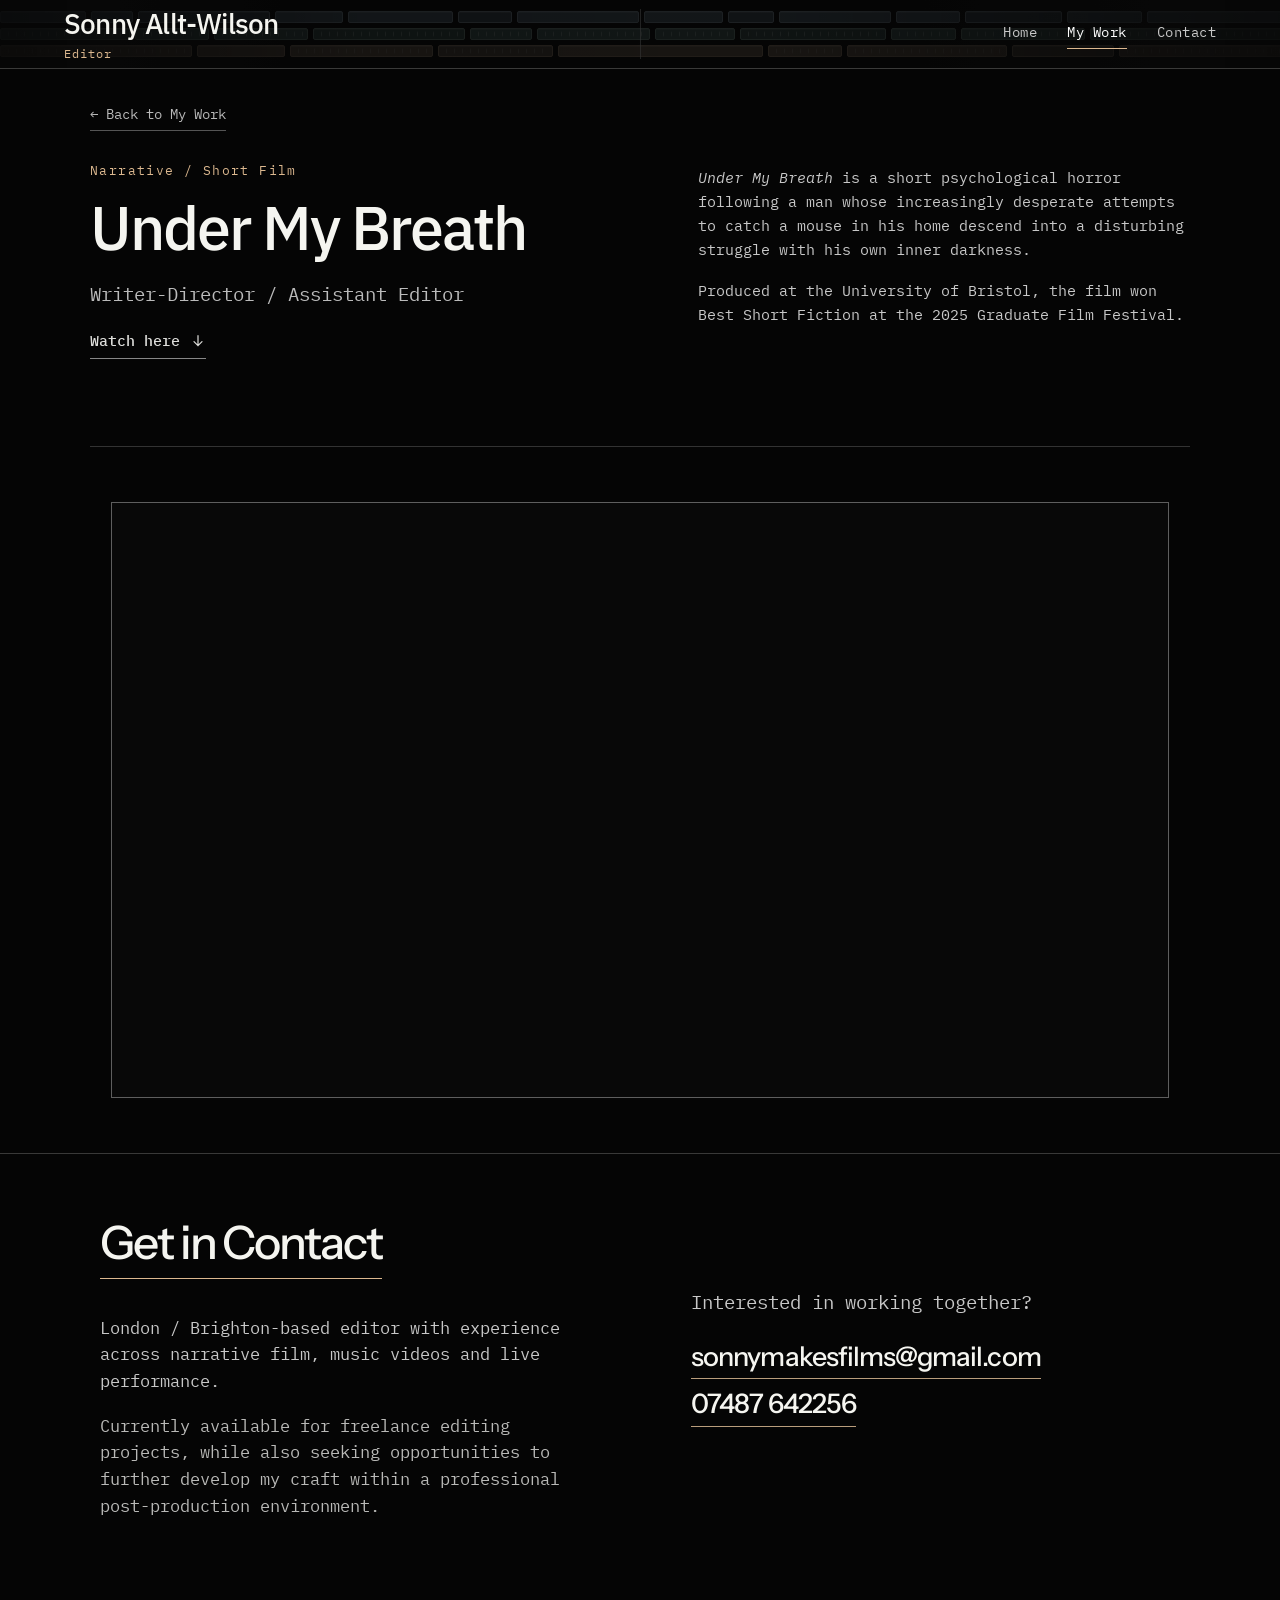
<file: projects/under-my-breath.html>
<!DOCTYPE html>
<html lang="en"><head><link rel="preconnect" href="https://fonts.googleapis.com"><link rel="preconnect" href="https://fonts.gstatic.com" crossorigin><link rel="stylesheet" href="https://fonts.googleapis.com/css2?family=Instrument+Sans:ital,wght@0,400;0,500;1,500&display=swap"><meta charset="utf-8"/><meta content="width=device-width,initial-scale=1" name="viewport"/><title>Under My Breath | Sonny Allt-Wilson</title><meta content="Under My Breath — Short Film. Writer-Director / Assistant Editor. Work by Sonny Allt-Wilson." name="description"/><link href="../css/style.css" rel="stylesheet"/><link href="../css/project.css" rel="stylesheet"/><style>
/* Prevent fallback-font line wrapping from flashing during initial load. */
html:not(.project-font-ready) .project-intro,
html:not(.project-font-ready) .project-description { visibility: hidden !important; }
</style>
<script>
(function(){
  var done = function(){ document.documentElement.classList.add('project-font-ready'); };
  if (!document.fonts || !document.fonts.load) { done(); return; }
  Promise.all([
    document.fonts.load('400 16px "Instrument Sans"'),
    document.fonts.load('500 16px "Instrument Sans"'),
    document.fonts.load('italic 500 16px "Instrument Sans"')
  ]).then(done, done);
  setTimeout(done, 3000); // Never hide readable content indefinitely on a failed connection.
})();
</script>
<link rel="stylesheet" href="../css/clip-player.css"/>
<script defer src="../js/clip-player.js"></script>
<link rel="stylesheet" href="../css/project-contact.css"/>
</head>
<body class="project-page" id="top"><canvas aria-hidden="true" id="dust-canvas"></canvas>
<header class="site-header" id="site-header"><div class="header-identity"><h1><a href="../index.html">Sonny Allt-Wilson</a></h1><p class="role">Editor</p></div><nav aria-label="Main navigation"><a href="../index.html">Home</a><a class="is-active" href="../index.html#work">My Work</a><a href="../index.html#contact">Contact</a></nav></header>
<main class="project-main" id="top"><div class="project-inner">
<a class="project-back" href="../index.html#work">← Back to My Work</a>
<header class="project-intro"><p class="project-kicker">Narrative / Short Film</p><h2>Under My Breath</h2><p class="project-credit">Writer-Director / Assistant Editor</p><a class="project-watch-link" href="#watch-cinema">Watch here <svg aria-hidden="true" fill="none" stroke="currentColor" stroke-linecap="round" stroke-linejoin="round" stroke-width="1.8" viewbox="0 0 24 24"><path d="M12 4v15m-6-6 6 6 6-6"></path></svg></a></header>
<section aria-labelledby="description-title" class="project-description"><h3 id="description-title">About the project</h3><div class="project-prose"><p><em>Under My Breath</em> is a short psychological horror following a man whose increasingly desperate attempts to catch a mouse in his home descend into a disturbing struggle with his own inner darkness.</p><p>Produced at the University of Bristol, the film won Best Short Fiction at the 2025 Graduate Film Festival.</p></div></section>
<section aria-labelledby="video-title" class="project-video-section"><div class="project-section-heading"><h3 id="video-title">Watch the film</h3><p>Film / selected scenes / trailer</p></div>
<!-- VIDEO: Replace the placeholder below with an iframe from Vimeo/YouTube OR a <video controls> element. See README. -->
<div aria-label="Cinema-style video player" class="project-cinema" id="watch-cinema"><div aria-hidden="true" class="project-cinema-floor"></div><div class="project-cinema-screen"><div class="project-video-frame"><div class="project-video-placeholder"><span aria-hidden="true" class="video-play">▶</span><strong>Your video goes here</strong><small>Embed your film, trailer or selected scenes</small></div></div></div><div aria-hidden="true" class="project-cinema-seating"><div class="project-cinema-seat-row project-cinema-seat-row-far-3"><span class="project-cinema-seat"></span><span class="project-cinema-seat"></span><span class="project-cinema-seat"></span><span class="project-cinema-seat"></span><span class="project-cinema-seat"></span><span class="project-cinema-seat"></span><span class="project-cinema-seat"></span><span class="project-cinema-seat"></span><span class="project-cinema-seat"></span><span class="project-cinema-seat"></span><span class="project-cinema-seat"></span><span class="project-cinema-seat"></span><span class="project-cinema-seat"></span><span class="project-cinema-seat"></span><span class="project-cinema-seat"></span><span class="project-cinema-seat"></span><span class="project-cinema-seat"></span><span class="project-cinema-seat"></span><span class="project-cinema-seat"></span><span class="project-cinema-seat"></span><span class="project-cinema-seat"></span><span class="project-cinema-seat"></span><span class="project-cinema-seat"></span><span class="project-cinema-seat"></span><span class="project-cinema-seat"></span><span class="project-cinema-seat"></span><span class="project-cinema-seat"></span><span class="project-cinema-seat"></span><span class="project-cinema-seat"></span><span class="project-cinema-seat"></span><span class="project-cinema-seat"></span><span class="project-cinema-seat"></span><span class="project-cinema-seat"></span><span class="project-cinema-seat"></span><span class="project-cinema-seat"></span></div><div class="project-cinema-seat-row project-cinema-seat-row-far-4"><span class="project-cinema-seat"></span><span class="project-cinema-seat"></span><span class="project-cinema-seat"></span><span class="project-cinema-seat"></span><span class="project-cinema-seat"></span><span class="project-cinema-seat"></span><span class="project-cinema-seat"></span><span class="project-cinema-seat"></span><span class="project-cinema-seat"></span><span class="project-cinema-seat"></span><span class="project-cinema-seat"></span><span class="project-cinema-seat"></span><span class="project-cinema-seat"></span><span class="project-cinema-seat"></span><span class="project-cinema-seat"></span><span class="project-cinema-seat"></span><span class="project-cinema-seat"></span><span class="project-cinema-seat"></span><span class="project-cinema-seat"></span><span class="project-cinema-seat"></span><span class="project-cinema-seat"></span><span class="project-cinema-seat"></span><span class="project-cinema-seat"></span><span class="project-cinema-seat"></span><span class="project-cinema-seat"></span><span class="project-cinema-seat"></span><span class="project-cinema-seat"></span><span class="project-cinema-seat"></span><span class="project-cinema-seat"></span><span class="project-cinema-seat"></span><span class="project-cinema-seat"></span><span class="project-cinema-seat"></span><span class="project-cinema-seat"></span><span class="project-cinema-seat"></span><span class="project-cinema-seat"></span></div><div class="project-cinema-seat-row project-cinema-seat-row-back"><span class="project-cinema-seat"></span><span class="project-cinema-seat"></span><span class="project-cinema-seat"></span><span class="project-cinema-seat"></span><span class="project-cinema-seat"></span><span class="project-cinema-seat"></span><span class="project-cinema-seat"></span><span class="project-cinema-seat"></span><span class="project-cinema-seat"></span><span class="project-cinema-seat"></span><span class="project-cinema-seat"></span><span class="project-cinema-seat"></span><span class="project-cinema-seat"></span><span class="project-cinema-seat"></span><span class="project-cinema-seat"></span><span class="project-cinema-seat"></span><span class="project-cinema-seat"></span><span class="project-cinema-seat"></span><span class="project-cinema-seat"></span><span class="project-cinema-seat"></span><span class="project-cinema-seat"></span><span class="project-cinema-seat"></span><span class="project-cinema-seat"></span><span class="project-cinema-seat"></span><span class="project-cinema-seat"></span><span class="project-cinema-seat"></span><span class="project-cinema-seat"></span><span class="project-cinema-seat"></span><span class="project-cinema-seat"></span><span class="project-cinema-seat"></span><span class="project-cinema-seat"></span><span class="project-cinema-seat"></span><span class="project-cinema-seat"></span><span class="project-cinema-seat"></span><span class="project-cinema-seat"></span></div><div class="project-cinema-seat-row project-cinema-seat-row-back-mid"><span class="project-cinema-seat"></span><span class="project-cinema-seat"></span><span class="project-cinema-seat"></span><span class="project-cinema-seat"></span><span class="project-cinema-seat"></span><span class="project-cinema-seat"></span><span class="project-cinema-seat"></span><span class="project-cinema-seat"></span><span class="project-cinema-seat"></span><span class="project-cinema-seat"></span><span class="project-cinema-seat"></span><span class="project-cinema-seat"></span><span class="project-cinema-seat"></span><span class="project-cinema-seat"></span><span class="project-cinema-seat"></span><span class="project-cinema-seat"></span><span class="project-cinema-seat"></span><span class="project-cinema-seat"></span><span class="project-cinema-seat"></span><span class="project-cinema-seat"></span><span class="project-cinema-seat"></span><span class="project-cinema-seat"></span><span class="project-cinema-seat"></span><span class="project-cinema-seat"></span><span class="project-cinema-seat"></span><span class="project-cinema-seat"></span><span class="project-cinema-seat"></span><span class="project-cinema-seat"></span><span class="project-cinema-seat"></span><span class="project-cinema-seat"></span><span class="project-cinema-seat"></span><span class="project-cinema-seat"></span><span class="project-cinema-seat"></span><span class="project-cinema-seat"></span><span class="project-cinema-seat"></span></div><div class="project-cinema-seat-row project-cinema-seat-row-mid"><span class="project-cinema-seat"></span><span class="project-cinema-seat"></span><span class="project-cinema-seat"></span><span class="project-cinema-seat"></span><span class="project-cinema-seat"></span><span class="project-cinema-seat"></span><span class="project-cinema-seat"></span><span class="project-cinema-seat"></span><span class="project-cinema-seat"></span><span class="project-cinema-seat"></span><span class="project-cinema-seat"></span><span class="project-cinema-seat"></span><span class="project-cinema-seat"></span><span class="project-cinema-seat"></span><span class="project-cinema-seat"></span><span class="project-cinema-seat"></span><span class="project-cinema-seat"></span><span class="project-cinema-seat"></span><span class="project-cinema-seat"></span><span class="project-cinema-seat"></span><span class="project-cinema-seat"></span><span class="project-cinema-seat"></span><span class="project-cinema-seat"></span><span class="project-cinema-seat"></span><span class="project-cinema-seat"></span><span class="project-cinema-seat"></span><span class="project-cinema-seat"></span><span class="project-cinema-seat"></span><span class="project-cinema-seat"></span><span class="project-cinema-seat"></span><span class="project-cinema-seat"></span><span class="project-cinema-seat"></span><span class="project-cinema-seat"></span><span class="project-cinema-seat"></span><span class="project-cinema-seat"></span></div><div class="project-cinema-seat-row project-cinema-seat-row-front-mid"><span class="project-cinema-seat"></span><span class="project-cinema-seat"></span><span class="project-cinema-seat"></span><span class="project-cinema-seat"></span><span class="project-cinema-seat"></span><span class="project-cinema-seat"></span><span class="project-cinema-seat"></span><span class="project-cinema-seat"></span><span class="project-cinema-seat"></span><span class="project-cinema-seat"></span><span class="project-cinema-seat"></span><span class="project-cinema-seat"></span><span class="project-cinema-seat"></span><span class="project-cinema-seat"></span><span class="project-cinema-seat"></span><span class="project-cinema-seat"></span><span class="project-cinema-seat"></span><span class="project-cinema-seat"></span><span class="project-cinema-seat"></span><span class="project-cinema-seat"></span><span class="project-cinema-seat"></span><span class="project-cinema-seat"></span><span class="project-cinema-seat"></span><span class="project-cinema-seat"></span><span class="project-cinema-seat"></span><span class="project-cinema-seat"></span><span class="project-cinema-seat"></span><span class="project-cinema-seat"></span><span class="project-cinema-seat"></span><span class="project-cinema-seat"></span><span class="project-cinema-seat"></span><span class="project-cinema-seat"></span><span class="project-cinema-seat"></span><span class="project-cinema-seat"></span><span class="project-cinema-seat"></span></div><div class="project-cinema-seat-row project-cinema-seat-row-front"><span class="project-cinema-seat"></span><span class="project-cinema-seat"></span><span class="project-cinema-seat"></span><span class="project-cinema-seat"></span><span class="project-cinema-seat"></span><span class="project-cinema-seat"></span><span class="project-cinema-seat"></span><span class="project-cinema-seat"></span><span class="project-cinema-seat"></span><span class="project-cinema-seat"></span><span class="project-cinema-seat"></span><span class="project-cinema-seat"></span><span class="project-cinema-seat"></span><span class="project-cinema-seat"></span><span class="project-cinema-seat"></span><span class="project-cinema-seat"></span><span class="project-cinema-seat"></span><span class="project-cinema-seat"></span><span class="project-cinema-seat"></span><span class="project-cinema-seat"></span><span class="project-cinema-seat"></span><span class="project-cinema-seat"></span><span class="project-cinema-seat"></span><span class="project-cinema-seat"></span><span class="project-cinema-seat"></span><span class="project-cinema-seat"></span><span class="project-cinema-seat"></span><span class="project-cinema-seat"></span><span class="project-cinema-seat"></span><span class="project-cinema-seat"></span><span class="project-cinema-seat"></span><span class="project-cinema-seat"></span><span class="project-cinema-seat"></span><span class="project-cinema-seat"></span><span class="project-cinema-seat"></span></div></div><a aria-label="Back to top" class="cinema-back-to-top" href="#top" title="Back to top">↑</a></div></section>
</div></main>
<section class="project-contact" id="contact" aria-labelledby="project-contact-title">
  <div class="contact-grid">
    <div class="contact-heading">
      <h2 id="project-contact-title">Get in Contact</h2>
      <p class="contact-availability">London / Brighton-based editor with experience across narrative film, music videos and live performance.</p>
      <p class="contact-availability">Currently available for freelance editing projects, while also seeking opportunities to further develop my craft within a professional post-production environment.</p>
    </div>
    <div class="contact-details">
      <p class="contact-intro">Interested in working together?</p>
      <div class="contact-links">
        <a href="mailto:sonnymakesfilms@gmail.com">sonnymakesfilms@gmail.com</a>
        <a href="tel:+447487642256">07487 642256</a>
      </div>
    </div>
  </div>
</section>
<footer><p>© Sonny Allt-Wilson</p></footer>
<script defer="" src="../js/shared.js"></script><script defer="" src="../js/project.js"></script>

<script>
// Returning to the homepage should not replay its entrance reveals.
document.addEventListener('click', function(event) {
  const anchor = event.target.closest('a[href]');
  if (!anchor) return;
  const destination = new URL(anchor.href, location.href);
  if (destination.pathname.endsWith('/index.html') || (destination.pathname.endsWith('/') && anchor.getAttribute('href').includes('index'))) {
    sessionStorage.setItem('portfolioReturningFromProject', '1');
  }
}, true);
</script>
<script>
(function(){
  var back=document.querySelector('.project-back');
  if(!back) return;
  back.addEventListener('click',function(event){
    if(event.ctrlKey||event.metaKey||event.shiftKey||event.altKey||event.button!==0)return;
    event.preventDefault();
    try{sessionStorage.setItem('portfolioReturningFromProject','1');}catch(_){}
    var previous=0;
    try{previous=Number(sessionStorage.getItem('portfolioCameFromHome'))||0;}catch(_){}
    if(previous && Date.now()-previous < 45*60*1000 && history.length>1){
      // Restores the existing, already-rendered homepage in supporting browsers.
      history.back();
      // If history restoration is not available, the normal link remains usable.
    }else{
      location.href=back.href;
    }
  });
})();
</script></body></html>
</file>
<file: css/style.css>
/* =========================================
   BASIC WEBSITE SETTINGS
   ========================================= */

* {
    margin: 0;
    padding: 0;
    box-sizing: border-box;
}

html {
    scroll-behavior: smooth;
    scroll-padding-top: 95px;
}

body {
    background: #050505;
    color: #f5f5f0;
    font-family: Arial, Helvetica, sans-serif;
    line-height: 1.6;
}

a {
    color: inherit;
    text-decoration: none;
}

/* =========================================
   FLOATING BACKGROUND SPECKS
   ========================================= */

#dust-canvas {
    position: fixed;
    inset: 0;
    width: 100%;
    height: 100%;
    z-index: 0;
    pointer-events: none;
    user-select: none;
    background: transparent;
}

main,
footer {
    position: relative;
    z-index: 1;
}

/* =========================================
   FIXED HEIGHT STICKY HEADER
   ========================================= */

.site-header {
    position: sticky;
    top: 0;
    z-index: 1000;
    width: 100%;
    padding: 7px 5% 5px;
    display: flex;
    justify-content: space-between;
    align-items: center;
    background: #050505;
    border-bottom: 1px solid rgba(255, 255, 255, 0.10);
    min-height: 60px;

    transition:
        background-color 700ms ease,
        border-color 700ms ease,
        box-shadow 700ms ease;
}

.site-header h1 {
    font-family: "Instrument Sans", Arial, sans-serif;
    font-size: 28px;
    font-weight: 500;
    text-transform: none;
    letter-spacing: -0.8px;
    line-height: 1.2;
}

.role {
    color: #9d9d9d;
    text-transform: none;
    letter-spacing: 1px;
    font-size: 12px;
    margin-top: 3px;
    font-family: "Instrument Sans", Arial, sans-serif;
}

.site-header.is-scrolled {
    padding: 7px 5% 5px;
    background: rgba(5, 5, 5, 0.97);
    -webkit-backdrop-filter: blur(16px);
    backdrop-filter: blur(16px);
    border-bottom-color: rgba(255, 255, 255, 0.10);
    box-shadow: 0 6px 30px rgba(0, 0, 0, 0.12);
}

.site-header.is-scrolled h1 {
    font-size: 28px;
}

.site-header.is-scrolled .role {
    font-size: 12px;
    margin-top: 3px;
}

/* =========================================
   NAVIGATION
   ========================================= */

nav {
    display: flex;
    gap: 30px;
    white-space: nowrap;
    align-items: center;
    padding-top: 0;
}

nav a {
    position: relative;
    display: inline-block;
    font-family: "Instrument Sans", Arial, sans-serif;
    font-size: 14px;
    text-transform: none;
    letter-spacing: 0.5px;
    color: #c8c8c8;
    padding-bottom: 6px;
    transition: color 300ms ease;
}

nav a:hover,
nav a.is-active {
    color: #ffffff;
}

nav a::after {
    content: "";
    position: absolute;
    bottom: 0;
    left: 0;
    width: 100%;
    height: 1px;
    background: #f5f5f0;
    transform: scaleX(0);
    transform-origin: left;
    transition: transform 350ms ease;
}

nav a:hover::after,
nav a.is-active::after {
    transform: scaleX(1);
}

/* =========================================
   CINEMATIC SCROLL REVEALS
   ========================================= */

.motion-ready .reveal {
    opacity: 0;

    transition:
        opacity 1600ms cubic-bezier(0.22, 1, 0.36, 1),
        transform 1600ms cubic-bezier(0.22, 1, 0.36, 1);
}

.motion-ready .reveal[data-reveal="up"] {
    transform: translateY(45px);
}

.motion-ready .reveal[data-reveal="left"] {
    transform: translateX(-50px);
}

.motion-ready .reveal[data-reveal="right"] {
    transform: translateX(50px);
}

.motion-ready .reveal.is-visible {
    opacity: 1;
    transform: translate(0, 0);
}

.motion-ready .reveal[data-delay="1"] {
    transition-delay: 250ms;
}

.motion-ready .reveal[data-delay="2"] {
    transition-delay: 500ms;
}

/* =========================================
   HOMEPAGE HERO
   GEORGIA FONT PRESERVED
   ========================================= */

.hero {
    min-height: 45vh;
    display: flex;
    align-items: center;
    padding: 40px 5%;
}

.intro {
    font-family: Georgia, "Times New Roman", serif;
    font-style: normal;
    font-weight: 400;
    font-size: clamp(30px, 4.65vw, 65px);
    line-height: 1.13;
    max-width: 1100px;
    letter-spacing: -1.1px;
}

/* =========================================
   SHOWREELS
   ========================================= */

.showreels {
    padding: 45px 5% 60px;
    border-top: 1px solid #333333;
}

.showreels h2 {
    font-family: "Instrument Sans", Arial, sans-serif;
    font-size: clamp(38px, 5vw, 70px);
    margin-bottom: 45px;
    font-weight: 400;
    text-align: center;
}

.showreel-grid {
    display: grid;
    grid-template-columns: 1fr 1fr;
    gap: 30px;
}

.video-placeholder {
    aspect-ratio: 16 / 9;
    background: #232323;
    display: flex;
    justify-content: center;
    align-items: center;
    cursor: pointer;
    overflow: hidden;
    border-radius: 6px;
    box-shadow: 0 4px 12px rgba(0, 0, 0, 0.4);

    transition:
        transform 300ms ease,
        background-color 300ms ease;
}

.video-placeholder:hover {
    transform: scale(0.99);
    background: #2d2d2d;
}

.video-placeholder span {
    font-size: 50px;
}

.showreel-card h3 {
    margin-top: 15px;
    font-family: "Instrument Sans", Arial, sans-serif;
    font-size: 20px;
    font-weight: 400;
    text-align: center;
}

.showreel-link {
    display: flex;
    justify-content: center;
    margin-top: 45px;
}

.showreel-link .button {
    margin-top: 0;
}

/* =========================================
   ABOUT SECTION
   ORIGINAL INSTRUMENT SANS HEADING
   ========================================= */

.about {
    padding: 65px 5% 65px;
    border-top: 1px solid #333333;
    max-width: none;
}

.about h2 {
    font-family: "Instrument Sans", Arial, sans-serif;
    font-size: clamp(38px, 5vw, 70px);
    margin-bottom: 55px;
    font-weight: 400;
}

.about-grid {
    display: grid;
    grid-template-columns: minmax(0, 1fr) minmax(0, 1fr);
    gap: 60px;
    align-items: start;
}

.about-text > p {
    max-width: 680px;
    font-family: "Instrument Sans", Arial, sans-serif;
    font-size: 21px;
    font-weight: 400;
    line-height: 1.75;
    letter-spacing: -0.15px;
    color: #e8e6e1;
    margin-bottom: 34px;
}

/* =========================================
   EDITORIAL TAGLINE
   ========================================= */

.about-manifesto {
    margin: 58px 0 62px;
    max-width: 800px;
}

.about-manifesto-line {
    display: block;
    width: 42px;
    height: 1px;
    background: rgba(232, 230, 225, 0.6);
    margin-bottom: 25px;
}

.about-manifesto p {
    margin: 0;
    color: #f5f1e9;
    font-family: Georgia, "Times New Roman", serif;
    font-size: clamp(32px, 3vw, 43px);
    font-style: italic;
    font-weight: 400;
    line-height: 1.22;
    letter-spacing: -1px;
    text-wrap: balance;
}

/* =========================================
   ABOUT PHOTOGRAPHS
   ========================================= */

.about-images {
    display: flex;
    flex-direction: column;
    gap: 85px;
    width: 100%;
    max-width: 420px;
    margin-top: -35px;
    margin-left: auto;
    margin-right: auto;
    align-items: stretch;
}

.about-image {
    aspect-ratio: 3 / 4;
    background: #232323;
    overflow: hidden;
    border-radius: 6px;
    box-shadow: 0 4px 12px rgba(0, 0, 0, 0.4);
}

.about-image-one {
    width: 88%;
    margin-top: -20px;
    margin-right: auto;
    margin-left: 0;
}

.about-image-two {
    width: 88%;
    margin-left: auto;
    margin-right: 0;
    position: relative;
    left: 25px;
}

.about-image img {
    width: 100%;
    height: 100%;
    object-fit: cover;
    display: block;
}

/* =========================================
   BUTTON
   ========================================= */

.button {
    display: inline-block;
    margin-top: 20px;
    border-bottom: 1px solid #ffffff;
    padding-bottom: 4px;
    font-family: "Instrument Sans", Arial, sans-serif;
    font-size: 14px;
    text-transform: uppercase;
    letter-spacing: 2px;
}

/* =========================================
   MY WORK
   ORIGINAL INSTRUMENT SANS HEADINGS
   ========================================= */

.work-page {
    padding: 65px 0 35px;
    border-top: 1px solid #333333;
    overflow: hidden;
}

.work-category {
    margin-bottom: 20px;
}

.work-category:last-child {
    margin-bottom: 10px;
}

/* Extra breathing room after the Narrative carousel. */
.work-category + .work-category {
    margin-top: 34px;
}

.work-category h3 {
    font-family: Georgia, "Times New Roman", serif;
    font-size: clamp(29px, 3.3vw, 49px);
    font-style: italic;
    font-weight: 400;
    text-align: center;
    margin: 0 5% 2px;
}

/* =========================================
   3D CAROUSEL
   ========================================= */

.coverflow {
    position: relative;
    width: 100%;
}

.coverflow-stage {
    position: relative;
    width: 100%;
    height: clamp(270px, 37vw, 470px);
    perspective: 1200px;
    perspective-origin: center center;
    overflow: hidden;
    touch-action: pan-y;
    outline: none;
}

.coverflow-stage:focus-visible {
    outline: 1px solid #777777;
    outline-offset: -3px;
}

.coverflow .project-card {
    position: absolute;
    left: 50%;
    top: 50%;
    width: 58%;
    max-width: 780px;
    min-width: 0;
    display: block;
    transform-origin: center center;
    backface-visibility: hidden;
    opacity: 0;
    pointer-events: none;
    cursor: pointer;

    transition:
        transform 800ms cubic-bezier(0.22, 1, 0.36, 1),
        opacity 650ms ease,
        filter 650ms ease;
}

.coverflow .project-card.is-active {
    opacity: 1;
    filter: brightness(1);
}

.coverflow .project-card.is-side {
    filter: brightness(0.75);
}

.coverflow .project-card.is-side:hover {
    filter: brightness(0.95);
}

.coverflow .project-card.is-hidden {
    opacity: 0;
}

/* =========================================
   PROJECT IMAGES
   ========================================= */

.project-image {
    position: relative;
    aspect-ratio: 3840 / 1634;
    background: #232323;
    margin-bottom: 9px;
    overflow: hidden;
    border-radius: 6px;
    isolation: isolate;

    box-shadow:
        0 15px 35px rgba(0, 0, 0, 0.45),
        0 4px 12px rgba(0, 0, 0, 0.25);
}

.coverflow .project-card.is-active .project-image {
    box-shadow:
        0 25px 65px rgba(0, 0, 0, 0.7),
        0 8px 25px rgba(0, 0, 0, 0.4);
}

.project-image img {
    width: 100%;
    height: 100%;
    object-fit: cover;
    display: block;
}

/* =========================================
   PROJECT TITLES AND CREDITS
   ========================================= */

.project-card .project-heading {
    display: flex;
    align-items: baseline;
    justify-content: center;
    flex-wrap: wrap;
    column-gap: 10px;
    line-height: 1.4;
    text-align: center;
}

.project-card .project-heading h4 {
    display: inline;
    font-size: 22px;
    font-weight: 400;
    font-style: italic;
    color: #f5f5f0;
    line-height: 1.4;
    margin: 0;
}

.project-card .project-type {
    display: inline;
    font-family: "Instrument Sans", Arial, sans-serif;
    font-size: 20px;
    font-weight: 400;
    font-style: normal;
    color: #cccccc;
    line-height: 1.4;
}

.project-card .project-type::before {
    content: "-";
    display: inline-block;
    margin-right: 8px;
    font-style: normal;
}

.project-card > p {
    color: #aaaaaa;
    font-family: "Instrument Sans", Arial, sans-serif;
    font-size: 14px;
    font-weight: 400;
    line-height: 1.4;
    margin-top: 5px;
    text-align: center;
}

/* =========================================
   CAROUSEL LABEL FADE IN
   ========================================= */

.coverflow .project-card .project-heading,
.coverflow .project-card > p {
    opacity: 0;
    transform: translateY(8px);

    transition:
        opacity 550ms ease,
        transform 550ms ease;

    transition-delay: 0ms;
}

.coverflow .project-card.is-active .project-heading,
.coverflow .project-card.is-active > p {
    opacity: 1;
    transform: translateY(0);
    transition-delay: 350ms;
}

/* =========================================
   CAROUSEL CONTROLS
   ========================================= */

.coverflow-controls {
    display: flex;
    justify-content: center;
    align-items: center;
    gap: 28px;
    margin-top: 0;
}

.coverflow-prev,
.coverflow-next {
    width: 48px;
    height: 48px;
    display: flex;
    align-items: center;
    justify-content: center;
    background: transparent;
    color: #f5f5f0;
    border: 1px solid #555555;
    border-radius: 50%;
    font-family: "Instrument Sans", Arial, sans-serif;
    font-size: 23px;
    cursor: pointer;

    transition:
        background-color 250ms ease,
        border-color 250ms ease,
        transform 250ms ease;
}

.coverflow-prev:hover,
.coverflow-next:hover {
    background: #292929;
    border-color: #f5f5f0;
    transform: scale(1.08);
}

.coverflow-prev:focus-visible,
.coverflow-next:focus-visible {
    outline: 2px solid #f5f5f0;
    outline-offset: 4px;
}

.coverflow-counter {
    color: #999999;
    font-family: "Instrument Sans", Arial, sans-serif;
    font-size: 13px;
    letter-spacing: 2px;
    min-width: 75px;
    text-align: center;
    font-variant-numeric: tabular-nums;
}

/* =========================================
   CONTACT SECTION
   ========================================= */

.contact-section {
    padding: 95px 5% 105px;
    border-top: 1px solid #333333;
}

.contact-grid {
    display: grid;
    grid-template-columns: 1fr 1fr;
    gap: 60px;
    align-items: start;
}

.contact-heading h2 {
    font-family: "Instrument Sans", Arial, sans-serif;
    font-size: clamp(38px, 5vw, 70px);
    font-weight: 400;
    line-height: 1.1;
}

.contact-details {
    padding-top: 7px;
}

.contact-intro {
    color: #aaaaaa;
    font-family: "Instrument Sans", Arial, sans-serif;
    font-size: 18px;
    line-height: 1.6;
    margin-bottom: 30px;
    max-width: 500px;
}

.contact-links {
    display: flex;
    flex-direction: column;
    align-items: flex-start;
    gap: 18px;
}

.contact-links a {
    color: #f5f5f0;
    font-family: "Instrument Sans", Arial, sans-serif;
    font-size: clamp(18px, 2.5vw, 26px);
    border-bottom: 1px solid #777777;
    padding-bottom: 5px;

    transition:
        color 300ms ease,
        border-color 300ms ease;
}

.contact-links a:hover {
    color: #aaaaaa;
    border-color: #aaaaaa;
}

.contact-links a:focus-visible {
    outline: 2px solid #f5f5f0;
    outline-offset: 5px;
}

/* =========================================
   FOOTER
   ========================================= */

footer {
    border-top: 1px solid #333333;
    padding: 40px 5%;
    display: flex;
    justify-content: space-between;
    color: #777777;
    font-family: "Instrument Sans", Arial, sans-serif;
    font-size: 13px;
}

/* =========================================
   MOBILE AND TABLET
   ========================================= */

@media (max-width: 800px) {

    html {
        scroll-padding-top: 140px;
    }

    .site-header {
        flex-direction: column;
        align-items: flex-start;
        gap: 8px;
        padding: 9px 5% 9px;
        min-height: 0;
    }

    .site-header.is-scrolled {
        gap: 8px;
        padding: 9px 5% 9px;
    }

    .site-header h1,
    .site-header.is-scrolled h1 {
        font-size: 26px;
    }

    .role,
    .site-header.is-scrolled .role {
        font-size: 11px;
        margin-top: 3px;
    }

    nav {
        gap: 18px;
        flex-wrap: wrap;
        padding-top: 0;
    }

    nav a {
        font-size: 12px;
    }

    .hero {
        min-height: 35vh;
    }

    .showreel-grid {
        grid-template-columns: 1fr;
    }

    .about-grid {
        grid-template-columns: 1fr;
        gap: 30px;
    }

    .about-text > p {
        font-size: 19px;
        line-height: 1.7;
        margin-bottom: 27px;
    }

    .about-manifesto {
        margin: 43px 0 47px;
    }

    .about-manifesto p {
        font-size: clamp(30px, 7vw, 39px);
    }

    .about-images {
        max-width: 390px;
        gap: 85px;
        margin-top: 0;
    }

    .about-image-one {
        width: 88%;
        margin-top: -20px;
    }

    .about-image-two {
        width: 88%;
        left: 12px;
    }

    .work-category {
        margin-bottom: 20px;
    }

    .work-category:last-child {
        margin-bottom: 10px;
    }

    .work-category h3 {
        margin-bottom: 4px;
    }

    .coverflow-stage {
        height: clamp(265px, 66vw, 440px);
        perspective: 800px;
    }

    .coverflow .project-card {
        width: 78%;
    }

    .project-card .project-heading h4 {
        font-size: 19px;
    }

    .project-card .project-type {
        font-size: 16px;
    }

    .project-card > p {
        font-size: 13px;
    }

    .coverflow-controls {
        margin-top: 0;
        gap: 22px;
    }

    .coverflow-prev,
    .coverflow-next {
        width: 42px;
        height: 42px;
        font-size: 21px;
    }

    .contact-section {
        padding: 85px 5% 95px;
    }

    .contact-grid {
        grid-template-columns: 1fr;
        gap: 25px;
    }

    .contact-details {
        padding-top: 0;
    }

    .contact-intro {
        font-size: 16px;
    }

    .contact-links a {
        overflow-wrap: anywhere;
    }

    footer {
        flex-direction: column;
        gap: 10px;
    }

    .motion-ready .reveal[data-reveal="left"] {
        transform: translateX(-30px);
    }

    .motion-ready .reveal[data-reveal="right"] {
        transform: translateX(30px);
    }

    .motion-ready .reveal[data-reveal="up"] {
        transform: translateY(30px);
    }

    .motion-ready .reveal.is-visible {
        transform: translate(0, 0);
    }
}

/* =========================================
   REDUCED MOTION ACCESSIBILITY
   ========================================= */

@media (prefers-reduced-motion: reduce) {

    html {
        scroll-behavior: auto;
    }

    .site-header,
    .site-header h1,
    .role,
    nav a,
    nav a::after {
        transition: none;
    }

    .motion-ready .reveal,
    .motion-ready .reveal[data-reveal="up"],
    .motion-ready .reveal[data-reveal="left"],
    .motion-ready .reveal[data-reveal="right"] {
        opacity: 1;
        transform: none;
        transition: none;
    }

    .coverflow .project-card,
    .coverflow-prev,
    .coverflow-next {
        transition-duration: 0.01ms;
    }

    .coverflow .project-card .project-heading,
    .coverflow .project-card > p {
        transition: none;
        transform: none;
    }
}

/* =========================================
   SUBTLE PROJECT HOVER ANIMATION
   ========================================= */

.coverflow .project-card .project-image {
    outline: 1px solid transparent;
    outline-offset: -1px;

    transition:
        box-shadow 350ms ease,
        outline-color 350ms ease;
}

.coverflow .project-card.is-active:hover .project-image,
.coverflow .project-card.is-active:focus-visible .project-image {
    outline-color: rgba(255, 255, 255, 0.45);

    box-shadow:
        0 25px 65px rgba(0, 0, 0, 0.7),
        0 8px 25px rgba(0, 0, 0, 0.4),
        0 0 0 1px rgba(255, 255, 255, 0.18);
}

.coverflow .project-card.is-active .project-image::after {
    content: "View project ↗";

    position: absolute;
    right: 16px;
    bottom: 16px;
    padding: 8px 12px;

    background: rgba(17, 17, 17, 0.85);
    color: #f5f5f0;

    font: 400 12px/1.2 "Instrument Sans", Arial, sans-serif;
    letter-spacing: 0.2px;

    border: 1px solid rgba(255, 255, 255, 0.3);
    border-radius: 3px;

    opacity: 0;
    transform: translateY(7px);
    pointer-events: none;

    transition:
        opacity 330ms ease,
        transform 330ms ease;
}

.coverflow .project-card.is-active:hover .project-image::after,
.coverflow .project-card.is-active:focus-visible .project-image::after {
    opacity: 1;
    transform: translateY(0);
}

.coverflow .project-card.is-side:hover .project-image {
    outline-color: rgba(255, 255, 255, 0.2);
}

@media (prefers-reduced-motion: reduce) {

    .coverflow .project-card .project-image,
    .coverflow .project-card.is-active .project-image::after {
        transition: none;
    }
}

/* Restrained shared accent; decorative dividers stay neutral. */
.site-header .header-identity h1,
.site-header .header-identity h1 a { color: #f5f5f0; }
.site-header,
.site-header.is-scrolled { border-bottom-color: rgba(245, 245, 240, .22); }
.site-header nav a::after { background: #dcb88f; }
.about,
.work-page,
.contact-section,
footer { border-top-color: rgba(245, 245, 240, .22); }
.contact-links a { border-bottom-color: rgba(245, 245, 240, .28); }
</file>
<file: css/project.css>
/* -------------------------------- */
/* PROJECT PAGE FONT */
/* -------------------------------- */

@import url("https://fonts.googleapis.com/css2?family=Instrument+Sans:ital,wght@0,400;0,500;1,500&display=swap");
@import url('https://fonts.googleapis.com/css2?family=IBM+Plex+Mono:wght@400;500;600&family=IBM+Plex+Sans:wght@400;500;600&display=swap');

/* -------------------------------- */
/* INDIVIDUAL PROJECT PAGES */
/* -------------------------------- */

.project-page {
    font-family: "Instrument Sans", Arial, sans-serif;

    /*
       Default video label for every project.

       Individual projects can override this
       through their own HTML body element.
    */
    --video-label: "Video label";
}

/* -------------------------------- */
/* MAIN PROJECT LAYOUT */
/* -------------------------------- */

.project-main {
    min-height: 75vh;
}

.project-inner {
    width: min(1100px, 90%);
    margin: 0 auto;
    padding: 34px 0 65px;

    display: grid;
    grid-template-columns: minmax(0, 1.05fr) minmax(0, 0.95fr);
    column-gap: 65px;
    align-items: start;
}

/* -------------------------------- */
/* BACK TO MY WORK */
/* -------------------------------- */

.project-back {
    display: inline-flex;
    align-items: center;
    justify-self: start;
    color: #b9b9b9;
    font-family: "Instrument Sans", Arial, sans-serif;
    font-size: 14px;
    border-bottom: 1px solid #555;
    padding-bottom: 5px;

    transition:
        color 0.3s ease,
        border-color 0.3s ease;
}

.project-back:hover {
    color: #fff;
    border-color: #fff;
}

/* Top back link spans both columns */

.project-inner > .project-back {
    grid-column: 1 / -1;
    margin-bottom: 30px;
}

/* -------------------------------- */
/* PROJECT INTRODUCTION — LEFT */
/* -------------------------------- */

.project-intro {
    grid-column: 1;
    grid-row: 2;

    padding: 0 0 43px;
    border-bottom: none;
    min-height: 285px;
}

.project-kicker {
    color: #999;
    font-family: "Instrument Sans", Arial, sans-serif;
    font-size: 13px;
    letter-spacing: 1.4px;
    margin-bottom: 14px;
}

.project-intro h2 {
    font-family: "Instrument Sans", Arial, sans-serif;
    font-size: clamp(42px, 4.8vw, 68px);
    font-weight: 500;
    font-style: italic;
    letter-spacing: -2px;
    line-height: 1.02;
    max-width: 1000px;
    text-wrap: balance;
}

.project-credit {
    font-family: "Instrument Sans", Arial, sans-serif;
    font-size: 19px;
    color: #bbb;
    margin-top: 20px;
}

/* -------------------------------- */
/* PROJECT DESCRIPTION — RIGHT */
/* -------------------------------- */

.project-description {
    grid-column: 2;
    grid-row: 2;

    display: block;
    padding: 5px 0 43px;
    border-bottom: none;
    min-width: 0;
    min-height: 285px;
}

/* Remove redundant About the project heading */

.project-description > h3 {
    display: none;
}

.project-prose p {
    color: #c8c8c8;
    font-family: "Instrument Sans", Arial, sans-serif;
    font-size: 19px;
    line-height: 1.65;
    max-width: 670px;
    margin-bottom: 18px;
}

.project-prose p:last-child {
    margin-bottom: 0;
}

.project-prose strong {
    font-weight: 500;
    color: #e2e2e2;
}

/* -------------------------------- */
/* VIDEO — DIRECTLY BELOW */
/* -------------------------------- */

.project-video-section {
    grid-column: 1 / -1;
    grid-row: 3;

    padding: 32px 0 45px;
    border-top: 1px solid #333;
    border-bottom: 1px solid #333;
}

/*
   Hide the existing heading and description.

   This avoids displaying:
   - Watch the film
   - Film / selected scenes / trailer
*/

.project-video-section .project-section-heading {
    display: none;
}

/*
   Single editable label.

   Default: Video label
   Example alternatives:
   Official Trailer
   Selected Scene
   Opening Sequence
*/

.project-video-section::before {
    content: var(--video-label);
    display: block;

    font-family: "Instrument Sans", Arial, sans-serif;
    font-size: 13px;
    font-weight: 400;
    letter-spacing: 0.4px;
    line-height: 1.5;

    color: #b9b9b9;
    margin-bottom: 19px;
}

/* Main video frame */

.project-video-frame {
    aspect-ratio: 16 / 9;
    width: 100%;
    border-radius: 6px;
    overflow: hidden;
    background: #232323;

    box-shadow:
        0 18px 48px rgba(0, 0, 0, 0.35);
}

.project-video-frame video,
.project-video-frame iframe {
    width: 100%;
    height: 100%;
    display: block;
    border: 0;
}

/* -------------------------------- */
/* VIDEO PLACEHOLDER */
/* -------------------------------- */

.project-video-placeholder {
    width: 100%;
    height: 100%;

    display: flex;
    flex-direction: column;
    justify-content: center;
    align-items: center;
    gap: 10px;

    color: #d3d3d3;
    font-family: "Instrument Sans", Arial, sans-serif;
}

/* Keep the play symbol */

.project-video-placeholder .video-play {
    font-size: 42px;
    margin-bottom: 0;
}

/* Hide additional placeholder text */

.project-video-placeholder strong,
.project-video-placeholder small {
    display: none;
}

/* -------------------------------- */
/* GALLERY — NO SECTION HEADING */
/* -------------------------------- */

.project-gallery-section {
    grid-column: 1 / -1;
    grid-row: 4;

    padding: 45px 0;
    border-bottom: 1px solid #333;
}

/* Remove Film stills and its subheading */

.project-gallery-section .project-section-heading {
    display: none;
}

.film-gallery {
    width: 100%;
}

.gallery-viewport {
    overflow: hidden;
    border-radius: 6px;
    outline: none;
    touch-action: pan-y;
}

.gallery-viewport:focus-visible {
    outline: 1px solid #aaa;
    outline-offset: 4px;
}

.gallery-track {
    display: flex;

    transition:
        transform 800ms cubic-bezier(0.22, 1, 0.36, 1);

    will-change: transform;
}

.gallery-slide {
    flex: 0 0 100%;
    width: 100%;
    aspect-ratio: 16 / 9;
    background: #232323;
    overflow: hidden;
}

.gallery-slide img {
    width: 100%;
    height: 100%;
    display: block;
    object-fit: cover;
}

/* -------------------------------- */
/* STILL IMAGE PLACEHOLDERS */
/* -------------------------------- */

.still-placeholder {
    height: 100%;
    display: flex;
    flex-direction: column;
    align-items: center;
    justify-content: center;
    gap: 9px;

    color: #b4b4b4;
    font-family: "Instrument Sans", Arial, sans-serif;
}

.still-placeholder span {
    font-size: clamp(17px, 2.5vw, 26px);
    letter-spacing: 2px;
}

.still-placeholder small {
    color: #828282;
    text-align: center;
    padding: 0 15px;
}

/* -------------------------------- */
/* GALLERY CONTROLS */
/* -------------------------------- */

.gallery-controls {
    display: flex;
    justify-content: center;
    align-items: center;
    gap: 28px;
    margin-top: 24px;
}

.gallery-prev,
.gallery-next {
    width: 48px;
    height: 48px;

    border: 1px solid #555;
    border-radius: 50%;
    background: transparent;
    color: #f5f5f0;

    font-family: "Instrument Sans", Arial, sans-serif;
    font-size: 23px;
    cursor: pointer;

    transition:
        background 0.3s ease,
        border-color 0.3s ease;
}

.gallery-prev:hover,
.gallery-next:hover {
    background: #292929;
    border-color: #fff;
}

.gallery-prev:focus-visible,
.gallery-next:focus-visible {
    outline: 2px solid #f5f5f0;
    outline-offset: 4px;
}

.gallery-counter {
    min-width: 80px;
    text-align: center;
    color: #999;

    font-family: "Instrument Sans", Arial, sans-serif;
    font-size: 13px;
    letter-spacing: 2px;
    font-variant-numeric: tabular-nums;
}

/* -------------------------------- */
/* BOTTOM NAVIGATION */
/* -------------------------------- */

.project-bottom {
    grid-column: 1 / -1;
    grid-row: 5;
    padding-top: 32px;
}

/* -------------------------------- */
/* MOBILE */
/* -------------------------------- */

@media (max-width: 800px) {

    .project-inner {
        grid-template-columns: minmax(0, 1fr);
        column-gap: 0;
        padding: 28px 0 65px;
    }

    .project-inner > .project-back {
        grid-column: 1;
        grid-row: 1;
        margin-bottom: 28px;
    }

    .project-intro {
        grid-column: 1;
        grid-row: 2;
        padding: 0 0 24px;
        min-height: 0;
    }

    .project-intro h2 {
        letter-spacing: -1px;
    }

    .project-credit {
        margin-top: 14px;
    }

    .project-description {
        grid-column: 1;
        grid-row: 3;

        padding: 0 0 30px;
        min-height: 0;
    }

    .project-prose p {
        font-size: 17px;
    }

    .project-video-section {
        grid-column: 1;
        grid-row: 4;

        padding: 28px 0 38px;
    }

    .project-gallery-section {
        grid-column: 1;
        grid-row: 5;

        padding: 38px 0;
    }

    .project-bottom {
        grid-column: 1;
        grid-row: 6;

        padding-top: 32px;
    }

    .gallery-prev,
    .gallery-next {
        width: 42px;
        height: 42px;
    }
}

/* -------------------------------- */
/* REDUCED MOTION ACCESSIBILITY */
/* -------------------------------- */

@media (prefers-reduced-motion: reduce) {

    .gallery-track {
        transition: none;
    }
}

/* Cinema-only refinements: project introduction typography and layout above are unchanged. */
.project-page .project-video-section {
    padding: 18px 0 12px;
    border-bottom: 0;
    scroll-margin-top: 82px;
}
/* Suppress the old automatically inserted "Video label". */
.project-page .project-video-section::before { content: none; display: none; }
.project-page .project-intro .project-watch-link {
    display: inline-flex;
    align-items: center;
    gap: 10px;
    margin-top: 20px;
    font-family: "Instrument Sans", Arial, sans-serif;
    font-size: 15px;
    font-weight: 500;
    color: #dededb;
    text-decoration: none;
    border-bottom: 1px solid rgba(255,255,255,.52);
    padding-bottom: 5px;
    transition: color .2s ease, border-color .2s ease;
}
.project-page .project-watch-link:hover,
.project-page .project-watch-link:focus-visible { color: #fff; border-color: #fff; }
.project-page .project-watch-link svg { height: 16px; width: 16px; transition: transform .2s ease; }
.project-page .project-watch-link:hover svg { transform: translateY(3px); }
@media (prefers-reduced-motion: no-preference) { html:has(.project-watch-link) { scroll-behavior: smooth; } }
.project-page .project-cinema {
    position: relative;
    isolation: isolate;
    box-sizing: border-box;
    /* Keep the entire screen, gap and seats inside a typical viewport. */
    width: min(100%, 780px, max(280px, calc((100svh - 230px) * 1.54)));
    margin: 0 auto;
    padding: 0 0 12px;
    display: flex;
    flex-direction: column;
    align-items: center;
    overflow: visible;
}
.project-page .project-cinema-floor {
    position: absolute;
    z-index: 0;
    inset: auto -7% 0;
    height: 38%;
    background: radial-gradient(ellipse at 50% 0%, rgba(210,210,210,.04), transparent 70%);
    pointer-events: none;
}
.project-page .project-cinema-screen {
    position: relative;
    z-index: 1;
    box-sizing: border-box;
    width: 100%;
    padding: 5px;
    border: 1px solid rgba(244,244,241,.55);
    background: #111;
    box-shadow: 0 2px 35px rgba(0,0,0,.4), 0 0 0 7px rgba(255,255,255,.015);
    transform: perspective(1500px) rotateX(-.8deg);
}
.project-page .project-cinema-screen .project-video-frame {
    width: 100%;
    aspect-ratio: 16 / 8.6;
    border-radius: 0;
    box-shadow: none;
    background: radial-gradient(ellipse at 50% 45%,#222 0%,#1a1a1a 55%,#141414 100%);
}
.project-page .project-cinema-screen video,
.project-page .project-cinema-screen iframe { width: 100%; height: 100%; object-fit: contain; }
.project-page .project-cinema-seating {
    position: relative;
    flex: none;
    z-index: 3;
    pointer-events: none;
    box-sizing: border-box;
    width: 100%;
    max-width: 100%;
    height: clamp(95px, 14vw, 136px);
    margin-top: clamp(40px, 6vh, 64px);
    transform: none;
}
.project-page .project-cinema-seat-row {
    position: absolute;
    left: -3%;
    width: 106%;
    display: flex;
    justify-content: space-between;
    align-items: flex-end;
    gap: 1px;
}
.project-page .project-cinema-seat {
    display: block;
    box-sizing: border-box;
    flex: 1 1 0;
    min-width: 0;
    height: clamp(48px, 7vw, 74px);
    background: #111;
    border: 2px solid #ddd;
    border-bottom: 0;
    border-radius: 32px 32px 0 0 / 19px 19px 0 0;
}
.project-page .project-cinema-seat-row-back { bottom: 70%; transform: scale(.53); transform-origin:center bottom; z-index:1; }
.project-page .project-cinema-seat-row-back-mid { bottom: 54%; transform: scale(.66); transform-origin:center bottom; z-index:2; }
.project-page .project-cinema-seat-row-mid { bottom: 36%; transform: scale(.78); transform-origin:center bottom; z-index:3; }
.project-page .project-cinema-seat-row-front-mid { bottom: 17%; transform: scale(.90); transform-origin:center bottom; z-index:4; }
.project-page .project-cinema-seat-row-front { bottom:0; transform:none; z-index:5; }
.project-page .project-bottom { grid-column: 1 / -1; grid-row: 4; padding-top: 8px; }
@media (max-width: 800px) {
    .project-page .project-video-section { padding: 15px 0 10px; scroll-margin-top: 72px; }
    .project-page .project-cinema { width: min(100%, 660px, max(240px, calc((100svh - 190px)*1.45))); }
    .project-page .project-cinema-seating { margin-top: clamp(45px, 7vh, 70px); height: clamp(95px, 18vw, 130px); }
    .project-page .project-bottom { grid-row: 5; padding-top: 8px; }
}
@media (max-width: 480px) {
    .project-page .project-cinema { width: min(93%, 510px); }
    .project-page .project-cinema-seating { height: 93px; margin-top: 44px; }
    .project-page .project-cinema-seat { height: 46px; border-width: 1.5px; }
}

/* Watch here lands on the actual screen, directly under the fixed navigation. */
.project-page #watch-cinema { scroll-margin-top: 78px; }
@media (max-width: 800px) { .project-page #watch-cinema { scroll-margin-top: 68px; } }
/* Additional individual chairs instead of stretching existing ones.
   The front row extends just beyond both screen edges. */
.project-page .project-cinema-seat-row-front { width: 106%; }



/* Consistent nine-row auditorium — no stretched or detached chairs. */
.project-page .project-video-section { padding-top: clamp(78px, 11vh, 116px); padding-bottom: 12px; }
.project-page .project-cinema { width: min(100%, 720px, max(290px, calc((100svh - 345px)*1.68))); padding-bottom: 0; overflow: visible; }
.project-page .project-cinema-seating { position: relative; width: 100%; max-width: none; height: clamp(135px, 21vh, 180px); margin-top: clamp(32px, 4.5vh, 46px); transform: none; overflow: visible; flex: none; }
.project-page .project-cinema-seat-row { position: absolute; left: 50%; width: 110%; display: grid; grid-template-columns:repeat(37,minmax(0,1fr)); column-gap: 2px; gap:2px; justify-content: normal; align-items: end; transform-origin: center bottom; }
.project-page .project-cinema-seat { box-sizing: border-box; display: block; width: 100%; height: auto; aspect-ratio: 0.84; flex: none; background: transparent; border: 1.6px solid #ddd; border-bottom: 0; border-radius: 45% 45% 0 0 / 25% 25% 0 0; min-width: 0; margin: 0; }
/* Back of auditorium to front: coherent size and depth progression. */
.project-page .project-cinema-seat-row-far-4 { bottom:78%; transform: translateX(-50%) scale(.60); z-index:1; }
.project-page .project-cinema-seat-row-far-3 { bottom:69%; transform: translateX(-50%) scale(.65); z-index:2; }
.project-page .project-cinema-seat-row-far-2 { bottom:60%; transform: translateX(-50%) scale(.70); z-index:3; }
.project-page .project-cinema-seat-row-far-1 { bottom:51%; transform: translateX(-50%) scale(.75); z-index:4; }
.project-page .project-cinema-seat-row-back { bottom:42%; transform: translateX(-50%) scale(.80); z-index:5; }
.project-page .project-cinema-seat-row-back-mid { bottom:32%; transform: translateX(-50%) scale(.85); z-index:6; }
.project-page .project-cinema-seat-row-mid { bottom:22%; transform: translateX(-50%) scale(.90); z-index:7; }
.project-page .project-cinema-seat-row-front-mid { bottom:11%; transform: translateX(-50%) scale(.95); z-index:8; }
.project-page .project-cinema-seat-row-front { bottom:0; width:110%; transform:translateX(-50%); z-index:9; }
.project-page .project-bottom { display:none; padding:0; margin:0; }
.project-page .project-inner { padding-bottom: 0; }
.project-page .cinema-back-to-top { position:absolute; left:-10%; bottom:4%; z-index:10; display:inline-flex; align-items:center; justify-content:center; width:34px; height:34px; border:1px solid rgba(255,255,255,.6); border-radius:50%; color:white; text-decoration:none; font-size:21px; }
.project-page .cinema-back-to-top:hover { background:rgba(255,255,255,.14); }
@media(max-width:800px){ .project-page .project-cinema { width:min(97%, 640px); } .project-page .project-cinema-seating {height:145px;} .project-page .project-cinema-seat-row {column-gap:1px;gap:1px;} .project-page .cinema-back-to-top {left:0;bottom:-35px;} }


/* Cinema settings copied from approved editor HTML, 22 October 2026 */

.project-page .project-video-section {padding-top:80px!important;padding-bottom:40px!important;}
.project-page .project-cinema {width:min(95%,720px)!important;}
.project-page .project-cinema-screen {transform:translate(0px,1px)!important;}
.project-page .project-cinema-screen .project-video-frame {height:280px!important;aspect-ratio:auto!important;}
.project-page .project-cinema-seating {height:234px!important;margin-top:40px!important;overflow:visible!important;position:relative!important;left:0px!important;top:0px!important;transform:none!important;}
.project-page .project-cinema-seat-row {left:50%!important;width:1109.6px!important;display:grid!important;grid-template-columns:repeat(35,29.76px)!important;column-gap:2px!important;transform:translateX(-50%)!important;}
.project-page .project-cinema-seat {box-sizing:border-box!important;display:block!important;width:100%!important;min-width:0!important;height:auto!important;aspect-ratio:0.84!important;flex:none!important;background:transparent!important;border:1.6px solid #ddd!important;border-bottom:0!important;border-radius:45% 45% 0 0 / 25% 25% 0 0!important;margin:0!important;}
.project-page footer,.project-page .site-footer {position:relative!important;top:28px!important;margin-top:0!important;border-top-width:1px!important;}
.project-page .cinema-back-to-top {width:22px!important;height:22px!important;font-size:14px!important;left:50%!important;top:106%!important;bottom:auto!important;transform:translate(-50%,-50%)!important;}
.project-page .project-cinema-seating>.project-cinema-seat-row:nth-child(1){bottom:185.78742857142856px!important;transform:translateX(-50%) scale(0.6900)!important;z-index:1!important;}
.project-page .project-cinema-seating>.project-cinema-seat-row:nth-child(2){bottom:154.82285714285715px!important;transform:translateX(-50%) scale(0.7667)!important;z-index:2!important;}
.project-page .project-cinema-seating>.project-cinema-seat-row:nth-child(3){bottom:123.85828571428571px!important;transform:translateX(-50%) scale(0.8433)!important;z-index:3!important;}
.project-page .project-cinema-seating>.project-cinema-seat-row:nth-child(4){bottom:92.89371428571428px!important;transform:translateX(-50%) scale(0.9200)!important;z-index:4!important;}
.project-page .project-cinema-seating>.project-cinema-seat-row:nth-child(5){bottom:61.92914285714286px!important;transform:translateX(-50%) scale(0.9967)!important;z-index:5!important;}
.project-page .project-cinema-seating>.project-cinema-seat-row:nth-child(6){bottom:30.96457142857143px!important;transform:translateX(-50%) scale(1.0733)!important;z-index:6!important;}
.project-page .project-cinema-seating>.project-cinema-seat-row:nth-child(7){bottom:0px!important;transform:translateX(-50%) scale(1.1500)!important;z-index:7!important;}



/* Cinema refinements: keep all project introductions unchanged. */
/* Bring the entire seating group nearer the cartoon screen by 22px. */
.project-page .project-cinema-seating { margin-top: 18px !important; }
/* Opaque dark upholstery prevents rear rows showing through nearer chairs. */
.project-page .project-cinema-seat { background: #111111 !important; }
/* Keep the return arrow moving in step with the seats. */
.project-page .cinema-back-to-top {
    transform: translate(-50%, calc(-50% + 2px)) !important;
}
/* Keep the existing navigation heading and bar the same size at every scroll position. */
/* Visually integrate the row nearest the cartoon screen with the auditorium.
   Keep its size, chair count, and perspective; move it 6px towards the next row. */
.project-page .project-cinema-seating > .project-cinema-seat-row:nth-child(1) {
    bottom: 179.78742857142856px !important;
}

/* 22 October — bring the whole cinema finishing group slightly closer. */
.project-page .project-cinema-seating { margin-top: 8px !important; }
.project-page .cinema-back-to-top { top: calc(106% - 10px) !important; }
.project-page footer, .project-page .site-footer { top: 16px !important; }

/* Position of the arrow is determined from the cinema landing viewport,
   halfway between the final seat row and the visible bottom edge. */
.project-page .cinema-back-to-top { top: var(--cinema-arrow-midpoint, calc(106% - 10px)) !important; }

/* Keep the footer divider out of the initial cinema framing; leave the arrow untouched. */
.project-page footer, .project-page .site-footer { top: 32px !important; }
/* Let the unified scroll controller own scroll easing. */
html:has(body.project-page) { scroll-behavior: auto !important; }

/* Two-position cinema: closer seating, compact in-frame copyright. */
.project-page .project-cinema-seating { margin-top: -8px !important; }
.project-page footer, .project-page .site-footer {
  position: fixed !important; top: auto !important; bottom: 12px !important;
  left: 18px !important; right: auto !important; width: auto !important;
  margin: 0 !important; padding: 0 !important; border: 0 !important;
  background: transparent !important; z-index: 60 !important;
  display: block !important; opacity: 0 !important; pointer-events: none !important;
  transition: opacity .24s ease !important;
}
.project-page.at-cinema footer, .project-page.at-cinema .site-footer { opacity: .65 !important; }
.project-page footer p, .project-page .site-footer p {
  margin: 0 !important; padding: 0 !important; font-size: 10px !important;
  font-weight: 400 !important; line-height: 1.2 !important; letter-spacing: .02em !important;
}
.project-page footer p:nth-child(n+2), .project-page .site-footer p:nth-child(n+2) { display: none !important; }

/* Move only the cinema return arrow slightly downward. */
.project-page .cinema-back-to-top { top: calc(var(--cinema-arrow-midpoint, calc(106% - 10px)) + 12px) !important; }

/* 22 Oct: centred back arrow; keep seat layout exactly as it was. */
.project-page .cinema-back-to-top {
  top: var(--cinema-arrow-midpoint, calc(106% - 10px)) !important;
  transform: translate(-50%, -50%) !important;
}


/* 27 October — subtly taller cinema screen, preserving approved vertical composition.
   The outer screen stays 720px wide at maximum desktop size.
   Increasing the video-frame height 280px -> 330px makes it less panoramic.
   Compensate with exactly -50px in the screen-to-seats layout margin:
   the top of the screen, visible seats, footer and return-arrow framing
   remain at their previous positions. */
.project-page .project-cinema-screen .project-video-frame {
    height: 330px !important;
}
.project-page .project-cinema-seating {
    margin-top: -58px !important;
}

/* 27 October — balanced spacing around the cinema screen.
   Divider to outer screen top: 80px section padding - 27px screen offset = 53px.
   Bottom of the outer screen to first (furthest) seat row top:
   27px screen offset + margin - 179.7874px row bottom + 234px seating height
   - approximately 24.45px scaled seat height = margin + 56.76px.
   A -3.76px seating margin gives approximately 53px on both sides.
   All screen dimensions, seat sizing/perspective and other layout rules unchanged. */
.project-page .project-cinema-seating {
    margin-top: -3.76px !important;
}

/* 27 October — lift the complete cinema (screen and seating together) by 24px.
   Preserves all internal proportions, spacing, and seat geometry. */
.project-page .project-cinema {
    top: -24px !important;
}

/* Lower screen and seating together by a further 5px; keep the return arrow fixed. */
.project-page .project-cinema-screen {
    top: -15px !important;
}
.project-page .project-cinema-seating {
    top: -15px !important;
}

/* 29 October — screen-focused project cinema, without auditorium seats. */
.project-page .project-cinema {
    width: min(96%, 1120px, max(320px, calc((100svh - 180px) * 16 / 9))) !important;
    padding-bottom: 15px !important;
}
.project-page .project-cinema-screen {
    width: 100% !important;
}
.project-page .project-cinema-screen .project-video-frame {
    width: 100% !important;
    height: auto !important;
    aspect-ratio: 16 / 9 !important;
}
.project-page .project-cinema-seat-row,
.project-page .project-cinema-seat {
    display: none !important;
}
.project-page .project-cinema-seating {
    height: 0 !important;
    min-height: 0 !important;
    margin: 0 !important;
    padding: 0 !important;
    top: 0 !important;
}
.project-page .project-cinema-floor {
    display: none !important;
}
.project-page .cinema-back-to-top {
    top: 48px !important;
    bottom: auto !important;
}
@media (max-width: 800px) {
    .project-page .project-cinema {
        width: min(96%, 1120px) !important;
    }
}

/* Show only the video itself — no cinema screen outline or outer frame. */
.project-page .project-cinema-screen {
    padding: 0 !important;
    border: 0 !important;
    outline: 0 !important;
    background: transparent !important;
    box-shadow: none !important;
    transform: none !important;
}
.project-page .project-cinema-screen .project-video-frame {
    border: 0 !important;
    outline: 0 !important;
    border-radius: 0 !important;
    box-shadow: none !important;
}

/* Centre the enlarged video vertically in the watch-section viewport.
   Shift the entire viewing block down by 30px from its previous position. */
.project-page .project-cinema {
    top: 6px !important;
}

/* Video-only layout: keep the back-to-top arrow beneath the player,
   centred in the remaining space before the bottom of the section. */
.project-page .cinema-back-to-top {
    top: calc(100% + 12px) !important;
    bottom: auto !important;
    left: 50% !important;
    transform: translate(-50%, -50%) !important;
}

/* Consistent 16:9 player across every individual project. */
.project-page .project-cinema-screen .project-video-frame,
.project-page .project-cinema-screen video,
.project-page .project-cinema-screen iframe {
    aspect-ratio: 16 / 9 !important;
}
.project-page .project-cinema-screen .project-video-frame {
    height: auto !important;
}

/* Centre the clip-navigation arrows alongside the actual video image.
   The cinema container has 15px of bottom padding and its screen is
   offset 15px upward, so account for both in the midpoint. */
.project-page .project-cinema > .cfdl-clip-arrow {
    top: calc(50% - 22.5px) !important;
    transform: translateY(-50%) !important;
}

/* Shared November typography and accent rules for every project page.
   All layout dimensions, player geometry and content remain unchanged. */
html body.project-page {
  font-family: 'IBM Plex Mono', monospace !important;
}
html body.project-page #site-header .header-identity h1,
html body.project-page #site-header .header-identity h1 a,
html body.project-page .project-intro h2 {
  font-family: 'IBM Plex Sans', Arial, sans-serif !important;
  font-style: normal !important;
  color: #f5f5f0 !important;
}
html body.project-page #site-header nav a,
html body.project-page #site-header .role,
html body.project-page .project-kicker,
html body.project-page .project-credit,
html body.project-page .project-watch-link,
html body.project-page .project-prose p,
html body.project-page .project-section-heading,
html body.project-page .project-back {
  font-family: 'IBM Plex Mono', monospace !important;
  font-style: normal !important;
}
html body.project-page #site-header .role,
html body.project-page .project-kicker { color: #dcb88f !important; }
html body.project-page #site-header nav a::after { background: #dcb88f !important; }
html body.project-page #site-header nav a:hover,
html body.project-page .project-watch-link:hover,
html body.project-page .project-watch-link:focus-visible,
html body.project-page .project-back:hover {
  color: #dcb88f !important;
  border-color: #dcb88f !important;
}
html body.project-page .project-prose em { color: inherit; }

/* Restore the compact project-summary rhythm from the earlier layout while
   retaining the current monospace typeface and two-column composition. */
html body.project-page .project-prose p {
  font-size: clamp(15px, 1.2vw, 16px) !important;
  line-height: 1.55 !important;
  margin-bottom: 18px !important;
}
html body.project-page .project-prose p:last-child {
  margin-bottom: 0 !important;
}

/* A crisp white hairline around the video, without changing its dimensions. */
html body.project-page .project-cinema-screen .project-video-frame {
  outline: 1px solid rgba(220, 220, 220, .42) !important;
  outline-offset: 0 !important;
}

/* Project pages use a still, clean black backdrop rather than drifting dust. */
html body.project-page #dust-canvas { display: none !important; }

/* Position every scene title beneath the central play control, including
   the custom CFDL player. Keep the title on the thumbnail, not in the page flow. */
html body.project-page .portfolio-clip-player .portfolio-clip-title,
html body.project-page .cfdl-player .cfdl-clip-title {
  top: calc(50% + 55px) !important;
  left: 50% !important;
  right: auto !important;
  bottom: auto !important;
  width: max-content !important;
  max-width: calc(100% - 32px) !important;
  transform: translateX(-50%) !important;
  text-align: center !important;
  color: #f5f3ee !important;
  font-family: 'Instrument Sans', Arial, sans-serif !important;
  font-size: clamp(14px, 1.35vw, 19px) !important;
  font-weight: 500 !important;
  font-style: italic !important;
  line-height: 1.3 !important;
  letter-spacing: .015em !important;
  text-shadow: 0 2px 12px rgba(0,0,0,.95) !important;
}
@media (max-width: 500px) {
  html body.project-page .portfolio-clip-player .portfolio-clip-title,
  html body.project-page .cfdl-player .cfdl-clip-title {
    top: calc(50% + 43px) !important;
    font-size: 13px !important;
  }
}

/* A single, gentle entrance for the whole project page, including its header,
   text and player. The page remains in its final layout while fading in. */
@keyframes projectPageWholeFade {
  from { opacity: 0; }
  to { opacity: 1; }
}
html body.project-page {
  animation: projectPageWholeFade 1050ms cubic-bezier(.42,0,.22,1) both;
}
@media (prefers-reduced-motion: reduce) {
  html body.project-page { animation: none !important; }
}

/* Phone-only: natural project-page scrolling and a tighter page ending. */
@media (max-width: 767px) {
  html:has(body.project-page) { scroll-behavior: auto !important; }
  body.project-page { padding-bottom: 0 !important; }
  .project-page .project-inner { padding-bottom: 0 !important; }
  .project-page .project-video-section { padding-bottom: 0 !important; }
  .project-page .project-cinema { padding-bottom: 0 !important; }
  /* Natural phone scrolling makes the separate return-to-top arrow redundant. */
  .project-page .cinema-back-to-top { display: none !important; }
  /* CFDL uses cinema-level arrows; position them on the video itself. */
  .project-page .project-cinema > .cfdl-clip-arrow {
    top: var(--cfdl-arrow-midline, 50%) !important;
    z-index: 25 !important;
    width: 25px !important;
    height: 38px !important;
    background: rgba(0,0,0,.42) !important;
  }
  .project-page .project-cinema > .cfdl-clip-prev { left: 0 !important; }
  .project-page .project-cinema > .cfdl-clip-next { right: 0 !important; }
  .project-page .project-cinema > .cfdl-clip-arrow svg {
    width: 15px !important;
    filter: drop-shadow(0 1px 4px rgba(0,0,0,.85));
  }
  /* All other project players position arrows inside the video frame. */
  .project-page .portfolio-clip-arrow {
    top: 50% !important;
    width: 25px !important;
    height: 38px !important;
    color: #fff !important;
    background: rgba(0,0,0,.42) !important;
    font-size: 24px !important;
    text-shadow: 0 1px 4px rgba(0,0,0,.85);
  }
  .project-page .portfolio-clip-arrow.prev { left: 0 !important; }
  .project-page .portfolio-clip-arrow.next { right: 0 !important; }
}

/* Desktop CFDL navigation matches the discreet on-video LMS arrow buttons. */
@media (min-width: 768px) {
  .project-page .project-cinema > .cfdl-clip-arrow {
    width: 40px !important;
    height: 56px !important;
    background: rgba(0,0,0,.48) !important;
    color: #fff !important;
    z-index: 25 !important;
  }
  .project-page .project-cinema > .cfdl-clip-prev { left: 0 !important; }
  .project-page .project-cinema > .cfdl-clip-next { right: 0 !important; }
  .project-page .project-cinema > .cfdl-clip-arrow svg {
    width: 16px !important;
    height: 28px !important;
    stroke-width: 2.5 !important;
  }
}

/* Natural scrolling on all individual project pages (desktop and mobile).
   The old two-position scroll snap controller has been removed from the pages. */
html:has(body.project-page) { scroll-behavior: auto !important; }
body.project-page { padding-bottom: 0 !important; }
.project-page footer, .project-page .site-footer {
  position: relative !important;
  left: auto !important; right: auto !important; bottom: auto !important; top: auto !important;
  opacity: 1 !important; pointer-events: auto !important;
  width: auto !important; margin: 0 !important;
}

/* 13 November: all project pages, desktop and mobile.
   Remove the redundant up-arrow and use matching space above/below the
   actual video. Do not change the video ratio or clip switching controls. */
body.project-page .cinema-back-to-top {
  display: none !important;
}
body.project-page .project-video-section {
  padding-top: clamp(32px, 5vw, 56px) !important;
  padding-bottom: clamp(32px, 5vw, 56px) !important;
}
/* Remove legacy cinema offsets that introduced unequal visual spacing. */
body.project-page .project-cinema {
  top: 0 !important;
  padding-top: 0 !important;
  padding-bottom: 0 !important;
  margin-top: 0 !important;
  margin-bottom: 0 !important;
}
body.project-page .project-cinema-screen {
  top: 0 !important;
}
body.project-page .project-cinema-seating {
  display: none !important;
}
/* Remove the large legacy gap before contact, which otherwise makes the
   region beneath the video look much taller than the area above it. */
body.project-page .project-contact {
  margin-top: 0 !important;
}
/* CFDL's arrows live on the outer player, which now shares the video's bounds. */
body.project-page .project-cinema > .cfdl-clip-arrow {
  top: 50% !important;
  transform: translateY(-50%) !important;
}
</file>
<file: css/clip-player.css>
/* Shared selected-scene player; only the video slot is replaced. */
.project-page .portfolio-clip-player { position:relative; width:100%; aspect-ratio:16/9; background:#080808; isolation:isolate; }
.project-page .portfolio-clip-player video,
.project-page .portfolio-clip-player .portfolio-coming-image { display:block; width:100%; height:100%; object-fit:contain; background:#080808; }
.project-page .portfolio-clip-title { position:absolute; z-index:3; top:24px; left:28px; max-width:calc(100% - 56px); color:#f5f5f0; font:500 clamp(15px,1.5vw,21px)/1.25 'IBM Plex Mono',monospace; text-shadow:0 2px 12px rgba(0,0,0,.85); opacity:1; pointer-events:none; transition:opacity 420ms ease; }
.project-page .portfolio-clip-player.has-started .portfolio-clip-title { opacity:0; }
.project-page .portfolio-main-play { position:absolute; z-index:3; left:50%; top:50%; transform:translate(-50%,-50%); display:grid; place-items:center; width:70px; height:70px; color:#fff; border:0; border-radius:50%; background:rgba(0,0,0,.48); font:27px/1 Arial,sans-serif; cursor:pointer; }
.project-page .portfolio-main-play:hover { background:rgba(0,0,0,.7); }
.project-page .portfolio-clip-player.has-started .portfolio-main-play { display:none; }
.project-page .portfolio-clip-arrow { position:absolute; z-index:4; top:50%; transform:translateY(-50%); display:grid; place-items:center; width:40px; height:56px; border:0; color:white; background:rgba(0,0,0,.3); font:32px/1 Arial,sans-serif; cursor:pointer; }
.project-page .portfolio-clip-arrow:hover { background:rgba(0,0,0,.58); }
.project-page .portfolio-clip-arrow.prev { left:0; }
.project-page .portfolio-clip-arrow.next { right:0; }
.project-page .portfolio-coming-badge { position:absolute; top:50%; left:50%; transform:translate(-50%,-50%); padding:15px 24px; white-space:nowrap; border:1px solid rgba(255,255,255,.52); background:rgba(0,0,0,.58); color:white; font:500 clamp(16px,2vw,25px)/1.2 'Instrument Sans',Arial,sans-serif; letter-spacing:.02em; pointer-events:none; }
@media(max-width:500px) { .project-page .portfolio-clip-title { top:14px; left:16px; max-width:calc(100% - 32px); font-size:14px; } .project-page .portfolio-main-play { width:54px; height:54px; font-size:22px; } .project-page .portfolio-clip-arrow { width:28px; height:44px; font-size:24px; } }
@media(prefers-reduced-motion:reduce) { .project-page .portfolio-clip-title { transition:none; } }

/* Native YouTube embeds now provide their own thumbnails and controls. */
.project-page .portfolio-clip-player .portfolio-main-play,
.project-page .portfolio-clip-player .portfolio-clip-title {display:none !important;}
.project-page .portfolio-clip-player iframe.portfolio-youtube-embed {width:100%;height:100%;border:0;}
</file>
<file: css/project-contact.css>
/* Contact area shared by all individual project pages. */
.project-page .project-contact {
  position: relative;
  clear: both;
  width: 100%;
  max-width: none;
  margin: clamp(64px, 8vw, 120px) 0 0;
  padding: clamp(52px, 5vw, 76px) clamp(24px, 5vw, 90px) clamp(70px, 7vw, 110px);
  border-top: 1px solid rgba(245,245,240,.22);
  box-sizing: border-box;
  color: #f5f5f0;
}
.project-page .project-contact .contact-grid {
  display: grid;
  grid-template-columns: minmax(0, 1fr) minmax(0, 1fr);
  column-gap: clamp(56px, 8vw, 140px);
  align-items: start;
  max-width: 1080px;
  margin: 0 auto;
}
.project-page .project-contact .contact-heading h2 {
  position: relative;
  display: inline-block;
  margin: 0 0 36px;
  padding-bottom: 10px;
  font: 500 clamp(34px, 3.6vw, 54px)/1.1 'Instrument Sans',Arial,sans-serif;
  letter-spacing: -.045em;
}
.project-page .project-contact .contact-heading h2:after {
  content: '';position:absolute;bottom:0;left:0;right:0;height:1px;
  background:#dcb88f;
}
.project-page .project-contact .contact-availability,
.project-page .project-contact .contact-intro {
  font: 400 clamp(15px, 1.3vw, 18px)/1.6 'IBM Plex Mono',monospace;
  color: #c8c8c8;
  margin: 0;
}
.project-page .project-contact .contact-availability + .contact-availability { margin-top: 18px; color:#b9b9b7; }
.project-page .project-contact .contact-details { padding-top: 70px; min-width: 0; }
.project-page .project-contact .contact-links { display:flex; flex-direction:column; align-items:flex-start; gap:14px; margin-top:22px; }
.project-page .project-contact .contact-links a {
  position:relative; display:inline-block; max-width:100%;
  color:#f5f5f0; text-decoration:none; border-bottom:0 !important; padding-bottom:0;
  font:500 clamp(20px, 2.1vw, 27px)/1.25 'Instrument Sans',Arial,sans-serif;
  letter-spacing:-.035em;
  overflow-wrap:anywhere;
}
.project-page .project-contact .contact-links a:after {
  content:'';position:absolute;left:0;right:0;bottom:-6px;height:1px;
  background:#b99d7c; transition:background-color .25s ease;
}
.project-page .project-contact .contact-links a:hover:after,
.project-page .project-contact .contact-links a:focus-visible:after {background:#f4d6b1;}
@media (max-width:800px) {
  .project-page .project-contact {margin-top:48px;padding:48px 24px 65px;}
  .project-page .project-contact .contact-grid {grid-template-columns:1fr;gap:35px;}
  .project-page .project-contact .contact-details {padding-top:0;}
  .project-page .project-contact .contact-heading h2 {margin-bottom:25px;}
}
@media(prefers-reduced-motion:reduce) {
  .project-page .project-contact .contact-links a:after {transition:none;}
}

/* Distinguish the invitation from the muted descriptive paragraphs. */
.project-page .project-contact .contact-details > .contact-intro {
  color: #c8c8c8;
  font-size: clamp(17px, 1.45vw, 20px);
  font-weight: 400;
}
@media (max-width: 800px) {
  .project-page .project-contact .contact-details > .contact-intro {
    color: #f5f5f0;
    font-size: 18px;
  }
}
</file>
